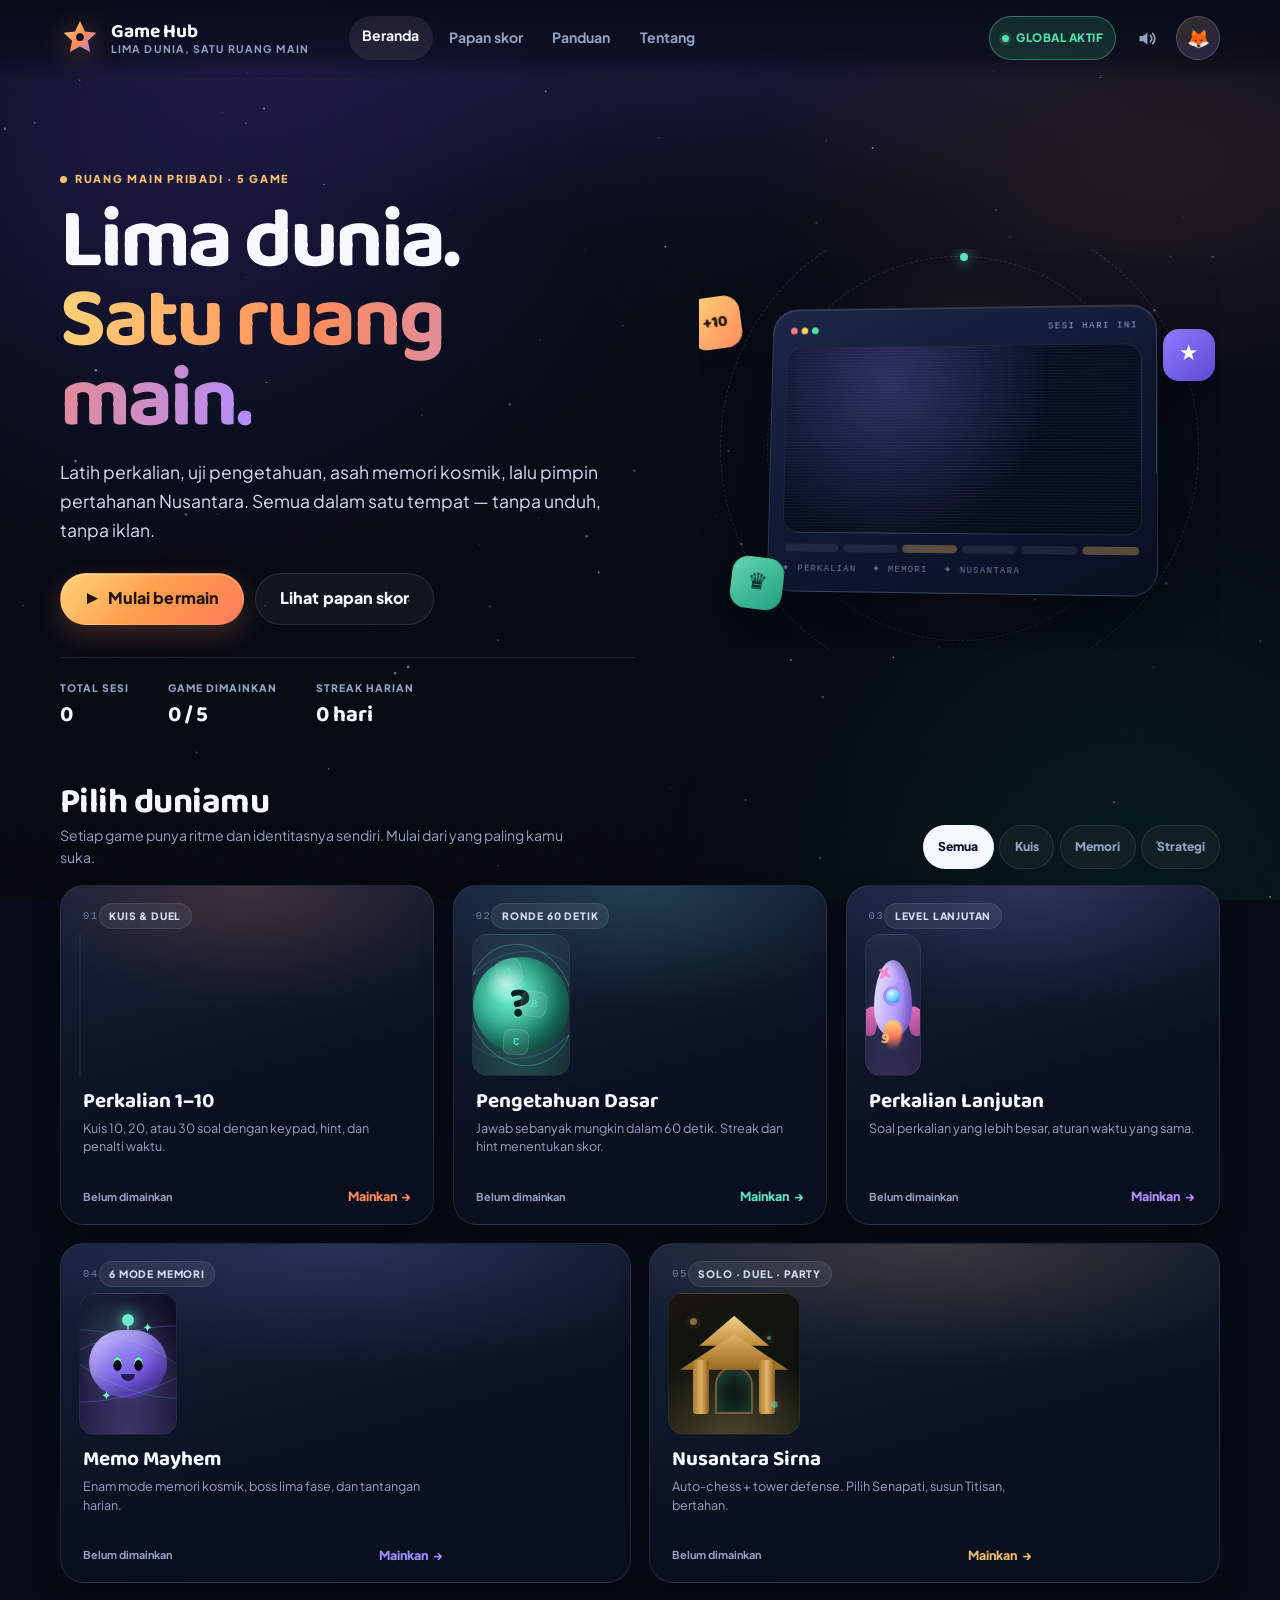
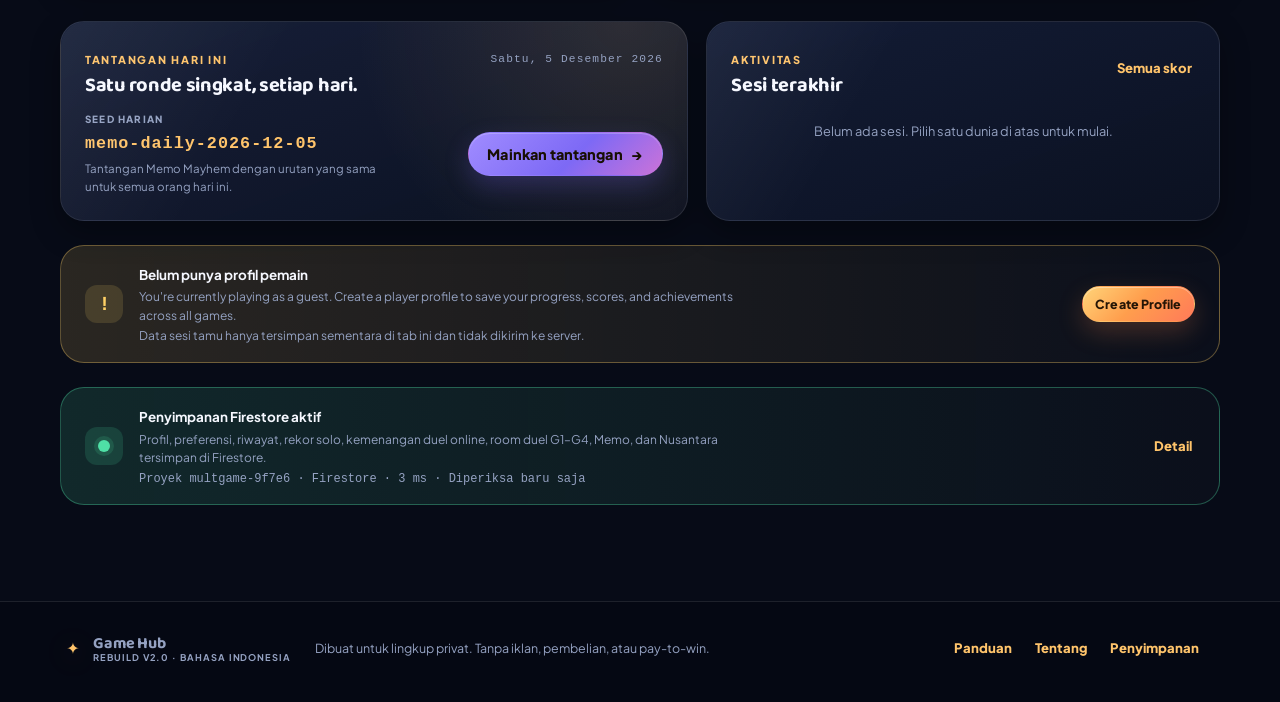
<file: harness-g1g3.html>
<!DOCTYPE html>
<html lang="id">
<head>
  <meta charset="utf-8">
  <meta name="viewport" content="width=device-width, initial-scale=1, viewport-fit=cover">
  <meta name="theme-color" content="#070b17">
  <meta name="description" content="Game Hub — lima game edukasi dan hiburan dalam satu ruang main. Perkalian, pengetahuan dasar, memori kosmik, dan strategi Nusantara.">
  <title>Game Hub — Lima Dunia, Satu Ruang Main</title>
  <link rel="preconnect" href="https://fonts.googleapis.com">
  <link rel="preconnect" href="https://fonts.gstatic.com" crossorigin>
  <link href="https://fonts.googleapis.com/css2?family=Baloo+2:wght@500;600;700;800&family=Plus+Jakarta+Sans:ital,wght@0,400;0,500;0,600;0,700;0,800;1,500&display=swap" rel="stylesheet">
  <link rel="stylesheet" href="css/tokens.css?v=stub-1795632000002">
  <link rel="stylesheet" href="css/base.css?v=stub-1795632000002">
  <link rel="stylesheet" href="css/components.css?v=stub-1795632000002">
  <link rel="stylesheet" href="css/hub.css?v=stub-1795632000002">
  <link rel="stylesheet" href="css/quiz.css?v=stub-1795632000002">
  <link rel="stylesheet" href="css/memo.css?v=stub-1795632000002">
  <link rel="stylesheet" href="css/nusantara.css?v=stub-1795632000002">
</head>
<body>
  <a class="skip-link" href="#main">Lewati ke konten utama</a>

  <div class="ambient" aria-hidden="true">
    <canvas id="starfield" class="ambient__canvas"></canvas>
    <div class="ambient__aurora ambient__aurora--one"></div>
    <div class="ambient__aurora ambient__aurora--two"></div>
    <div class="ambient__grain"></div>
  </div>

  <header class="site-head" id="siteHead">
    <div class="site-head__inner">
      <a class="brand" href="#/" data-nav="hub" aria-label="Game Hub Lima dunia, satu ruang main, kembali ke beranda">
        <span class="brand__mark" aria-hidden="true">
          <svg viewBox="0 0 48 48" role="img" aria-hidden="true">
            <defs>
              <linearGradient id="brandGrad" x1="0" y1="0" x2="1" y2="1">
                <stop offset="0" stop-color="#ffd479"/>
                <stop offset=".55" stop-color="#ff8c5b"/>
                <stop offset="1" stop-color="#9b7bff"/>
              </linearGradient>
            </defs>
            <path d="M24 3.5l5.9 12.6 13.8 1.7-10.2 9.5 2.7 13.6L24 34.3l-12.2 6.6 2.7-13.6L4.3 17.8l13.8-1.7L24 3.5z" fill="url(#brandGrad)"/>
            <circle cx="24" cy="23" r="4.6" fill="#0a0f20"/>
          </svg>
        </span>
        <span class="brand__type">
          <strong>Game Hub</strong>
          <small>Lima dunia, satu ruang main</small>
        </span>
      </a>
      <nav class="site-nav" aria-label="Navigasi utama">
        <a href="#/" data-nav="hub" class="site-nav__link is-active">Beranda</a>
        <button class="site-nav__link" type="button" data-open="leaderboards">Papan skor</button>
        <button class="site-nav__link" type="button" data-open="lontar">Panduan</button>
        <button class="site-nav__link" type="button" data-open="about">Tentang</button>
      </nav>
      <div class="site-head__actions">
        <button class="mode-chip" type="button" id="cloudChip" data-open="cloud-status" data-state="connecting" title="Status penyimpanan global" aria-label="Status penyimpanan: menghubungkan">
          <span class="mode-chip__dot" aria-hidden="true"></span>
          <span class="mode-chip__label" data-cloud-label>Menghubungkan…</span>
        </button>
        <span class="sr-only" role="status" aria-live="polite" data-cloud-live></span>
        <button class="icon-btn" type="button" id="soundToggle" aria-label="Matikan suara" aria-pressed="true" title="Suara">
          <svg class="icon icon--sound-on" viewBox="0 0 24 24" aria-hidden="true"><path d="M4 9v6h4l5 4V5L8 9H4z" fill="currentColor"/><path d="M16.5 8.5a5 5 0 010 7M19 6a8.5 8.5 0 010 12" fill="none" stroke="currentColor" stroke-width="2" stroke-linecap="round"/></svg>
          <svg class="icon icon--sound-off" viewBox="0 0 24 24" aria-hidden="true"><path d="M4 9v6h4l5 4V5L8 9H4z" fill="currentColor"/><path d="M16 9l5 6m0-6l-5 6" fill="none" stroke="currentColor" stroke-width="2" stroke-linecap="round"/></svg>
        </button>
        <button class="avatar-btn" type="button" id="profileButton" aria-label="Profil pemain" title="Profil">
          <span id="profileAvatar">🦊</span>
        </button>
      </div>
    </div>
  </header>

  <main id="main" tabindex="-1">
    <!-- ===== HUB ===== -->
    <section class="view view--hub" id="view-hub" data-view="hub" aria-labelledby="hubTitle">
      <div class="hub-hero">
        <div class="hub-hero__copy">
          <div class="eyebrow"><span class="eyebrow__pulse"></span> Ruang main pribadi · 5 game</div>
          <h1 id="hubTitle">Lima dunia.<br><span class="text-gradient">Satu ruang main.</span></h1>
          <p class="hub-hero__lead">Latih perkalian, uji pengetahuan, asah memori kosmik, lalu pimpin pertahanan Nusantara. Semua dalam satu tempat — tanpa unduh, tanpa iklan.</p>
          <div class="hub-hero__actions">
            <button class="btn btn--primary btn--lg" type="button" data-resume>
              <span class="btn__icon" aria-hidden="true">▶</span>
              <span data-resume-label>Mulai bermain</span>
            </button>
            <button class="btn btn--ghost btn--lg" type="button" data-open="leaderboards">Lihat papan skor</button>
          </div>
          <dl class="hero-stats" id="heroStats">
            <div><dt>Total sesi</dt><dd>0</dd></div>
            <div><dt>Game dimainkan</dt><dd>0 / 5</dd></div>
            <div><dt>Streak harian</dt><dd>0 hari</dd></div>
          </dl>
        </div>
        <div class="hub-hero__stage" aria-hidden="true">
          <div class="orbit orbit--a"><span class="orbit__dot"></span></div>
          <div class="orbit orbit--b"><span class="orbit__dot"></span></div>
          <div class="hero-console">
            <div class="hero-console__top">
              <span class="hero-console__lights"><i></i><i></i><i></i></span>
              <span class="hero-console__tag">SESI HARI INI</span>
            </div>
            <div class="hero-console__screen">
              <div class="hero-console__step" data-stage="1">
                <span class="hero-console__num">7 × 8</span>
                <span class="hero-console__hint">= ?</span>
              </div>
              <div class="hero-console__step" data-stage="2">
                <div class="mini-memory">
                  <i class="mini-memory__cell" style="--c:#ff8a5b">◆</i>
                  <i class="mini-memory__cell" style="--c:#7ee0c2">●</i>
                  <i class="mini-memory__cell" style="--c:#9b7bff">▲</i>
                  <i class="mini-memory__cell" style="--c:#ffd166">★</i>
                </div>
              </div>
              <div class="hero-console__step" data-stage="3">
                <div class="mini-board">
                  <i></i><i class="mini-board__path"></i><i></i>
                  <i class="mini-board__path"></i><i class="mini-board__unit">S</i><i class="mini-board__path"></i>
                  <i></i><i class="mini-board__path"></i><i class="mini-board__core">♜</i>
                </div>
              </div>
            </div>
            <div class="hero-console__pad">
              <span></span><span></span><span></span><span></span><span></span><span></span>
            </div>
            <div class="hero-console__marquee">
              <span>✦ PERKALIAN</span><span>✦ MEMORI</span><span>✦ NUSANTARA</span>
            </div>
          </div>
          <div class="floating-token floating-token--one">+10</div>
          <div class="floating-token floating-token--two">★</div>
          <div class="floating-token floating-token--three">♛</div>
        </div>
      </div>

      <div class="hub-section-head">
        <div>
          <h2>Pilih duniamu</h2>
          <p>Setiap game punya ritme dan identitasnya sendiri. Mulai dari yang paling kamu suka.</p>
        </div>
        <div class="filter-tabs" role="group" aria-label="Filter game">
          <button class="chip is-active" type="button" data-filter="all" aria-pressed="true">Semua</button>
          <button class="chip" type="button" data-filter="kuis" aria-pressed="false">Kuis</button>
          <button class="chip" type="button" data-filter="memori" aria-pressed="false">Memori</button>
          <button class="chip" type="button" data-filter="strategi" aria-pressed="false">Strategi</button>
        </div>
      </div>

      <div class="game-grid" id="gameGrid">
        <button class="game-card game-card--multiply" type="button" data-game="multiply" data-category="kuis">
          <span class="game-card__glow" aria-hidden="true"></span>
          <span class="game-card__top">
            <span class="game-card__index">01</span>
            <span class="badge">Kuis &amp; Duel</span>
          </span>
          <span class="game-card__art game-card__art--multiply" aria-hidden="true">
            <span class="num-tile num-tile--a">7</span>
            <span class="num-tile num-tile--b">×</span>
            <span class="num-tile num-tile--c">8</span>
            <span class="num-tile num-tile--d">?</span>
          </span>
          <span class="game-card__body">
            <span class="game-card__title">Perkalian 1–10</span>
            <span class="game-card__desc">Kuis 10, 20, atau 30 soal dengan keypad, hint, dan penalti waktu.</span>
            <span class="game-card__meta">
              <span class="game-card__stat" data-stat="multiply">Belum dimainkan</span>
              <span class="game-card__cta">Mainkan <span aria-hidden="true">→</span></span>
            </span>
          </span>
        </button>

        <button class="game-card game-card--knowledge" type="button" data-game="knowledge" data-category="kuis">
          <span class="game-card__glow" aria-hidden="true"></span>
          <span class="game-card__top">
            <span class="game-card__index">02</span>
            <span class="badge">Ronde 60 detik</span>
          </span>
          <span class="game-card__art game-card__art--knowledge" aria-hidden="true">
            <span class="globe"><span class="globe__ring"></span><span class="globe__mark">?</span></span>
            <span class="orbit-chip orbit-chip--one">A</span>
            <span class="orbit-chip orbit-chip--two">B</span>
            <span class="orbit-chip orbit-chip--three">C</span>
          </span>
          <span class="game-card__body">
            <span class="game-card__title">Pengetahuan Dasar</span>
            <span class="game-card__desc">Jawab sebanyak mungkin dalam 60 detik. Streak dan hint menentukan skor.</span>
            <span class="game-card__meta">
              <span class="game-card__stat" data-stat="knowledge">Belum dimainkan</span>
              <span class="game-card__cta">Mainkan <span aria-hidden="true">→</span></span>
            </span>
          </span>
        </button>

        <button class="game-card game-card--advmath" type="button" data-game="advmath" data-category="kuis">
          <span class="game-card__glow" aria-hidden="true"></span>
          <span class="game-card__top">
            <span class="game-card__index">03</span>
            <span class="badge">Level lanjutan</span>
          </span>
          <span class="game-card__art game-card__art--advmath" aria-hidden="true">
            <span class="rocket">
              <span class="rocket__body"></span>
              <span class="rocket__window"></span>
              <span class="rocket__fin rocket__fin--l"></span>
              <span class="rocket__fin rocket__fin--r"></span>
              <span class="rocket__flame"></span>
            </span>
            <span class="spark spark--1">×</span>
            <span class="spark spark--2">9</span>
            <span class="spark spark--3">4</span>
          </span>
          <span class="game-card__body">
            <span class="game-card__title">Perkalian Lanjutan</span>
            <span class="game-card__desc">Soal perkalian yang lebih besar, aturan waktu yang sama.</span>
            <span class="game-card__meta">
              <span class="game-card__stat" data-stat="advmath">Belum dimainkan</span>
              <span class="game-card__cta">Mainkan <span aria-hidden="true">→</span></span>
            </span>
          </span>
        </button>

        <button class="game-card game-card--memo" type="button" data-game="memo" data-category="memori">
          <span class="game-card__glow" aria-hidden="true"></span>
          <span class="game-card__top">
            <span class="game-card__index">04</span>
            <span class="badge">6 mode memori</span>
          </span>
          <span class="game-card__art game-card__art--memo" aria-hidden="true">
            <span class="mimo mimo--card">
              <span class="mimo__antenna"></span>
              <span class="mimo__body"><i class="mimo__eye"></i><i class="mimo__eye"></i><i class="mimo__mouth"></i></span>
            </span>
            <span class="memo-orbit memo-orbit--a"></span>
            <span class="memo-orbit memo-orbit--b"></span>
            <span class="memo-star memo-star--a">✦</span>
            <span class="memo-star memo-star--b">✦</span>
          </span>
          <span class="game-card__body">
            <span class="game-card__title">Memo Mayhem</span>
            <span class="game-card__desc">Enam mode memori kosmik, boss lima fase, dan tantangan harian.</span>
            <span class="game-card__meta">
              <span class="game-card__stat" data-stat="memo">Belum dimainkan</span>
              <span class="game-card__cta">Mainkan <span aria-hidden="true">→</span></span>
            </span>
          </span>
        </button>

        <button class="game-card game-card--nusantara" type="button" data-game="nusantara" data-category="strategi">
          <span class="game-card__glow" aria-hidden="true"></span>
          <span class="game-card__top">
            <span class="game-card__index">05</span>
            <span class="badge">Solo · Duel · Party</span>
          </span>
          <span class="game-card__art game-card__art--nusantara" aria-hidden="true">
            <span class="gate">
              <span class="gate__roof gate__roof--top"></span>
              <span class="gate__roof gate__roof--mid"></span>
              <span class="gate__pillar gate__pillar--l"></span>
              <span class="gate__pillar gate__pillar--r"></span>
              <span class="gate__door"></span>
            </span>
            <span class="batik-dot batik-dot--a"></span>
            <span class="batik-dot batik-dot--b"></span>
            <span class="batik-dot batik-dot--c"></span>
          </span>
          <span class="game-card__body">
            <span class="game-card__title">Nusantara Sirna</span>
            <span class="game-card__desc">Auto-chess + tower defense. Pilih Senapati, susun Titisan, bertahan.</span>
            <span class="game-card__meta">
              <span class="game-card__stat" data-stat="nusantara">Belum dimainkan</span>
              <span class="game-card__cta">Mainkan <span aria-hidden="true">→</span></span>
            </span>
          </span>
        </button>
      </div>

      <div class="hub-lower">
        <section class="panel panel--daily" aria-labelledby="dailyTitle">
          <div class="panel__head">
            <div>
              <span class="eyebrow">Tantangan hari ini</span>
              <h3 id="dailyTitle">Satu ronde singkat, setiap hari.</h3>
            </div>
            <span class="daily-date" id="dailyDate">—</span>
          </div>
          <div class="daily-body">
            <div class="daily-seed">
              <span class="daily-seed__label">Seed harian</span>
              <strong id="dailySeed">—</strong>
              <span class="daily-seed__note">Tantangan Memo Mayhem dengan urutan yang sama untuk semua orang hari ini.</span>
            </div>
            <button class="btn btn--accent" type="button" data-daily-memo>Mainkan tantangan <span aria-hidden="true">→</span></button>
          </div>
        </section>

        <section class="panel panel--recent" aria-labelledby="recentTitle">
          <div class="panel__head">
            <div>
              <span class="eyebrow">Aktivitas</span>
              <h3 id="recentTitle">Sesi terakhir</h3>
            </div>
            <button class="text-btn" type="button" data-open="leaderboards">Semua skor</button>
          </div>
          <ul class="recent-list" id="recentList">
            <li class="empty-inline">Belum ada sesi. Pilih satu dunia di atas untuk mulai.</li>
          </ul>
        </section>
      </div>

      <section class="hub-note guest-banner" aria-label="Profil pemain" data-guest-banner hidden>
        <div class="hub-note__icon guest-banner__icon" aria-hidden="true">!</div>
        <div>
          <strong>Belum punya profil pemain</strong>
          <p>You're currently playing as a guest. Create a player profile to save your progress, scores, and achievements across all games.</p>
          <p class="tiny muted">Data sesi tamu hanya tersimpan sementara di tab ini dan tidak dikirim ke server.</p>
        </div>
        <button class="btn btn--primary btn--sm" type="button" data-open="create-profile" data-gh-create-profile>Create Profile</button>
      </section>

      <section class="hub-note identity-banner" aria-label="Profil aktif" data-registered-banner hidden>
        <div class="hub-note__icon identity-banner__avatar" aria-hidden="true" data-gh-identity-avatar>🦊</div>
        <div>
          <strong>Profil aktif · <span data-gh-identity-name>Pemain</span></strong>
          <p class="tiny muted">Identitas ini dipakai otomatis di semua game, papan skor, dan statistik.</p>
        </div>
        <button class="text-btn" type="button" data-open="profile">Kelola profil</button>
      </section>

      <section class="hub-note cloud-banner" aria-label="Status penyimpanan global" data-cloud-banner data-state="connecting">
        <div class="hub-note__icon" aria-hidden="true"><span class="cloud-banner__dot"></span></div>
        <div>
          <strong data-cloud-title>Penyimpanan global: menghubungkan…</strong>
          <p data-cloud-desc>Skor tamu hanya tersimpan sementara di memori tab ini. Koneksi ke Firestore sedang diperiksa.</p>
          <p class="tiny muted cloud-banner__meta" data-cloud-meta>Proyek multgame-9f7e6 · Firebase Firestore</p>
        </div>
        <button class="text-btn" type="button" data-open="cloud-status">Detail</button>
      </section>
    </section>

    <!-- ===== GAME VIEWS (diisi oleh modul game) ===== -->
    <section class="view view--game" id="view-multiply" data-view="multiply" aria-label="Perkalian 1–10" hidden></section>
    <section class="view view--game" id="view-knowledge" data-view="knowledge" aria-label="Pengetahuan Dasar" hidden></section>
    <section class="view view--game" id="view-advmath" data-view="advmath" aria-label="Perkalian 1–10 Lanjutan" hidden></section>
    <section class="view view--game" id="view-memo" data-view="memo" aria-label="Memo Mayhem: Cosmic Recall" hidden></section>
    <section class="view view--game view--nusantara" id="view-nusantara" data-view="nusantara" aria-label="Nusantara Sirna" hidden></section>
  </main>

  <footer class="site-foot">
    <div class="site-foot__inner">
      <span class="brand brand--small">
        <span class="brand__mark" aria-hidden="true">✦</span>
        <span class="brand__type"><strong>Game Hub</strong><small>Rebuild v2.0 · Bahasa Indonesia</small></span>
      </span>
      <p>Dibuat untuk lingkup privat. Tanpa iklan, pembelian, atau pay-to-win.</p>
      <div class="site-foot__links">
        <button class="text-btn" type="button" data-open="lontar">Panduan</button>
        <button class="text-btn" type="button" data-open="about">Tentang</button>
        <button class="text-btn" type="button" data-open="cloud-status">Penyimpanan</button>
      </div>
    </div>
  </footer>

  <div class="toast-stack" id="toastStack" role="status" aria-live="polite"></div>
  <div id="modalRoot"></div>

  <script src="js/core/util.js?v=stub-1795632000002"></script>
  <script src="js/core/audio.js?v=stub-1795632000002"></script>
  <script src="js/core/firebase-config.js?v=stub-1795632000002"></script>
  <!-- Stub harus dipasang sebelum cloud agar adapter memakai window.firebase buatan uji. -->
  <script src="tools/stub-cloud.js"></script>
  <script>
  (function () {
    var params = new URLSearchParams(location.search);
    if (params.get('registered') !== '1') return;
    var uid = params.get('uid') || 'stub-' + Math.random().toString(36).slice(2, 8);
    if (!window.__stubAuthUser) window.__stubAuthUser = { uid: uid };
    window.__stubDocs['players/' + uid] = {
      uid: uid,
      displayName: 'Uji Pemain',
      name: 'Uji Pemain',
      avatar: '🦊',
      registered: true,
      createdAt: new Date().toISOString()
    };
  })();
  </script>
  <script src="js/core/cloud.js?v=stub-1795632000002"></script>
  <script src="js/core/store.js?v=stub-1795632000002"></script>
  <script src="js/core/identity.js?v=stub-1795632000002"></script>
  <script src="js/core/ui.js?v=stub-1795632000002"></script>
  <script>window.GH.ui.countdown=function(){return Promise.resolve();};window.GH.ui.confetti=function(){};</script>
  <script src="js/core/profile-ui.js?v=stub-1795632000002"></script>
  <script src="js/core/room.js?v=stub-1795632000002"></script>
  <script src="js/core/router.js?v=stub-1795632000002"></script>
  <script src="js/data/knowledge.js?v=stub-1795632000002"></script>
  <script src="js/data/advmath.js?v=stub-1795632000002"></script>
  <script src="js/data/nusantara-data.js?v=stub-1795632000002"></script>
  <script src="js/data/ns-schema.js?v=stub-1795632000002"></script>
  <script src="js/data/ns-data.js?v=stub-1795632000002"></script>
  <script src="js/data/ns-rng.js?v=stub-1795632000002"></script>
  <script src="js/data/ns-core.js?v=stub-1795632000002"></script>
  <script src="js/data/ns-battle.js?v=stub-1795632000002"></script>
  <script src="js/data/ns-synergy.js?v=stub-1795632000002"></script>
  <script src="js/data/ns-match.js?v=stub-1795632000002"></script>
  <script src="js/data/ns-id.js?v=stub-1795632000002"></script>
  <script src="js/data/ns-view.js?v=stub-1795632000002"></script>
  <script src="js/game-quiz.js?v=stub-1795632000002"></script>
  <script src="js/data/memo-core.js?v=stub-1795632000002"></script>
  <script src="js/data/memo-data.js?v=stub-1795632000002"></script>
  <script src="js/game-memo.js?v=stub-1795632000002"></script>
  <script src="js/game-nusantara.js?v=stub-1795632000002"></script>
  <script src="js/app.js?v=stub-1795632000002"></script>
</body>
</html>
</file>
<file: css/tokens.css>
/* =========================================================
   Game Hub v2 · Design tokens
   ========================================================= */
:root {
  /* Type */
  --font-display: "Baloo 2", "Trebuchet MS", system-ui, sans-serif;
  --font-body: "Plus Jakarta Sans", "Segoe UI", system-ui, -apple-system, sans-serif;
  --font-mono: "Cascadia Code", "SFMono-Regular", ui-monospace, monospace;

  /* Core palette */
  --bg: #070b17;
  --bg-deep: #040711;
  --bg-soft: #0b1122;
  --surface: #111a31;
  --surface-2: #182342;
  --surface-3: #202d52;
  --surface-glass: rgba(18, 27, 51, 0.72);
  --surface-glass-strong: rgba(20, 30, 57, 0.92);
  --text: #f6f8ff;
  --text-soft: #d7def3;
  --muted: #95a2c2;
  --muted-2: #6f7c9e;
  --line: rgba(255, 255, 255, 0.10);
  --line-strong: rgba(255, 255, 255, 0.18);

  /* Brand */
  --brand: #ffc46b;
  --brand-strong: #ffab3d;
  --brand-soft: rgba(255, 196, 107, 0.14);
  --accent: #8d7bff;
  --accent-2: #ff79c6;
  --accent-soft: rgba(141, 123, 255, 0.16);

  /* Semantic */
  --success: #4fe0a6;
  --success-soft: rgba(79, 224, 166, 0.14);
  --danger: #ff7188;
  --danger-soft: rgba(255, 113, 136, 0.14);
  --warning: #ffd166;
  --warning-soft: rgba(255, 209, 102, 0.14);
  --info: #62c9ff;
  --info-soft: rgba(98, 201, 255, 0.14);

  /* Game identities */
  --g1: #ff8a5b;
  --g1-2: #ffc46b;
  --g1-soft: rgba(255, 138, 91, 0.14);
  --g2: #5de0c2;
  --g2-2: #62c9ff;
  --g2-soft: rgba(93, 224, 194, 0.14);
  --g3: #b18cff;
  --g3-2: #ff79c6;
  --g3-soft: rgba(177, 140, 255, 0.14);
  --g4: #9d8cff;
  --g4-2: #6cf5c8;
  --g4-soft: rgba(157, 140, 255, 0.14);
  --g5: #e6b86a;
  --g5-2: #63d6b0;
  --g5-soft: rgba(230, 184, 106, 0.14);

  /* Spacing */
  --sp-1: 0.25rem;
  --sp-2: 0.5rem;
  --sp-3: 0.75rem;
  --sp-4: 1rem;
  --sp-5: 1.5rem;
  --sp-6: 2rem;
  --sp-7: 3rem;
  --sp-8: 4rem;

  /* Radius */
  --r-xs: 8px;
  --r-sm: 12px;
  --r-md: 16px;
  --r-lg: 24px;
  --r-xl: 32px;
  --r-pill: 999px;

  /* Elevation */
  --shadow-sm: 0 2px 8px rgba(0, 0, 0, 0.22);
  --shadow-md: 0 12px 30px rgba(0, 0, 0, 0.32);
  --shadow-lg: 0 28px 70px rgba(2, 6, 18, 0.55);
  --shadow-glow: 0 0 0 1px rgba(255, 255, 255, 0.06), 0 18px 50px rgba(0, 0, 0, 0.36);

  /* Motion */
  --dur-1: 100ms;
  --dur-2: 160ms;
  --dur-3: 250ms;
  --dur-4: 350ms;
  --ease-out: cubic-bezier(0.22, 1, 0.36, 1);
  --ease-in-out: cubic-bezier(0.65, 0, 0.35, 1);
  --ease-spring: cubic-bezier(0.34, 1.56, 0.64, 1);

  /* Layout */
  --container: 1240px;
  --head-h: 76px;
  --safe-top: env(safe-area-inset-top, 0px);
  --safe-bottom: env(safe-area-inset-bottom, 0px);
  --safe-left: env(safe-area-inset-left, 0px);
  --safe-right: env(safe-area-inset-right, 0px);

  /* Layers */
  --z-ambient: 0;
  --z-content: 10;
  --z-head: 50;
  --z-toast: 90;
  --z-modal: 100;

  color-scheme: dark;
}

/* Theme scope helper */
[data-theme="multiply"] { --theme: var(--g1); --theme-2: var(--g1-2); --theme-soft: var(--g1-soft); }
[data-theme="knowledge"] { --theme: var(--g2); --theme-2: var(--g2-2); --theme-soft: var(--g2-soft); }
[data-theme="advmath"] { --theme: var(--g3); --theme-2: var(--g3-2); --theme-soft: var(--g3-soft); }
[data-theme="memo"] { --theme: var(--g4); --theme-2: var(--g4-2); --theme-soft: var(--g4-soft); }
[data-theme="nusantara"] { --theme: var(--g5); --theme-2: var(--g5-2); --theme-soft: var(--g5-soft); }
[data-theme="hub"] { --theme: var(--brand); --theme-2: var(--accent); --theme-soft: var(--brand-soft); }

/* Reduced motion */
@media (prefers-reduced-motion: reduce) {
  :root {
    --dur-1: 0ms;
    --dur-2: 0ms;
    --dur-3: 0ms;
    --dur-4: 0ms;
  }
}

html[data-reduced-motion="true"] {
  --dur-1: 0ms;
  --dur-2: 0ms;
  --dur-3: 0ms;
  --dur-4: 0ms;
}
html[data-reduced-motion="true"] *,
html[data-reduced-motion="true"] *::before,
html[data-reduced-motion="true"] *::after {
  animation-duration: 0.001ms !important;
  animation-iteration-count: 1 !important;
  transition-duration: 0.001ms !important;
  scroll-behavior: auto !important;
}
</file>
<file: css/base.css>
/* =========================================================
   Game Hub v2 · Base & shell
   ========================================================= */
*, *::before, *::after { box-sizing: border-box; }
* { margin: 0; }
html { -webkit-text-size-adjust: 100%; scroll-behavior: smooth; }
body {
  min-height: 100vh;
  min-height: 100dvh;
  background: var(--bg);
  color: var(--text);
  font-family: var(--font-body);
  font-size: 16px;
  line-height: 1.55;
  overflow-x: hidden;
  -webkit-font-smoothing: antialiased;
  text-rendering: optimizeLegibility;
}
img, svg, canvas { display: block; max-width: 100%; }
button, input, select, textarea { font: inherit; color: inherit; }
button { cursor: pointer; background: none; border: 0; }
a { color: inherit; text-decoration: none; }
ul, ol { list-style: none; padding: 0; }
h1, h2, h3, h4, .font-display {
  font-family: var(--font-display);
  line-height: 1.04;
  letter-spacing: -0.015em;
  font-weight: 700;
}
p { max-width: 68ch; }
::selection { background: rgba(255, 196, 107, 0.3); }

:focus-visible {
  outline: 3px solid var(--brand);
  outline-offset: 3px;
  border-radius: 6px;
}
:focus:not(:focus-visible) { outline: none; }

.skip-link {
  position: fixed;
  top: -60px;
  left: 16px;
  z-index: 999;
  padding: 10px 16px;
  border-radius: var(--r-sm);
  background: var(--brand);
  color: #20160a;
  font-weight: 800;
  transition: top var(--dur-2) var(--ease-out);
}
.skip-link:focus { top: 12px; }

/* ---------- Ambient background ---------- */
.ambient {
  position: fixed;
  inset: 0;
  z-index: var(--z-ambient);
  overflow: hidden;
  pointer-events: none;
  background:
    radial-gradient(ellipse 80% 55% at 50% -10%, rgba(93, 70, 190, 0.30), transparent 65%),
    radial-gradient(ellipse 45% 35% at 90% 18%, rgba(255, 138, 91, 0.10), transparent 70%),
    linear-gradient(180deg, #080d1b 0%, #060a14 60%, #050810 100%);
}
.ambient__canvas { position: absolute; inset: 0; width: 100%; height: 100%; opacity: 0.9; }
.ambient__aurora {
  position: absolute;
  width: 60vw;
  height: 60vw;
  border-radius: 50%;
  filter: blur(100px);
  opacity: 0.30;
}
.ambient__aurora--one {
  top: -20vw;
  left: -15vw;
  background: radial-gradient(circle, #5b3ec9 0%, transparent 70%);
}
.ambient__aurora--two {
  bottom: -30vw;
  right: -18vw;
  background: radial-gradient(circle, #0f7e7a 0%, transparent 70%);
  opacity: 0.18;
}
.ambient__grain {
  position: absolute;
  inset: 0;
  opacity: 0.025;
  background-image: url("data:image/svg+xml,%3Csvg xmlns='http://www.w3.org/2000/svg' width='120' height='120'%3E%3Cfilter id='n'%3E%3CfeTurbulence type='fractalNoise' baseFrequency='.9' numOctaves='3'/%3E%3C/filter%3E%3Crect width='120' height='120' filter='url(%23n)' opacity='.8'/%3E%3C/svg%3E");
}

/* ---------- Shell ---------- */
#app { position: relative; z-index: var(--z-content); min-height: 100dvh; display: flex; flex-direction: column; }
main { flex: 1; outline: none; }
.view { animation: viewIn var(--dur-3) var(--ease-out) both; }
.view[hidden] { display: none !important; }
@keyframes viewIn {
  from { opacity: 0; transform: translateY(10px); }
  to { opacity: 1; transform: none; }
}

.wrap {
  width: 100%;
  max-width: var(--container);
  margin-inline: auto;
  padding-left: calc(clamp(1rem, 3.5vw, 2.5rem) + var(--safe-left));
  padding-right: calc(clamp(1rem, 3.5vw, 2.5rem) + var(--safe-right));
}

/* ---------- Header ---------- */
.site-head {
  position: sticky;
  top: 0;
  z-index: var(--z-head);
  padding-top: var(--safe-top);
  background: linear-gradient(180deg, rgba(7, 11, 23, 0.92), rgba(7, 11, 23, 0.60) 70%, transparent);
  backdrop-filter: blur(18px);
  -webkit-backdrop-filter: blur(18px);
  border-bottom: 1px solid rgba(255, 255, 255, 0.055);
}
.site-head__inner {
  max-width: var(--container);
  margin-inline: auto;
  min-height: var(--head-h);
  padding-left: calc(clamp(1rem, 3.5vw, 2.5rem) + var(--safe-left));
  padding-right: calc(clamp(1rem, 3.5vw, 2.5rem) + var(--safe-right));
  display: flex;
  align-items: center;
  gap: clamp(0.75rem, 2.5vw, 2rem);
}
.brand { display: inline-flex; align-items: center; gap: 0.7rem; flex: none; min-height: 44px; }
.brand__mark { width: 40px; height: 40px; display: grid; place-items: center; filter: drop-shadow(0 4px 14px rgba(255, 170, 70, 0.35)); }
.brand__mark svg { width: 100%; height: 100%; }
.brand__type { display: flex; flex-direction: column; line-height: 1.08; }
.brand__type strong { font-family: var(--font-display); font-size: 1.2rem; letter-spacing: -0.01em; }
.brand__type small { font-size: 0.66rem; letter-spacing: 0.10em; text-transform: uppercase; color: var(--muted); font-weight: 700; }
.brand--small { gap: 0.45rem; }
.brand--small .brand__mark { width: 26px; height: 26px; font-size: 1rem; color: var(--brand); }
.brand--small .brand__type strong { font-size: 1rem; }
.brand--small .brand__type small { font-size: 0.58rem; }

.site-nav { display: flex; align-items: center; gap: 0.15rem; margin-left: 0.5rem; }
.site-nav__link {
  min-height: 44px;
  padding: 0.55rem 0.85rem;
  border-radius: var(--r-pill);
  color: var(--muted);
  font-size: 0.88rem;
  font-weight: 700;
  transition: color var(--dur-2), background var(--dur-2);
}
.site-nav__link:hover { color: var(--text); background: rgba(255, 255, 255, 0.06); }
.site-nav__link.is-active { color: var(--text); background: rgba(255, 255, 255, 0.08); }

.site-head__actions { display: flex; align-items: center; gap: 0.5rem; margin-left: auto; }
.mode-chip {
  display: inline-flex;
  align-items: center;
  gap: 0.45rem;
  min-height: 44px;
  padding: 0.4rem 0.75rem;
  border: 1px solid var(--line);
  border-radius: var(--r-pill);
  background: rgba(255, 255, 255, 0.035);
  color: var(--muted);
  font-size: 0.72rem;
  font-weight: 800;
  letter-spacing: 0.04em;
  text-transform: uppercase;
}
.mode-chip:hover { border-color: var(--line-strong); color: var(--text); }
.mode-chip__dot { width: 7px; height: 7px; flex: none; border-radius: 50%; background: var(--muted); box-shadow: 0 0 0 3px rgba(149, 162, 194, 0.12); }
.mode-chip[data-state="online"] { border-color: rgba(79, 224, 166, 0.42); background: var(--success-soft); color: var(--success); }
.mode-chip[data-state="online"] .mode-chip__dot { background: var(--success); box-shadow: 0 0 0 3px rgba(79, 224, 166, 0.16); }
.mode-chip[data-state="connecting"] { border-color: rgba(98, 201, 255, 0.38); background: var(--info-soft); color: var(--info); }
.mode-chip[data-state="connecting"] .mode-chip__dot { background: var(--info); box-shadow: 0 0 0 3px rgba(98, 201, 255, 0.16); animation: cloudPulse 1.4s ease-in-out infinite; }
.mode-chip[data-state="degraded"],
.mode-chip[data-state="offline"] { border-color: rgba(255, 209, 102, 0.38); background: var(--warning-soft); color: var(--warning); }
.mode-chip[data-state="degraded"] .mode-chip__dot,
.mode-chip[data-state="offline"] .mode-chip__dot { background: var(--warning); box-shadow: 0 0 0 3px rgba(255, 209, 102, 0.14); }
.mode-chip[data-state="error"] { border-color: rgba(255, 113, 136, 0.42); background: var(--danger-soft); color: var(--danger); }
.mode-chip[data-state="error"] .mode-chip__dot { background: var(--danger); box-shadow: 0 0 0 3px rgba(255, 113, 136, 0.15); }
.mode-chip[data-state="idle"],
.mode-chip[data-state="disabled"] { color: var(--muted); }
@keyframes cloudPulse {
  0%, 100% { opacity: 1; transform: scale(1); }
  50% { opacity: 0.5; transform: scale(0.7); }
}
.icon-btn {
  width: 44px; height: 44px;
  display: grid; place-items: center;
  border-radius: 50%;
  color: var(--muted);
  transition: color var(--dur-2), background var(--dur-2), transform var(--dur-1);
}
.icon-btn:hover { color: var(--text); background: rgba(255, 255, 255, 0.07); }
.icon-btn:active { transform: scale(0.93); }
.icon { width: 21px; height: 21px; }
.icon--sound-off { display: none; }
[data-sound="off"] .icon--sound-on { display: none; }
[data-sound="off"] .icon--sound-off { display: block; }
.avatar-btn {
  width: 44px; height: 44px;
  display: grid; place-items: center;
  border-radius: 50%;
  border: 1px solid var(--line-strong);
  background: linear-gradient(145deg, rgba(255, 196, 107, 0.18), rgba(141, 123, 255, 0.20));
  font-size: 1.15rem;
  line-height: 1;
  transition: transform var(--dur-2) var(--ease-spring), border-color var(--dur-2);
}
.avatar-btn:hover { transform: translateY(-2px); border-color: var(--brand); }

/* ---------- Footer ---------- */
.site-foot { border-top: 1px solid var(--line); margin-top: var(--sp-8); background: rgba(4, 7, 16, 0.5); }
.site-foot__inner {
  max-width: var(--container);
  margin-inline: auto;
  padding: var(--sp-5) clamp(1rem, 3.5vw, 2.5rem) calc(var(--sp-6) + var(--safe-bottom));
  display: flex;
  align-items: center;
  gap: var(--sp-5);
  flex-wrap: wrap;
  font-size: 0.78rem;
  color: var(--muted);
}
.site-foot__inner p { flex: 1 1 260px; }
.site-foot__links { display: flex; gap: 1rem; flex-wrap: wrap; }

/* ---------- Utilities ---------- */
.text-gradient {
  background: linear-gradient(100deg, #ffd479 0%, #ff8c5b 45%, #b18cff 100%);
  -webkit-background-clip: text;
  background-clip: text;
  color: transparent;
}
.eyebrow {
  display: inline-flex;
  align-items: center;
  gap: 0.5rem;
  font-size: 0.68rem;
  font-weight: 800;
  letter-spacing: 0.16em;
  text-transform: uppercase;
  color: var(--brand);
}
.eyebrow__pulse {
  width: 7px; height: 7px; border-radius: 50%;
  background: var(--brand);
  box-shadow: 0 0 0 0 rgba(255, 196, 107, 0.5);
  animation: pulse 2.2s infinite;
}
@keyframes pulse {
  0% { box-shadow: 0 0 0 0 rgba(255, 196, 107, 0.45); }
  70% { box-shadow: 0 0 0 8px rgba(255, 196, 107, 0); }
  100% { box-shadow: 0 0 0 0 rgba(255, 196, 107, 0); }
}
.muted { color: var(--muted); }
.small { font-size: 0.82rem; }
.tiny { font-size: 0.72rem; }
.mono { font-family: var(--font-mono); font-variant-numeric: tabular-nums; }
.nowrap { white-space: nowrap; }
.sr-only {
  position: absolute; width: 1px; height: 1px; padding: 0; margin: -1px;
  overflow: hidden; clip: rect(0, 0, 0, 0); white-space: nowrap; border: 0;
}
.scroll-x { overflow-x: auto; scrollbar-width: thin; }
.stack { display: flex; flex-direction: column; gap: var(--sp-4); }
.row { display: flex; align-items: center; gap: var(--sp-3); flex-wrap: wrap; }
.spread { display: flex; align-items: center; justify-content: space-between; gap: var(--sp-4); }
.grow { flex: 1; }

@media (max-width: 900px) {
  .site-nav { display: none; }
  .mode-chip__label { display: none; }
  .mode-chip { min-width: 44px; padding: 0.4rem 0.5rem; justify-content: center; }
}
@media (max-width: 520px) {
  .brand__type small { display: none; }
  .brand { gap: 0.4rem; }
  .brand__mark { width: 32px; height: 32px; }
  .site-head__inner {
    gap: 0.35rem;
    padding-left: calc(0.75rem + var(--safe-left));
    padding-right: calc(0.75rem + var(--safe-right));
  }
  .site-head__actions { gap: 0.35rem; }
  .site-foot__inner { gap: 0.75rem; }
}

/* Gerak dikurangi: berlaku untuk semua halaman, termasuk mode "Kurangi animasi". */
@media (prefers-reduced-motion: reduce) {
  html { scroll-behavior: auto; }
  *, *::before, *::after {
    animation-duration: 0.01ms !important;
    animation-iteration-count: 1 !important;
    transition-duration: 0.01ms !important;
    scroll-behavior: auto !important;
  }
}
html[data-reduced-motion="true"] { scroll-behavior: auto; }
html[data-reduced-motion="true"] *,
html[data-reduced-motion="true"] *::before,
html[data-reduced-motion="true"] *::after {
  animation-duration: 0.01ms !important;
  animation-iteration-count: 1 !important;
  transition-duration: 0.01ms !important;
  scroll-behavior: auto !important;
}
</file>
<file: css/components.css>
/* =========================================================
   Game Hub v2 · Shared components
   ========================================================= */

/* ---------- Buttons ---------- */
.btn {
  --btn-bg: var(--surface-2);
  --btn-fg: var(--text);
  --btn-border: transparent;
  position: relative;
  display: inline-flex;
  align-items: center;
  justify-content: center;
  gap: 0.55rem;
  min-height: 44px;
  padding: 0.65rem 1.15rem;
  border: 1px solid var(--btn-border);
  border-radius: var(--r-pill);
  background: var(--btn-bg);
  color: var(--btn-fg);
  font-weight: 800;
  font-size: 0.9rem;
  line-height: 1.15;
  letter-spacing: 0.005em;
  text-align: center;
  transition: transform var(--dur-1) var(--ease-out), filter var(--dur-2), background var(--dur-2), border-color var(--dur-2), box-shadow var(--dur-2);
  user-select: none;
  -webkit-tap-highlight-color: transparent;
}
.btn:hover { filter: brightness(1.07); }
.btn:active { transform: scale(0.965); }
.btn:disabled, .btn[aria-disabled="true"] {
  opacity: 0.42;
  cursor: not-allowed;
  filter: none;
  transform: none;
}
.btn--primary {
  background: linear-gradient(135deg, #ffd479 0%, #ff9e4d 48%, #ff7a59 100%);
  color: #251506;
  box-shadow: 0 10px 26px rgba(255, 142, 77, 0.22), inset 0 1px 0 rgba(255,255,255,0.35);
}
.btn--accent {
  background: linear-gradient(135deg, #a08cff 0%, #7d69f5 55%, #ff79c6 130%);
  color: #180f04;
  box-shadow: 0 10px 26px rgba(125, 105, 245, 0.24), inset 0 1px 0 rgba(255,255,255,0.22);
}
.btn--success { background: linear-gradient(135deg, #6ff0bd, #2fc38b); color: #06231a; }
.btn--danger { background: linear-gradient(135deg, #ff8a9e, #e84a68); color: #2a0710; }
.btn--ghost {
  background: rgba(255, 255, 255, 0.045);
  color: var(--text);
  border-color: var(--line);
  backdrop-filter: blur(8px);
}
.btn--ghost:hover { border-color: var(--line-strong); background: rgba(255, 255, 255, 0.075); }
.btn--quiet { background: transparent; color: var(--muted); border-color: transparent; }
.btn--quiet:hover { color: var(--text); background: rgba(255,255,255,0.055); }
.btn--outline { background: transparent; color: var(--text); border-color: var(--line-strong); }
.btn--lg { min-height: 52px; padding: 0.85rem 1.5rem; font-size: 1rem; }
.btn--sm { min-height: 36px; padding: 0.4rem 0.8rem; font-size: 0.78rem; }
.btn--icon { width: 44px; padding: 0; border-radius: 50%; flex: none; }
.btn--block { width: 100%; }
.btn__icon { font-size: 0.9em; line-height: 1; }
.btn--theme {
  background: linear-gradient(135deg, var(--theme, var(--brand)) 0%, var(--theme-2, var(--accent)) 100%);
  color: #180f04;
  box-shadow: 0 10px 28px color-mix(in srgb, var(--theme, var(--brand)) 25%, transparent);
}
.text-btn {
  min-height: 44px;
  display: inline-flex;
  align-items: center;
  padding: 0.25rem 0.2rem;
  color: var(--brand);
  font-weight: 800;
  font-size: 0.82rem;
  border-radius: 4px;
}
.text-btn:hover { text-decoration: underline; text-underline-offset: 3px; }

/* ---------- Chips, badges, keys ---------- */
.chip {
  display: inline-flex;
  align-items: center;
  gap: 0.4rem;
  min-height: 44px;
  padding: 0.45rem 0.9rem;
  border: 1px solid var(--line);
  border-radius: var(--r-pill);
  background: rgba(255, 255, 255, 0.035);
  color: var(--muted);
  font-size: 0.76rem;
  font-weight: 800;
  transition: all var(--dur-2);
}
.chip:hover { color: var(--text); border-color: var(--line-strong); }
.chip.is-active { background: var(--text); color: #0a0f1f; border-color: transparent; }
.chip--theme.is-active { background: var(--theme); color: #170f03; }
.chip--toggle[aria-pressed="true"] {
  color: var(--text);
  border-color: rgba(255, 196, 107, 0.55);
  background: rgba(255, 196, 107, 0.10);
}
.badge {
  display: inline-flex;
  align-items: center;
  gap: 0.35rem;
  padding: 0.26rem 0.6rem;
  border-radius: var(--r-pill);
  background: rgba(255, 255, 255, 0.07);
  border: 1px solid rgba(255, 255, 255, 0.09);
  color: var(--text-soft);
  font-size: 0.64rem;
  font-weight: 800;
  letter-spacing: 0.08em;
  text-transform: uppercase;
  white-space: nowrap;
}
.badge--theme { background: var(--theme-soft, var(--brand-soft)); border-color: color-mix(in srgb, var(--theme, var(--brand)) 35%, transparent); color: var(--theme, var(--brand)); }
.badge--success { background: var(--success-soft); border-color: rgba(79,224,166,.3); color: var(--success); }
.badge--danger { background: var(--danger-soft); border-color: rgba(255,113,136,.3); color: var(--danger); }
.badge--warning { background: var(--warning-soft); border-color: rgba(255,209,102,.3); color: var(--warning); }
.badge--info { background: var(--info-soft); border-color: rgba(98,201,255,.3); color: var(--info); }
.kbd {
  display: inline-grid;
  place-items: center;
  min-width: 24px;
  min-height: 24px;
  padding: 0 0.35rem;
  border: 1px solid var(--line-strong);
  border-bottom-width: 2px;
  border-radius: 6px;
  background: rgba(255, 255, 255, 0.06);
  font-family: var(--font-mono);
  font-size: 0.72rem;
  color: var(--text-soft);
}

/* ---------- Panels & cards ---------- */
.panel {
  position: relative;
  border: 1px solid var(--line);
  border-radius: var(--r-lg);
  background: linear-gradient(160deg, rgba(25, 36, 66, 0.72), rgba(12, 18, 35, 0.82));
  box-shadow: var(--shadow-md);
  overflow: hidden;
}
.panel::before {
  content: "";
  position: absolute;
  inset: 0;
  border-radius: inherit;
  pointer-events: none;
  background: linear-gradient(120deg, rgba(255,255,255,0.055), transparent 32%);
}
.panel__head {
  display: flex;
  align-items: flex-start;
  justify-content: space-between;
  gap: var(--sp-4);
  padding: var(--sp-5) var(--sp-5) 0;
}
.panel__head h3 { font-size: 1.25rem; margin-top: 0.25rem; }
.panel__body { padding: var(--sp-5); }
.panel__foot { padding: 0 var(--sp-5) var(--sp-5); }

.card {
  border: 1px solid var(--line);
  border-radius: var(--r-md);
  background: rgba(255, 255, 255, 0.035);
  padding: var(--sp-4);
}
.card__title { font-weight: 800; font-size: 0.95rem; }
.card__desc { font-size: 0.82rem; color: var(--muted); margin-top: 0.25rem; }

.divider { height: 1px; background: var(--line); margin: var(--sp-4) 0; border: 0; }

/* ---------- Inputs ---------- */
.field { display: flex; flex-direction: column; gap: 0.38rem; }
.field > label, .label {
  font-size: 0.72rem;
  font-weight: 800;
  letter-spacing: 0.07em;
  text-transform: uppercase;
  color: var(--muted);
}
.input, .select, .textarea {
  width: 100%;
  min-height: 46px;
  padding: 0.65rem 0.9rem;
  border: 1px solid var(--line-strong);
  border-radius: var(--r-sm);
  background: rgba(4, 8, 18, 0.55);
  color: var(--text);
  font-weight: 600;
  transition: border-color var(--dur-2), box-shadow var(--dur-2), background var(--dur-2);
}
.input::placeholder, .textarea::placeholder { color: var(--muted-2); font-weight: 500; }
.input:focus, .select:focus, .textarea:focus {
  outline: none;
  border-color: var(--brand);
  box-shadow: 0 0 0 3px rgba(255, 196, 107, 0.14);
}
.input--code {
  font-family: var(--font-mono);
  font-size: 1.35rem;
  letter-spacing: 0.32em;
  text-align: center;
  text-transform: uppercase;
}
.input-row { display: flex; gap: 0.5rem; }
.input-row .input { flex: 1; }
.input-error { color: var(--danger); font-size: 0.78rem; font-weight: 700; min-height: 1.1em; }
.input-error:empty { min-height: 0; }
.profile-form .notice { margin-bottom: 0.15rem; }
.profile-form .btn:disabled { opacity: 0.6; cursor: progress; }
.profile-form--edit .identity-card__name { color: var(--success); }
.input-hint { color: var(--muted); font-size: 0.74rem; }

/* ---------- Segmented control ---------- */
.segmented {
  display: inline-flex;
  padding: 4px;
  gap: 3px;
  border: 1px solid var(--line);
  border-radius: var(--r-pill);
  background: rgba(4, 8, 18, 0.48);
}
.segmented__btn {
  min-height: 38px;
  padding: 0.4rem 0.9rem;
  border-radius: var(--r-pill);
  color: var(--muted);
  font-size: 0.8rem;
  font-weight: 800;
  transition: all var(--dur-2);
}
.segmented__btn:hover { color: var(--text); }
.segmented__btn[aria-pressed="true"] {
  background: var(--theme, var(--brand));
  color: #140e03;
  box-shadow: 0 4px 14px rgba(0,0,0,0.24);
}
.segmented--wide { display: flex; width: 100%; }
.segmented--wide .segmented__btn { flex: 1; }

/* ---------- Progress ---------- */
.progress {
  position: relative;
  height: 8px;
  border-radius: var(--r-pill);
  background: rgba(255, 255, 255, 0.09);
  overflow: hidden;
}
.progress__bar {
  height: 100%;
  width: 0%;
  border-radius: inherit;
  background: linear-gradient(90deg, var(--theme, var(--brand)), var(--theme-2, var(--accent)));
  transition: width var(--dur-3) var(--ease-out), background var(--dur-3);
}
.progress--thin { height: 5px; }
.progress--lg { height: 12px; }
.progress.is-danger .progress__bar { background: linear-gradient(90deg, #ffb36b, #ff5c7a); }

/* ---------- Avatar picker ---------- */
.avatar-picker { display: flex; flex-wrap: wrap; gap: 0.4rem; }
.avatar-option {
  width: 44px; height: 44px;
  display: grid; place-items: center;
  border: 1px solid var(--line);
  border-radius: 50%;
  background: rgba(255,255,255,0.04);
  font-size: 1.25rem;
  transition: all var(--dur-2) var(--ease-spring);
}
.avatar-option:hover { transform: translateY(-2px); border-color: var(--line-strong); }
.avatar-option[aria-pressed="true"] {
  border-color: var(--theme, var(--brand));
  background: var(--theme-soft, var(--brand-soft));
  box-shadow: 0 0 0 3px color-mix(in srgb, var(--theme, var(--brand)) 18%, transparent);
  transform: translateY(-2px) scale(1.04);
}

/* ---------- Player identity ---------- */
.player-pill {
  display: inline-flex;
  align-items: center;
  gap: 0.5rem;
  padding: 0.28rem 0.7rem 0.28rem 0.32rem;
  border: 1px solid var(--line);
  border-radius: var(--r-pill);
  background: rgba(255,255,255,0.045);
  font-size: 0.8rem;
  font-weight: 700;
}
.player-pill__avatar {
  width: 26px; height: 26px; border-radius: 50%;
  display: grid; place-items: center;
  background: var(--theme-soft, var(--brand-soft));
  font-size: 0.9rem;
}
.player-pill__name { max-width: 15ch; overflow: hidden; text-overflow: ellipsis; white-space: nowrap; }

/* ---------- Leaderboard ---------- */
.lb { display: flex; flex-direction: column; gap: 2px; }
.lb__row {
  display: grid;
  grid-template-columns: 2.1rem minmax(0, 1fr) auto;
  align-items: center;
  gap: 0.65rem;
  min-height: 48px;
  padding: 0.4rem 0.65rem;
  border-radius: 10px;
  transition: background var(--dur-2);
}
.lb__row:hover { background: rgba(255,255,255,0.04); }
.lb__row + .lb__row { border-top: 1px solid rgba(255,255,255,0.045); }
.lb__rank {
  width: 26px; height: 26px;
  display: grid; place-items: center;
  border-radius: 50%;
  background: rgba(255,255,255,0.06);
  color: var(--muted);
  font-family: var(--font-mono);
  font-size: 0.72rem;
  font-weight: 700;
}
.lb__row:nth-child(1) .lb__rank { background: linear-gradient(135deg, #ffe7a6, #ffb23d); color: #2a1a02; }
.lb__row:nth-child(2) .lb__rank { background: linear-gradient(135deg, #e8eef9, #a9b7cd); color: #1a2233; }
.lb__row:nth-child(3) .lb__rank { background: linear-gradient(135deg, #f0b98d, #c57b45); color: #291507; }
.lb__who { min-width: 0; display: flex; align-items: center; gap: 0.5rem; }
.lb__avatar { flex: none; width: 26px; height: 26px; border-radius: 50%; display: grid; place-items: center; background: rgba(255,255,255,0.07); font-size: 0.85rem; }
.lb__name { font-weight: 700; font-size: 0.84rem; overflow: hidden; text-overflow: ellipsis; white-space: nowrap; }
.lb__sub { color: var(--muted); font-size: 0.66rem; font-weight: 600; }
.lb__value { text-align: right; font-weight: 800; font-size: 0.9rem; font-variant-numeric: tabular-nums; }
.lb__value small { display: block; color: var(--muted); font-size: 0.62rem; font-weight: 700; }
.lb__empty { padding: var(--sp-5); text-align: center; color: var(--muted); font-size: 0.82rem; }
.lb--compact .lb__row { min-height: 42px; }

/* ---------- Empty / loading / error ---------- */
.empty-state {
  display: flex;
  flex-direction: column;
  align-items: center;
  gap: 0.5rem;
  padding: var(--sp-6) var(--sp-4);
  text-align: center;
  color: var(--muted);
}
.empty-state__art { font-size: 2rem; opacity: 0.7; }
.empty-state strong { color: var(--text-soft); font-size: 0.95rem; }
.empty-state p { font-size: 0.8rem; max-width: 34ch; }
.empty-inline { padding: 0.9rem; color: var(--muted); font-size: 0.8rem; text-align: center; }

.skeleton {
  position: relative;
  overflow: hidden;
  border-radius: 10px;
  background: rgba(255,255,255,0.06);
}
.skeleton::after {
  content: "";
  position: absolute;
  inset: 0;
  transform: translateX(-100%);
  background: linear-gradient(90deg, transparent, rgba(255,255,255,0.08), transparent);
  animation: shimmer 1.6s infinite;
}
@keyframes shimmer { to { transform: translateX(100%); } }

/* ---------- Toast ---------- */
.toast-stack {
  position: fixed;
  z-index: var(--z-toast);
  left: 50%;
  bottom: calc(1.25rem + var(--safe-bottom));
  transform: translateX(-50%);
  display: flex;
  flex-direction: column-reverse;
  gap: 0.5rem;
  width: min(92vw, 430px);
  pointer-events: none;
}
.toast {
  display: flex;
  align-items: flex-start;
  gap: 0.65rem;
  padding: 0.75rem 0.9rem;
  border: 1px solid var(--line-strong);
  border-radius: var(--r-md);
  background: rgba(13, 20, 39, 0.96);
  box-shadow: var(--shadow-lg);
  backdrop-filter: blur(14px);
  animation: toastIn var(--dur-3) var(--ease-spring) both;
  pointer-events: auto;
}
.toast.is-leaving { animation: toastOut var(--dur-2) var(--ease-in-out) both; }
.toast__icon {
  width: 26px; height: 26px; flex: none;
  display: grid; place-items: center;
  border-radius: 8px;
  background: var(--info-soft);
  color: var(--info);
  font-size: 0.82rem;
  font-weight: 900;
}
.toast--success .toast__icon { background: var(--success-soft); color: var(--success); }
.toast--danger .toast__icon { background: var(--danger-soft); color: var(--danger); }
.toast--warning .toast__icon { background: var(--warning-soft); color: var(--warning); }
.toast__body { min-width: 0; flex: 1; }
.toast__title { font-size: 0.82rem; font-weight: 800; }
.toast__msg { font-size: 0.76rem; color: var(--muted); margin-top: 0.1rem; }
.toast__close { color: var(--muted); padding: 0.2rem; font-size: 1rem; }
@keyframes toastIn { from { opacity: 0; transform: translateY(14px) scale(0.97); } }
@keyframes toastOut { to { opacity: 0; transform: translateY(8px) scale(0.98); } }

/* ---------- Modal ---------- */
.modal-backdrop {
  position: fixed;
  inset: 0;
  z-index: var(--z-modal);
  display: flex;
  align-items: center;
  justify-content: center;
  padding: max(1rem, var(--safe-top)) 1rem max(1rem, var(--safe-bottom));
  background: rgba(3, 6, 14, 0.72);
  backdrop-filter: blur(8px);
  -webkit-backdrop-filter: blur(8px);
  animation: fadeIn var(--dur-2) var(--ease-out) both;
  overflow-y: auto;
  overscroll-behavior: contain;
}
.modal {
  position: relative;
  width: min(92vw, 560px);
  max-height: min(88dvh, 900px);
  display: flex;
  flex-direction: column;
  border: 1px solid var(--line-strong);
  border-radius: var(--r-lg);
  background: linear-gradient(165deg, #17213d, #0c1326 72%);
  box-shadow: var(--shadow-lg);
  animation: modalIn var(--dur-3) var(--ease-spring) both;
  overflow: hidden;
}
.modal--wide { width: min(94vw, 880px); }
.modal--narrow { width: min(92vw, 420px); }
.modal__head {
  display: flex;
  align-items: flex-start;
  gap: var(--sp-4);
  padding: var(--sp-5) var(--sp-5) 0;
}
.modal__head h2 { font-size: 1.45rem; line-height: 1.1; }
.modal__head p { color: var(--muted); font-size: 0.84rem; margin-top: 0.35rem; }
.modal__close {
  margin-left: auto;
  flex: none;
  width: 38px; height: 38px;
  display: grid; place-items: center;
  border-radius: 50%;
  color: var(--muted);
  font-size: 1.2rem;
}
.modal__close:hover { background: rgba(255,255,255,0.07); color: var(--text); }
.modal__body { padding: var(--sp-5); overflow-y: auto; overscroll-behavior: contain; }
.modal__foot {
  display: flex;
  justify-content: flex-end;
  gap: 0.6rem;
  flex-wrap: wrap;
  padding: var(--sp-4) var(--sp-5) var(--sp-5);
  border-top: 1px solid var(--line);
  background: rgba(4,8,18,0.24);
}
@keyframes fadeIn { from { opacity: 0; } }
@keyframes modalIn { from { opacity: 0; transform: translateY(18px) scale(0.975); } }

/* ---------- Tooltip ---------- */
.tip { position: relative; display: inline-flex; }
.tip__bubble {
  position: absolute;
  bottom: calc(100% + 8px);
  left: 50%;
  transform: translateX(-50%) translateY(4px);
  z-index: 20;
  width: max-content;
  max-width: 220px;
  padding: 0.45rem 0.6rem;
  border: 1px solid var(--line-strong);
  border-radius: 8px;
  background: #0b1224;
  color: var(--text-soft);
  font-size: 0.7rem;
  font-weight: 600;
  line-height: 1.35;
  box-shadow: var(--shadow-md);
  opacity: 0;
  visibility: hidden;
  transition: all var(--dur-2);
  pointer-events: none;
}
.tip:hover .tip__bubble, .tip:focus-within .tip__bubble { opacity: 1; visibility: visible; transform: translateX(-50%) translateY(0); }

/* ---------- Misc ---------- */
.stat-grid { display: grid; grid-template-columns: repeat(auto-fit, minmax(120px, 1fr)); gap: 0.75rem; }
.stat {
  padding: 0.8rem 0.9rem;
  border: 1px solid var(--line);
  border-radius: var(--r-sm);
  background: rgba(255,255,255,0.035);
}
.stat__label { font-size: 0.64rem; letter-spacing: 0.09em; text-transform: uppercase; color: var(--muted); font-weight: 800; }
.stat__value { font-family: var(--font-display); font-size: 1.5rem; line-height: 1.15; margin-top: 0.15rem; font-variant-numeric: tabular-nums; }
.stat__value small { font-family: var(--font-body); font-size: 0.68rem; color: var(--muted); font-weight: 700; }

.notice {
  display: flex;
  align-items: flex-start;
  gap: 0.7rem;
  padding: 0.8rem 0.95rem;
  border: 1px solid var(--line);
  border-left: 3px solid var(--info);
  border-radius: var(--r-sm);
  background: rgba(98, 201, 255, 0.06);
  font-size: 0.78rem;
  color: var(--text-soft);
}
.notice strong { color: var(--info); }
.notice--warning { border-left-color: var(--warning); background: rgba(255, 209, 102, 0.06); }
.notice--warning strong { color: var(--warning); }
.notice--danger { border-left-color: var(--danger); background: rgba(255, 113, 136, 0.06); }
.notice--danger strong { color: var(--danger); }
.notice--success { border-left-color: var(--success); background: rgba(79, 224, 166, 0.06); }
.notice--success strong { color: var(--success); }

.confetti-canvas { position: fixed; inset: 0; z-index: 95; pointer-events: none; }

/* ---------- Cloud status & global boards ---------- */
.stat__value--sm { font-size: 1rem; line-height: 1.25; }
.cloud-status { display: grid; gap: 0.9rem; }
.cloud-hero {
  display: flex; align-items: flex-start; gap: 0.75rem;
  padding: 0.85rem 1rem;
  border: 1px solid var(--line);
  border-radius: var(--r-sm);
  background: rgba(255, 255, 255, 0.035);
}
.cloud-hero__dot {
  flex: none; width: 12px; height: 12px; margin-top: 0.3rem;
  border-radius: 50%; background: var(--muted);
  box-shadow: 0 0 0 4px rgba(149, 162, 194, 0.12);
}
.cloud-hero__body { min-width: 0; }
.cloud-hero__body strong { font-family: var(--font-display); font-size: 1.05rem; }
.cloud-hero__body p { font-size: 0.78rem; color: var(--muted); margin-top: 0.15rem; line-height: 1.5; }
.cloud-hero[data-state="online"] { border-color: rgba(79, 224, 166, 0.4); background: var(--success-soft); }
.cloud-hero[data-state="online"] .cloud-hero__dot { background: var(--success); box-shadow: 0 0 0 4px rgba(79, 224, 166, 0.14); }
.cloud-hero[data-state="connecting"] { border-color: rgba(98, 201, 255, 0.36); background: var(--info-soft); }
.cloud-hero[data-state="connecting"] .cloud-hero__dot { background: var(--info); box-shadow: 0 0 0 4px rgba(98, 201, 255, 0.14); animation: cloudPulse 1.4s ease-in-out infinite; }
.cloud-hero[data-state="degraded"],
.cloud-hero[data-state="offline"] { border-color: rgba(255, 209, 102, 0.36); background: var(--warning-soft); }
.cloud-hero[data-state="degraded"] .cloud-hero__dot,
.cloud-hero[data-state="offline"] .cloud-hero__dot { background: var(--warning); box-shadow: 0 0 0 4px rgba(255, 209, 102, 0.13); }
.cloud-hero[data-state="error"] { border-color: rgba(255, 113, 136, 0.38); background: var(--danger-soft); }
.cloud-hero[data-state="error"] .cloud-hero__dot { background: var(--danger); box-shadow: 0 0 0 4px rgba(255, 113, 136, 0.13); }
.cloud-status .stat p.tiny { margin-top: 0.3rem; line-height: 1.4; }
.cloud-cols { display: grid; grid-template-columns: repeat(2, minmax(0, 1fr)); gap: 0.75rem; }
.cloud-col {
  padding: 0.85rem 1rem;
  border: 1px solid var(--line);
  border-radius: var(--r-sm);
  background: rgba(255, 255, 255, 0.025);
}
.cloud-col h3 { font-family: var(--font-display); font-size: 0.95rem; margin-bottom: 0.5rem; }
.cloud-list { list-style: none; padding: 0; margin: 0; display: grid; gap: 0.4rem; }
.cloud-list li { position: relative; padding-left: 1rem; font-size: 0.76rem; color: var(--text-soft); line-height: 1.45; }
.cloud-list li::before { content: ""; position: absolute; left: 0.1rem; top: 0.55em; width: 5px; height: 5px; border-radius: 50%; background: var(--accent); }
.cloud-col:nth-child(2) .cloud-list li::before { background: var(--muted); }
.cloud-foot { display: flex; align-items: center; gap: 0.75rem; flex-wrap: wrap; }
.cloud-foot p { flex: 1 1 240px; line-height: 1.5; }

.lb-global { margin-top: 0.55rem; padding-top: 0.55rem; border-top: 1px dashed var(--line); }
.lb-global__head { display: flex; align-items: center; justify-content: space-between; gap: 0.5rem; margin-bottom: 0.35rem; }
.lb-global__tag {
  display: inline-flex; align-items: center;
  padding: 0.16rem 0.5rem;
  border: 1px solid rgba(141, 123, 255, 0.32);
  border-radius: var(--r-pill);
  background: var(--accent-soft);
  color: var(--accent);
  font-size: 0.62rem; font-weight: 800; letter-spacing: 0.06em; text-transform: uppercase;
}
.lb-global__state {
  padding: 0.6rem 0.75rem;
  border: 1px dashed var(--line);
  border-radius: var(--r-sm);
  background: rgba(255, 255, 255, 0.02);
  font-size: 0.74rem; color: var(--muted); line-height: 1.5;
}
.lb-global__state--warn { color: var(--warning); border-color: rgba(255, 209, 102, 0.3); background: var(--warning-soft); }
.lb-global__state .text-btn { margin-left: 0.25rem; }
.lb-global__note { margin-top: 0.2rem; line-height: 1.45; }
.lb-global .lb__row { min-height: 42px; }

@media (max-width: 640px) {
  .cloud-cols { grid-template-columns: 1fr; }
}

@media (max-width: 640px) {
  .modal__foot { flex-direction: column-reverse; }
  .modal__foot .btn { width: 100%; }
  .segmented__btn { padding: 0.4rem 0.65rem; font-size: 0.74rem; }
}

/* Layar landscape pendek: modal tetap bisa digulir tanpa memotong aksi. */
@media (max-height: 480px) {
  .modal-backdrop { padding: 6px; align-items: flex-start; }
  .modal { max-height: calc(100dvh - 12px); }
  .modal__head { padding: 12px 14px 0; }
  .modal__body { padding: 12px 14px; }
  .modal__foot { padding: 10px 14px 12px; }
}

/* High-contrast / forced-colors: jangan andalkan gradien atau warna saja. */
@media (forced-colors: active) {
  .btn, .chip, .segmented__btn, .panel, .card, .game-card, .hub-note, .modal {
    border: 1px solid CanvasText;
  }
  .btn--primary, .btn--accent, .btn--success, .btn--danger {
    background: ButtonFace;
    color: ButtonText;
    box-shadow: none;
  }
  .mode-chip__dot, .stat__value, .badge { border: 1px solid CanvasText; }
  .ns-glass-exp { background: ButtonFace; color: ButtonText; border: 2px solid ButtonText; }
  .ns-glass-exp::before { display: none; }
  .ns-glass-hpbar i, .ns-glass-dmgbar i { forced-color-adjust: none; }
}
</file>
<file: css/hub.css>
/* =========================================================
   Game Hub v2 · Hub landing
   ========================================================= */

.view--hub { padding-bottom: var(--sp-6); }
.hub-hero {
  max-width: var(--container);
  margin-inline: auto;
  padding: clamp(2.75rem, 7vw, 5.5rem) clamp(1rem, 3.5vw, 2.5rem) clamp(2rem, 4vw, 3.5rem);
  display: grid;
  grid-template-columns: minmax(0, 1.05fr) minmax(0, 0.95fr);
  align-items: center;
  gap: clamp(2rem, 5vw, 4.5rem);
}
.hub-hero__copy { position: relative; z-index: 2; }
.hub-hero h1 {
  font-size: clamp(2.9rem, 6.6vw, 5.6rem);
  letter-spacing: -0.035em;
  line-height: 0.94;
  margin: 0.75rem 0 1.15rem;
}
.hub-hero__lead { font-size: clamp(0.95rem, 1.5vw, 1.1rem); color: var(--text-soft); max-width: 54ch; line-height: 1.65; }
.hub-hero__actions { display: flex; flex-wrap: wrap; gap: 0.7rem; margin-top: 1.7rem; }
.hero-stats {
  display: flex;
  flex-wrap: wrap;
  gap: clamp(1.2rem, 3vw, 2.6rem);
  margin-top: 2rem;
  padding-top: 1.4rem;
  border-top: 1px solid var(--line);
}
.hero-stats dt { font-size: 0.65rem; letter-spacing: 0.1em; text-transform: uppercase; color: var(--muted); font-weight: 800; }
.hero-stats dd { font-family: var(--font-display); font-size: 1.4rem; font-weight: 700; margin-top: 0.1rem; }
.hero-stats dd small { font-family: var(--font-body); font-size: 0.7rem; color: var(--muted); }

/* Hero stage */
.hub-hero__stage {
  position: relative;
  min-height: 400px;
  display: grid;
  place-items: center;
  perspective: 1200px;
  overflow: hidden;
}
.hub-hero__stage::before {
  content: "";
  position: absolute;
  width: 72%;
  aspect-ratio: 1;
  border-radius: 50%;
  background: radial-gradient(circle, rgba(141, 123, 255, 0.30), rgba(255, 138, 91, 0.08) 45%, transparent 68%);
  filter: blur(24px);
}
.orbit {
  position: absolute;
  border: 1px dashed rgba(255, 255, 255, 0.12);
  border-radius: 50%;
  animation: spin 28s linear infinite;
}
.orbit--a { width: 92%; aspect-ratio: 1; }
.orbit--b { width: 74%; aspect-ratio: 1; animation-direction: reverse; animation-duration: 20s; }
.orbit__dot {
  position: absolute;
  top: -4px; left: 50%;
  width: 8px; height: 8px;
  border-radius: 50%;
  background: var(--brand);
  box-shadow: 0 0 14px var(--brand);
}
.orbit--b .orbit__dot { background: var(--g2); box-shadow: 0 0 14px var(--g2); }
@keyframes spin { to { transform: rotate(360deg); } }

.hero-console {
  position: relative;
  width: min(100%, 390px);
  border: 1px solid rgba(255, 255, 255, 0.14);
  border-radius: 26px;
  background: linear-gradient(155deg, #1c2747 0%, #0e1630 60%, #0a1022 100%);
  box-shadow: 0 40px 80px rgba(1, 4, 12, 0.65), inset 0 1px 0 rgba(255, 255, 255, 0.12);
  padding: 0.9rem;
  transform: rotateY(-7deg) rotateX(5deg);
  animation: float 7s ease-in-out infinite;
}
@keyframes float {
  0%, 100% { transform: rotateY(-7deg) rotateX(5deg) translateY(0); }
  50% { transform: rotateY(-4deg) rotateX(3deg) translateY(-12px); }
}
.hero-console__top { display: flex; align-items: center; justify-content: space-between; padding: 0 0.2rem 0.65rem; }
.hero-console__lights { display: flex; gap: 4px; }
.hero-console__lights i { width: 7px; height: 7px; border-radius: 50%; background: #ff7a7a; }
.hero-console__lights i:nth-child(2) { background: #ffd166; }
.hero-console__lights i:nth-child(3) { background: #4fe0a6; }
.hero-console__tag { font-family: var(--font-mono); font-size: 0.55rem; letter-spacing: 0.18em; color: var(--muted); }
.hero-console__screen {
  position: relative;
  height: 190px;
  border-radius: 16px;
  border: 1px solid rgba(255, 255, 255, 0.10);
  background:
    radial-gradient(circle at 30% 20%, rgba(141, 123, 255, 0.28), transparent 55%),
    linear-gradient(160deg, #0b1228, #070c1b);
  overflow: hidden;
  display: grid;
  place-items: center;
}
.hero-console__screen::after {
  content: "";
  position: absolute;
  inset: 0;
  background: repeating-linear-gradient(0deg, rgba(255,255,255,0.03) 0 1px, transparent 1px 3px);
  pointer-events: none;
}
.hero-console__step {
  grid-area: 1 / 1;
  display: flex;
  align-items: center;
  gap: 0.75rem;
  opacity: 0;
  transform: scale(0.92);
  animation: stageCycle 12s infinite;
}
.hero-console__step[data-stage="2"] { animation-delay: 4s; }
.hero-console__step[data-stage="3"] { animation-delay: 8s; }
@keyframes stageCycle {
  0%, 2% { opacity: 0; transform: scale(0.92); }
  6%, 27% { opacity: 1; transform: scale(1); }
  33%, 100% { opacity: 0; transform: scale(1.05); }
}
.hero-console__num { font-family: var(--font-display); font-size: 3.3rem; font-weight: 800; color: #ffd479; letter-spacing: -0.02em; text-shadow: 0 0 30px rgba(255, 180, 80, 0.35); }
.hero-console__hint { font-family: var(--font-display); font-size: 2.2rem; color: var(--g2); }
.mini-memory { display: grid; grid-template-columns: repeat(2, 48px); gap: 8px; }
.mini-memory__cell {
  display: grid; place-items: center;
  width: 48px; height: 48px;
  border-radius: 12px;
  background: color-mix(in srgb, var(--c) 18%, #0c1428);
  border: 1px solid color-mix(in srgb, var(--c) 45%, transparent);
  color: var(--c);
  font-size: 1.2rem;
  box-shadow: 0 0 18px color-mix(in srgb, var(--c) 18%, transparent);
}
.mini-board { display: grid; grid-template-columns: repeat(3, 38px); grid-template-rows: repeat(3, 38px); gap: 4px; transform: rotateX(18deg); }
.mini-board i { border-radius: 6px; background: rgba(255,255,255,0.035); border: 1px solid rgba(255,255,255,0.05); }
.mini-board__path { background: rgba(230, 184, 106, 0.16) !important; border-color: rgba(230, 184, 106, 0.3) !important; }
.mini-board__unit, .mini-board__core { display: grid; place-items: center; font-style: normal; font-size: 0.8rem; font-weight: 800; }
.mini-board__unit { color: #0c1a16; background: linear-gradient(135deg, #7df0c8, #3bc79a) !important; border-color: transparent !important; }
.mini-board__core { color: #2a1a02; background: linear-gradient(135deg, #ffe6a8, #e6b86a) !important; border-color: transparent !important; }
.hero-console__pad { display: grid; grid-template-columns: repeat(6, 1fr); gap: 5px; padding: 0.65rem 0.15rem 0.15rem; }
.hero-console__pad span { height: 8px; border-radius: 4px; background: rgba(255,255,255,0.08); }
.hero-console__pad span:nth-child(3n) { background: rgba(255, 196, 107, 0.32); }
.hero-console__marquee {
  display: flex;
  gap: 1rem;
  overflow: hidden;
  padding-top: 0.55rem;
  font-family: var(--font-mono);
  font-size: 0.55rem;
  letter-spacing: 0.16em;
  color: var(--muted-2);
  white-space: nowrap;
}
.hero-console__marquee span { animation: marquee 12s linear infinite; }
@keyframes marquee { from { transform: translateX(0); } to { transform: translateX(calc(-100% - 1rem)); } }
.floating-token {
  position: absolute;
  z-index: 3;
  display: grid;
  place-items: center;
  width: 52px; height: 52px;
  border-radius: 16px;
  font-family: var(--font-display);
  font-weight: 800;
  box-shadow: 0 16px 32px rgba(2,6,16,0.4);
  animation: floatY 6s ease-in-out infinite;
}
.floating-token--one {
  top: 12%; left: -2%;
  background: linear-gradient(135deg, #ffd479, #ff8c5b);
  color: #2b1603;
  font-size: 1rem;
  transform: rotate(-8deg);
}
.floating-token--two {
  right: 1%; top: 20%;
  background: linear-gradient(135deg, #8d7bff, #5d4ad5);
  color: #fff;
  font-size: 1.35rem;
  animation-delay: 1.4s;
}
.floating-token--three {
  bottom: 10%; left: 6%;
  background: linear-gradient(135deg, #63d6b0, #1f9f7e);
  color: #06231a;
  font-size: 1.4rem;
  animation-delay: 2.2s;
  transform: rotate(7deg);
}
@keyframes floatY { 0%,100% { translate: 0 0; } 50% { translate: 0 -10px; } }

/* ---------- Section head ---------- */
.hub-section-head {
  max-width: var(--container);
  margin-inline: auto;
  padding: 0 clamp(1rem, 3.5vw, 2.5rem) var(--sp-4);
  display: flex;
  align-items: flex-end;
  justify-content: space-between;
  gap: var(--sp-4);
}
.hub-section-head h2 { font-size: clamp(1.6rem, 3vw, 2.2rem); }
.hub-section-head p { color: var(--muted); font-size: 0.88rem; margin-top: 0.3rem; max-width: 52ch; }
.filter-tabs { display: flex; gap: 0.35rem; flex-wrap: wrap; }

/* ---------- Game grid ---------- */
.game-grid {
  max-width: var(--container);
  margin-inline: auto;
  padding-inline: clamp(1rem, 3.5vw, 2.5rem);
  display: grid;
  grid-template-columns: repeat(6, minmax(0, 1fr));
  gap: clamp(0.8rem, 1.5vw, 1.15rem);
}
.game-card {
  --card-accent: var(--brand);
  position: relative;
  grid-column: span 2;
  min-height: 340px;
  display: flex;
  flex-direction: column;
  text-align: left;
  border: 1px solid var(--line);
  border-radius: var(--r-lg);
  background: linear-gradient(165deg, rgba(26, 36, 65, 0.86), rgba(11, 17, 32, 0.92) 62%);
  box-shadow: var(--shadow-md);
  overflow: hidden;
  isolation: isolate;
  transition: transform var(--dur-3) var(--ease-out), border-color var(--dur-3), box-shadow var(--dur-3);
}
.game-card:nth-child(4), .game-card:nth-child(5) { grid-column: span 3; }
.game-card:hover {
  transform: translateY(-5px);
  border-color: color-mix(in srgb, var(--card-accent) 45%, transparent);
  box-shadow: 0 26px 60px rgba(2, 6, 16, 0.55), 0 0 0 1px color-mix(in srgb, var(--card-accent) 18%, transparent);
}
.game-card:active { transform: translateY(-2px) scale(0.995); }
.game-card__glow {
  position: absolute;
  z-index: -1;
  inset: -40% -20% auto;
  height: 80%;
  background: radial-gradient(ellipse at 50% 50%, color-mix(in srgb, var(--card-accent) 22%, transparent), transparent 65%);
  opacity: 0.8;
  transition: opacity var(--dur-3), transform var(--dur-3);
}
.game-card:hover .game-card__glow { opacity: 1; transform: translateY(6%); }
.game-card__top {
  display: flex;
  align-items: center;
  justify-content: space-between;
  padding: 1rem 1rem 0;
}
.game-card__index { font-family: var(--font-mono); font-size: 0.66rem; letter-spacing: 0.14em; color: var(--muted-2); }
.game-card__art {
  position: relative;
  height: 142px;
  margin: 0.35rem 0.75rem 0;
  border-radius: var(--r-md);
  background:
    radial-gradient(circle at 50% 120%, color-mix(in srgb, var(--card-accent) 32%, transparent), transparent 62%),
    linear-gradient(160deg, rgba(255,255,255,0.05), rgba(0,0,0,0.18));
  border: 1px solid rgba(255, 255, 255, 0.055);
  overflow: hidden;
  display: grid;
  place-items: center;
}
.game-card__art::after {
  content: "";
  position: absolute;
  inset: 0;
  background-image: radial-gradient(rgba(255,255,255,0.13) 0.7px, transparent 0.7px);
  background-size: 12px 12px;
  opacity: 0.35;
  mask-image: linear-gradient(180deg, black, transparent 80%);
}
.game-card__body { display: flex; flex-direction: column; gap: 0.3rem; padding: 0.9rem 1rem 1rem; flex: 1; }
.game-card__title { font-family: var(--font-display); font-size: 1.3rem; line-height: 1.1; font-weight: 700; }
.game-card__desc { font-size: 0.79rem; line-height: 1.5; color: var(--muted); max-width: 40ch; }
.game-card__meta {
  display: flex;
  align-items: center;
  justify-content: space-between;
  gap: 0.6rem;
  margin-top: auto;
  padding-top: 0.85rem;
}
.game-card__stat {
  font-size: 0.68rem;
  font-weight: 700;
  color: var(--muted);
  overflow: hidden;
  text-overflow: ellipsis;
  white-space: nowrap;
}
.game-card__cta {
  flex: none;
  display: inline-flex;
  align-items: center;
  gap: 0.3rem;
  font-size: 0.78rem;
  font-weight: 800;
  color: var(--card-accent);
  transition: gap var(--dur-2);
}
.game-card:hover .game-card__cta { gap: 0.55rem; }
.game-card:hover .game-card__cta span { transform: translateX(2px); }

.game-card--multiply { --card-accent: var(--g1); }
.game-card--knowledge { --card-accent: var(--g2); }
.game-card--advmath { --card-accent: var(--g3); }
.game-card--memo { --card-accent: var(--g4); }
.game-card--nusantara { --card-accent: var(--g5); }

/* Card art · G1 */
.game-card__art--multiply { display: flex; align-items: center; justify-content: center; }
.num-tile {
  position: absolute;
  display: grid;
  place-items: center;
  width: 58px; height: 66px;
  border-radius: 14px;
  font-family: var(--font-display);
  font-size: 2rem;
  font-weight: 800;
  color: #2b1603;
  box-shadow: 0 14px 26px rgba(0,0,0,0.3), inset 0 2px 0 rgba(255,255,255,0.4);
  border: 1px solid rgba(255,255,255,0.3);
}
.num-tile--a { background: linear-gradient(145deg, #ffd479, #ffb84d); transform: translate(-72px, -18px) rotate(-9deg); }
.num-tile--b { background: linear-gradient(145deg, #fff0cb, #ffd479); width: 44px; height: 50px; font-size: 1.4rem; transform: translate(-6px, 8px) rotate(4deg); }
.num-tile--c { background: linear-gradient(145deg, #ffb08a, #ff7a59); color: #2b0b03; transform: translate(56px, -20px) rotate(8deg); }
.num-tile--d {
  width: 38px; height: 44px; font-size: 1.15rem;
  background: rgba(255,255,255,0.08); color: #ffd479;
  border: 1px dashed rgba(255, 212, 121, 0.5);
  box-shadow: none;
  transform: translate(88px, 30px) rotate(-5deg);
}

/* Card art · G2 */
.game-card__art--knowledge { display: grid; place-items: center; }
.globe {
  position: relative;
  width: 96px; height: 96px;
  border-radius: 50%;
  background:
    radial-gradient(circle at 34% 28%, rgba(255,255,255,0.55), transparent 22%),
    radial-gradient(circle at 40% 40%, #72f2d1, #28a48a 55%, #0c4d47 100%);
  box-shadow: 0 0 40px rgba(93, 224, 194, 0.3), inset -14px -12px 30px rgba(0,20,18,0.5);
  animation: floatY 7s ease-in-out infinite;
}
.globe__ring {
  position: absolute;
  inset: -14px -4px;
  border: 1px solid rgba(93, 224, 194, 0.35);
  border-radius: 50%;
  transform: rotate(-18deg);
}
.globe__ring::after {
  content: "";
  position: absolute;
  inset: 8px -14px;
  border: 1px solid rgba(98, 201, 255, 0.18);
  border-radius: 50%;
}
.globe__mark {
  position: absolute;
  inset: 0;
  display: grid;
  place-items: center;
  font-family: var(--font-display);
  font-size: 2.6rem;
  font-weight: 800;
  color: #05231e;
  text-shadow: 0 1px 0 rgba(255,255,255,0.35);
}
.orbit-chip {
  position: absolute;
  width: 26px; height: 26px;
  display: grid; place-items: center;
  border-radius: 8px;
  background: rgba(255,255,255,0.08);
  border: 1px solid rgba(255,255,255,0.14);
  color: var(--g2);
  font-family: var(--font-mono);
  font-size: 0.66rem;
  font-weight: 700;
}
.orbit-chip--one { top: 24px; left: 24%; transform: rotate(-12deg); }
.orbit-chip--two { right: 23%; top: 56px; transform: rotate(9deg); }
.orbit-chip--three { left: 31%; bottom: 20px; transform: rotate(4deg); }

/* Card art · G3 */
.game-card__art--advmath { display: grid; place-items: center; }
.rocket { position: relative; width: 54px; height: 90px; animation: rocketBob 5s ease-in-out infinite; }
@keyframes rocketBob { 0%,100% { transform: translateY(0) rotate(-3deg); } 50% { transform: translateY(-10px) rotate(2deg); } }
.rocket__body {
  position: absolute;
  inset: 0 8px 14px;
  border-radius: 50% 50% 42% 42% / 62% 62% 38% 38%;
  background: linear-gradient(100deg, #f0ebff 0%, #c8b8ff 40%, #8b6fe8 100%);
  box-shadow: inset -6px 0 10px rgba(50,20,110,0.35), 0 10px 30px rgba(141,123,255,0.28);
}
.rocket__window {
  position: absolute;
  top: 26px; left: 50%;
  width: 20px; height: 20px;
  transform: translateX(-50%);
  border-radius: 50%;
  background: radial-gradient(circle at 35% 30%, #d9fbff, #62c9ff 55%, #1f6d9e);
  border: 3px solid #a58dff;
  z-index: 2;
}
.rocket__fin {
  position: absolute;
  bottom: 14px;
  width: 16px; height: 30px;
  background: linear-gradient(180deg, #ff79c6, #c2458d);
  z-index: -1;
}
.rocket__fin--l { left: -4px; border-radius: 12px 2px 8px 12px; transform: rotate(14deg); }
.rocket__fin--r { right: -4px; border-radius: 2px 12px 12px 8px; transform: rotate(-14deg); }
.rocket__flame {
  position: absolute;
  left: 50%; bottom: 0;
  width: 18px; height: 30px;
  transform: translateX(-50%);
  border-radius: 50% 50% 50% 50% / 30% 30% 70% 70%;
  background: linear-gradient(180deg, #ffd479, #ff7a59 55%, transparent);
  filter: blur(1px);
  animation: flame 0.32s infinite alternate;
}
@keyframes flame { to { transform: translateX(-50%) scaleY(0.65) scaleX(1.2); opacity: 0.8; } }
.spark { position: absolute; font-family: var(--font-display); font-weight: 800; opacity: 0.8; }
.spark--1 { top: 20px; left: 24%; color: var(--g3-2); font-size: 1.5rem; transform: rotate(-12deg); }
.spark--2 { bottom: 24px; left: 28%; color: #ffd479; font-size: 0.95rem; transform: rotate(14deg); }
.spark--3 { top: 36px; right: 25%; color: var(--g3); font-size: 1.2rem; transform: rotate(9deg); }

/* Card art · G4 */
.game-card__art--memo {
  background:
    radial-gradient(circle at 50% 100%, rgba(157, 140, 255, 0.35), transparent 60%),
    radial-gradient(circle at 30% 20%, rgba(108, 245, 200, 0.10), transparent 50%),
    linear-gradient(160deg, #14112c, #0a0a1c);
}
.mimo { position: relative; display: block; }
.mimo--card { width: 96px; height: 96px; display: grid; place-items: center; animation: floatY 6s ease-in-out infinite; }
.mimo__body {
  position: relative;
  width: 78px; height: 68px;
  border-radius: 44% 44% 48% 48% / 48% 48% 52% 52%;
  background: linear-gradient(150deg, #b9aaff, #7a63e6 60%, #4d39a8);
  box-shadow: inset -8px -8px 18px rgba(30,10,80,0.4), inset 8px 8px 16px rgba(255,255,255,0.25), 0 0 34px rgba(157,140,255,0.35);
  display: flex;
  align-items: center;
  justify-content: center;
  gap: 12px;
}
.mimo__eye { width: 9px; height: 14px; border-radius: 50%; background: #0a0818; box-shadow: inset 0 3px 0 #6cf5c8; animation: blink 5s infinite; }
@keyframes blink { 0%, 94%, 100% { transform: scaleY(1); } 97% { transform: scaleY(0.1); } }
.mimo__mouth { position: absolute; bottom: 17px; left: 50%; width: 14px; height: 7px; border-radius: 0 0 12px 12px; background: #2b1a55; transform: translateX(-50%); }
.mimo__antenna {
  position: absolute;
  top: 5px; left: 50%;
  width: 2px; height: 20px;
  background: linear-gradient(180deg, #6cf5c8, transparent);
  transform: translateX(-50%);
}
.mimo__antenna::after {
  content: "";
  position: absolute;
  top: -7px; left: 50%;
  width: 12px; height: 12px;
  transform: translateX(-50%);
  border-radius: 50%;
  background: #6cf5c8;
  box-shadow: 0 0 14px #6cf5c8;
}
.memo-orbit {
  position: absolute;
  border: 1px solid rgba(157, 140, 255, 0.28);
  border-radius: 50%;
}
.memo-orbit--a { width: 180px; height: 62px; transform: rotate(-16deg); }
.memo-orbit--b { width: 140px; height: 48px; transform: rotate(22deg); border-color: rgba(108,245,200,0.18); }
.memo-star { position: absolute; color: #6cf5c8; font-size: 0.8rem; animation: twinkle 3s infinite; }
.memo-star--a { top: 24px; right: 24%; }
.memo-star--b { bottom: 28px; left: 22%; animation-delay: 1.2s; }
@keyframes twinkle { 0%,100% { opacity: 0.3; transform: scale(0.8); } 50% { opacity: 1; transform: scale(1.2); } }

/* Card art · G5 */
.game-card__art--nusantara {
  background:
    radial-gradient(circle at 50% 115%, rgba(230, 184, 106, 0.35), transparent 60%),
    linear-gradient(160deg, #17150e, #0b1310);
}
.gate { position: relative; width: 130px; height: 100px; display: grid; place-items: end center; }
.gate__roof {
  position: absolute;
  left: 50%;
  transform: translateX(-50%);
  background: linear-gradient(180deg, #f1cd8a, #c08a37);
  clip-path: polygon(50% 0, 100% 100%, 0 100%);
  filter: drop-shadow(0 6px 14px rgba(230,184,106,0.25));
}
.gate__roof--top { top: 2px; width: 70px; height: 30px; }
.gate__roof--mid { top: 20px; width: 108px; height: 36px; background: linear-gradient(180deg, #e0b166, #9a6a22); }
.gate__pillar {
  position: absolute;
  bottom: 0;
  width: 16px; height: 54px;
  border-radius: 3px;
  background: linear-gradient(90deg, #a77a32, #e3b467 50%, #8a5c1c);
}
.gate__pillar--l { left: 24px; }
.gate__pillar--r { right: 24px; }
.gate__door {
  width: 38px; height: 48px;
  border-radius: 19px 19px 0 0;
  background: linear-gradient(180deg, #101c16, #07110d);
  border: 2px solid rgba(230, 184, 106, 0.45);
  box-shadow: inset 0 0 20px rgba(99, 214, 176, 0.3);
}
.batik-dot { position: absolute; width: 7px; height: 7px; border-radius: 50%; background: var(--g5); opacity: 0.55; box-shadow: 0 0 0 4px rgba(230,184,106,0.08); }
.batik-dot--a { top: 24px; left: 16%; }
.batik-dot--b { bottom: 26px; right: 16%; background: var(--g5-2); }
.batik-dot--c { top: 42px; right: 22%; width: 4px; height: 4px; background: var(--g5-2); }

/* ---------- Lower hub ---------- */
.hub-lower {
  max-width: var(--container);
  margin-inline: auto;
  padding: clamp(1.5rem, 3vw, 2.5rem) clamp(1rem, 3.5vw, 2.5rem) 0;
  display: grid;
  grid-template-columns: 1.1fr 0.9fr;
  gap: clamp(0.8rem, 1.5vw, 1.15rem);
}
.panel--daily {
  background:
    radial-gradient(circle at 90% 0%, rgba(255, 196, 107, 0.12), transparent 45%),
    linear-gradient(160deg, rgba(27, 37, 65, 0.8), rgba(12, 18, 35, 0.9));
}
.daily-date { font-family: var(--font-mono); font-size: 0.7rem; letter-spacing: 0.1em; color: var(--muted); padding-top: 0.3rem; }
.daily-body { display: flex; align-items: center; gap: var(--sp-5); padding: var(--sp-4) var(--sp-5) var(--sp-5); flex-wrap: wrap; }
.daily-seed { flex: 1 1 200px; }
.daily-seed__label { display: block; font-size: 0.62rem; letter-spacing: 0.12em; text-transform: uppercase; color: var(--muted); font-weight: 800; }
.daily-seed strong { display: block; font-family: var(--font-mono); font-size: 1.05rem; color: var(--brand); letter-spacing: 0.06em; margin: 0.2rem 0; }
.daily-seed__note { display: block; font-size: 0.72rem; color: var(--muted); max-width: 40ch; }
.recent-list { padding: var(--sp-3) var(--sp-4) var(--sp-4); }
.recent-item {
  display: flex;
  align-items: center;
  gap: 0.7rem;
  padding: 0.55rem 0.4rem;
  border-bottom: 1px solid rgba(255,255,255,0.045);
}
.recent-item:last-child { border-bottom: 0; }
.recent-item__icon {
  flex: none;
  width: 34px; height: 34px;
  display: grid; place-items: center;
  border-radius: 10px;
  background: var(--theme-soft, rgba(255,255,255,0.06));
  font-size: 0.95rem;
}
.recent-item__body { min-width: 0; flex: 1; }
.recent-item__title { font-size: 0.8rem; font-weight: 700; white-space: nowrap; overflow: hidden; text-overflow: ellipsis; }
.recent-item__meta { font-size: 0.66rem; color: var(--muted); }
.recent-item__value { font-family: var(--font-mono); font-size: 0.75rem; color: var(--brand); font-weight: 700; }

.hub-note {
  width: min(100%, calc(var(--container) - 2 * clamp(1rem, 3.5vw, 2.5rem)));
  margin: clamp(1rem, 2vw, 1.5rem) auto 0;
  padding: var(--sp-4) calc(var(--sp-5) + var(--safe-right)) var(--sp-4) calc(var(--sp-5) + var(--safe-left));
  display: flex;
  align-items: center;
  gap: var(--sp-4);
  border: 1px solid var(--line);
  border-radius: var(--r-lg);
  background: rgba(255, 255, 255, 0.028);
}
.hub-note > div:not(.hub-note__icon) { min-width: 0; flex: 1 1 240px; }
.hub-note__icon {
  flex: none;
  width: 38px; height: 38px;
  display: grid; place-items: center;
  border-radius: 12px;
  background: var(--brand-soft);
  color: var(--brand);
  font-size: 1.1rem;
}
.hub-note strong { font-size: 0.84rem; }
.hub-note p { font-size: 0.75rem; color: var(--muted); margin-top: 0.12rem; overflow-wrap: anywhere; }
.hub-note .text-btn { margin-left: auto; flex: none; }

/* Status penyimpanan global */
.cloud-banner__dot {
  display: block;
  width: 12px; height: 12px;
  border-radius: 50%;
  background: var(--muted);
  box-shadow: 0 0 0 4px rgba(149, 162, 194, 0.12);
}
.cloud-banner__meta { font-family: var(--font-mono); letter-spacing: 0; }
.cloud-banner[data-state="online"] {
  border-color: rgba(79, 224, 166, 0.34);
  background: linear-gradient(90deg, var(--success-soft), rgba(255, 255, 255, 0.02));
}
.cloud-banner[data-state="online"] .hub-note__icon { background: var(--success-soft); color: var(--success); }
.cloud-banner[data-state="online"] .cloud-banner__dot { background: var(--success); box-shadow: 0 0 0 4px rgba(79, 224, 166, 0.14); }
.cloud-banner[data-state="connecting"],
.cloud-banner[data-state="idle"] {
  border-color: rgba(98, 201, 255, 0.3);
  background: linear-gradient(90deg, var(--info-soft), rgba(255, 255, 255, 0.02));
}
.cloud-banner[data-state="connecting"] .hub-note__icon { background: var(--info-soft); color: var(--info); }
.cloud-banner[data-state="connecting"] .cloud-banner__dot { background: var(--info); box-shadow: 0 0 0 4px rgba(98, 201, 255, 0.14); animation: cloudPulse 1.4s ease-in-out infinite; }
.cloud-banner[data-state="degraded"],
.cloud-banner[data-state="offline"] {
  border-color: rgba(255, 209, 102, 0.32);
  background: linear-gradient(90deg, var(--warning-soft), rgba(255, 255, 255, 0.02));
}
.cloud-banner[data-state="degraded"] .hub-note__icon,
.cloud-banner[data-state="offline"] .hub-note__icon { background: var(--warning-soft); color: var(--warning); }
.cloud-banner[data-state="degraded"] .cloud-banner__dot,
.cloud-banner[data-state="offline"] .cloud-banner__dot { background: var(--warning); box-shadow: 0 0 0 4px rgba(255, 209, 102, 0.13); }
.cloud-banner[data-state="error"] {
  border-color: rgba(255, 113, 136, 0.32);
  background: linear-gradient(90deg, var(--danger-soft), rgba(255, 255, 255, 0.02));
}
.cloud-banner[data-state="error"] .hub-note__icon { background: var(--danger-soft); color: var(--danger); }
.cloud-banner[data-state="error"] .cloud-banner__dot { background: var(--danger); box-shadow: 0 0 0 4px rgba(255, 113, 136, 0.13); }

/* Identitas terpusat: tamu vs profil aktif */
.guest-banner {
  border-color: rgba(255, 209, 102, 0.34);
  background: linear-gradient(90deg, var(--warning-soft), rgba(255, 255, 255, 0.02));
}
.guest-banner__icon { background: var(--warning-soft); color: var(--warning); font-weight: 800; }
.guest-banner .btn { margin-left: auto; flex: none; }
.guest-banner[hidden], .identity-banner[hidden] { display: none !important; }
.identity-banner {
  border-color: rgba(79, 224, 166, 0.3);
  background: linear-gradient(90deg, var(--success-soft), rgba(255, 255, 255, 0.02));
}
.identity-banner__avatar {
  background: var(--success-soft);
  color: var(--success);
  font-size: 1.35rem;
}

@media (max-width: 1000px) {
  .hub-hero { grid-template-columns: 1fr; }
  .hub-hero__stage { min-height: 340px; max-width: 560px; width: 100%; margin-inline: auto; }
  .hub-hero__lead { max-width: 62ch; }
  .game-grid { grid-template-columns: repeat(2, minmax(0, 1fr)); }
  .game-card, .game-card:nth-child(4), .game-card:nth-child(5) { grid-column: span 1; }
  .hub-lower { grid-template-columns: 1fr; }
}
@media (max-width: 700px) {
  .hub-hero { padding-top: 2.2rem; }
  .hub-hero__stage { min-height: 290px; }
  .hero-console { width: min(100%, 330px); }
  .hero-console__screen { height: 160px; }
  .hero-console__num { font-size: 2.7rem; }
  .floating-token { width: 42px; height: 42px; border-radius: 13px; }
  .hub-section-head { flex-direction: column; align-items: flex-start; }
  .game-grid { grid-template-columns: 1fr; }
  .game-card { min-height: 310px; }
  .game-card__art { height: 130px; }
  .hub-note { flex-wrap: wrap; }
  .hub-note .text-btn { margin-left: 0; }
}
@media (max-width: 380px) {
  .hub-hero__actions .btn { width: 100%; }
  .hero-stats { gap: 1rem; }
  .daily-body .btn { width: 100%; }
  .hub-note > .btn { width: 100%; margin-left: 0; }
}
@media (prefers-reduced-motion: reduce) {
  .hero-console, .globe, .rocket, .mimo--card, .floating-token, .orbit, .memo-star, .hero-console__step { animation: none !important; }
  .hero-console__step { opacity: 1; display: none; }
  .hero-console__step[data-stage="1"] { display: flex; }
}
</file>
<file: css/quiz.css>
/* =========================================================
   Game Hub v2 · Shared game chrome + G1–G3 quiz
   ========================================================= */

/* ---------- Shared game shell ---------- */
.game-shell {
  min-height: 100dvh;
  --theme-accent: var(--theme, var(--brand));
  position: relative;
}
.game-wrap {
  width: 100%;
  max-width: var(--container);
  margin-inline: auto;
  padding: clamp(1rem, 2.5vw, 2rem) clamp(0.85rem, 3.5vw, 2.5rem) calc(3rem + var(--safe-bottom));
}
.game-wrap--play { max-width: 1180px; }
.game-wrap--narrow { max-width: 900px; }
body[data-route="multiply"] { --theme: var(--g1); --theme-2: var(--g1-2); --theme-soft: var(--g1-soft); }
body[data-route="knowledge"] { --theme: var(--g2); --theme-2: var(--g2-2); --theme-soft: var(--g2-soft); }
body[data-route="advmath"] { --theme: var(--g3); --theme-2: var(--g3-2); --theme-soft: var(--g3-soft); }
body[data-route="memo"] { --theme: var(--g4); --theme-2: var(--g4-2); --theme-soft: var(--g4-soft); }
body[data-route="nusantara"] { --theme: var(--g5); --theme-2: var(--g5-2); --theme-soft: var(--g5-soft); }

/* Game top bar */
.game-head {
  position: sticky;
  top: 0;
  z-index: 40;
  display: flex;
  align-items: center;
  gap: 0.75rem;
  width: 100%;
  max-width: var(--container);
  margin-inline: auto;
  padding: max(0.6rem, var(--safe-top)) clamp(0.85rem, 3.5vw, 2.5rem) 0.6rem;
  background: linear-gradient(180deg, rgba(7, 11, 23, 0.94), rgba(7, 11, 23, 0.55) 75%, transparent);
  backdrop-filter: blur(16px);
  -webkit-backdrop-filter: blur(16px);
}
.back-btn {
  display: inline-flex;
  align-items: center;
  gap: 0.4rem;
  min-height: 44px;
  padding: 0.4rem 0.85rem 0.4rem 0.7rem;
  border: 1px solid var(--line);
  border-radius: var(--r-pill);
  background: rgba(255, 255, 255, 0.045);
  color: var(--text-soft);
  font-size: 0.8rem;
  font-weight: 800;
  transition: background var(--dur-2), border-color var(--dur-2), transform var(--dur-1);
}
.back-btn:hover { background: rgba(255, 255, 255, 0.08); border-color: var(--line-strong); }
.back-btn:active { transform: scale(0.96); }
.game-head__id { display: flex; align-items: center; gap: 0.65rem; min-width: 0; flex: 1; }
.game-head__mark {
  flex: none;
  width: 38px; height: 38px;
  display: grid; place-items: center;
  border-radius: 12px;
  background: var(--theme-soft, var(--brand-soft));
  border: 1px solid color-mix(in srgb, var(--theme, var(--brand)) 38%, transparent);
  color: var(--theme, var(--brand));
  font-family: var(--font-display);
  font-size: 1.15rem;
  font-weight: 800;
}
.game-head__id > div { min-width: 0; line-height: 1.15; }
.game-head__id strong { display: block; font-family: var(--font-display); font-size: 1.02rem; overflow: hidden; text-overflow: ellipsis; white-space: nowrap; }
.game-head__id small { display: block; color: var(--muted); font-size: 0.65rem; font-weight: 700; letter-spacing: 0.06em; text-transform: uppercase; overflow: hidden; text-overflow: ellipsis; white-space: nowrap; }
.game-head__actions { display: flex; align-items: center; gap: 0.15rem; margin-left: auto; }

/* ---------- Game hero / dashboard ---------- */
.game-hero {
  position: relative;
  display: grid;
  grid-template-columns: minmax(0, 1.25fr) minmax(0, 0.75fr);
  align-items: center;
  gap: 1.5rem;
  padding: clamp(1.2rem, 3vw, 2.2rem);
  margin-bottom: 1rem;
  border: 1px solid var(--line);
  border-radius: var(--r-lg);
  overflow: hidden;
  background:
    radial-gradient(ellipse 90% 130% at 100% 0%, color-mix(in srgb, var(--theme, var(--brand)) 15%, transparent), transparent 62%),
    linear-gradient(150deg, rgba(28, 39, 72, 0.82), rgba(10, 16, 32, 0.86));
  box-shadow: var(--shadow-md);
}
.game-hero::after {
  content: "";
  position: absolute;
  inset: 0;
  pointer-events: none;
  background: repeating-linear-gradient(115deg, rgba(255,255,255,0.018) 0 1px, transparent 1px 9px);
}
.game-hero__copy { position: relative; z-index: 1; }
.game-hero h1 { font-size: clamp(2rem, 4.6vw, 3.4rem); margin: 0.4rem 0 0.6rem; letter-spacing: -0.025em; }
.game-hero p { color: var(--text-soft); font-size: clamp(0.85rem, 1.25vw, 0.98rem); max-width: 54ch; }
.game-hero .row { margin-top: 1rem; }
.game-hero__art {
  position: relative;
  z-index: 1;
  display: grid;
  place-items: center;
  min-height: 150px;
}
.quiz-art {
  display: flex;
  align-items: center;
  gap: 0.5rem;
  font-family: var(--font-display);
  font-size: clamp(2.1rem, 4.5vw, 3.3rem);
  font-weight: 800;
  line-height: 1;
  transform: rotate(-3deg);
}
.quiz-art span {
  display: grid;
  place-items: center;
  min-width: 1.5em;
  padding: 0.18em 0.12em;
  border-radius: 0.22em;
  background: linear-gradient(150deg, color-mix(in srgb, var(--theme, var(--brand)) 30%, #111a31), #0c1326);
  border: 1px solid color-mix(in srgb, var(--theme, var(--brand)) 45%, transparent);
  color: var(--text);
  box-shadow: 0 12px 30px rgba(0, 0, 0, 0.35);
}
.quiz-art i { font-style: normal; color: var(--theme, var(--brand)); }
.quiz-art b { color: var(--theme-2, var(--accent)); font-size: 0.8em; }
.quiz-art--rapid span {
  width: 1.7em; height: 1.7em;
  border-radius: 50%;
  color: var(--theme, var(--brand));
  font-size: 1.25em;
  border-width: 2px;
}
.quiz-art--rapid em {
  position: absolute;
  font-style: normal;
  font-size: 0.42em;
  letter-spacing: 0.08em;
  color: var(--muted);
  transform: translateY(3.2em);
}
.quiz-art--rapid { position: relative; }

/* ---------- Dashboard layout ---------- */
.quiz-dash {
  display: grid;
  grid-template-columns: minmax(0, 1.55fr) minmax(0, 0.85fr);
  gap: 1rem;
  margin-top: 1rem;
  align-items: start;
}
.quiz-start .panel__body { gap: 1rem; }
.quiz-count { display: flex; flex-direction: column; gap: 0.4rem; }
.rapid-format { display: flex; align-items: center; gap: 0.7rem; flex-wrap: wrap; }
.quiz-actions { display: flex; flex-wrap: wrap; gap: 0.7rem; }
.quiz-actions .btn { flex: 1 1 160px; }
.quiz-side { display: flex; flex-direction: column; gap: 1rem; }
.best-card__main { display: flex; align-items: baseline; gap: 0.75rem; flex-wrap: wrap; margin-bottom: 1rem; }
.best-card__value { font-family: var(--font-display); font-size: 2.2rem; line-height: 1; color: var(--theme, var(--brand)); font-variant-numeric: tabular-nums; }
.best-card__meta { color: var(--muted); font-size: 0.74rem; font-weight: 600; }
.mini-tabs { display: flex; gap: 0.2rem; padding: 3px; margin-bottom: 0.75rem; border-radius: var(--r-pill); background: rgba(4,8,18,0.42); border: 1px solid var(--line); }
.mini-tab { flex: 1; min-height: 34px; border-radius: var(--r-pill); color: var(--muted); font-size: 0.72rem; font-weight: 800; }
.mini-tab[aria-pressed="true"] { background: var(--theme-soft, var(--brand-soft)); color: var(--theme, var(--brand)); }
.lb-card .panel__body { padding-top: 0.5rem; }
.rules-details {
  border: 1px solid var(--line);
  border-radius: var(--r-sm);
  background: rgba(255,255,255,0.025);
  padding: 0.75rem 0.9rem;
}
.rules-details summary { cursor: pointer; font-size: 0.8rem; font-weight: 800; color: var(--text-soft); min-height: 28px; }
.rules-details ul { margin-top: 0.65rem; display: grid; gap: 0.45rem; }
.rules-details li { position: relative; padding-left: 1rem; color: var(--muted); font-size: 0.76rem; line-height: 1.5; }
.rules-details li::before { content: "•"; position: absolute; left: 0; color: var(--theme, var(--brand)); }

.stat-grid { margin-top: 0.25rem; }
.rule-cards {
  display: grid;
  grid-template-columns: repeat(3, minmax(0, 1fr));
  gap: 0.8rem;
  margin-top: 1rem;
}
.rule-card {
  display: flex;
  gap: 0.75rem;
  padding: 0.95rem;
  border: 1px solid var(--line);
  border-radius: var(--r-md);
  background: linear-gradient(155deg, rgba(255,255,255,0.045), rgba(255,255,255,0.018));
}
.rule-card__icon {
  flex: none;
  width: 34px; height: 34px;
  display: grid; place-items: center;
  border-radius: 10px;
  background: var(--theme-soft, var(--brand-soft));
  color: var(--theme, var(--brand));
  font-size: 0.95rem;
  font-weight: 900;
}
.rule-card h3 { font-size: 0.95rem; margin-bottom: 0.2rem; }
.rule-card p { color: var(--muted); font-size: 0.75rem; line-height: 1.5; }
.rule-card--wide { grid-column: span 1; }

/* Identity */
.identity-card {
  display: grid;
  grid-template-columns: auto minmax(0, 1fr);
  gap: 0.85rem;
  padding: 0.85rem;
  border: 1px solid var(--line);
  border-radius: var(--r-md);
  background: rgba(255,255,255,0.03);
  align-items: start;
}
/* Identitas bersama di semua game */
.guest-notice {
  display: flex;
  align-items: flex-start;
  flex-wrap: wrap;
  gap: 0.6rem 0.75rem;
  max-width: var(--container);
  margin: 0 auto clamp(0.5rem, 1.5vw, 0.9rem);
  padding: 0.6rem 0.85rem;
  border: 1px solid rgba(255, 209, 102, 0.32);
  border-left: 3px solid var(--warning);
  border-radius: var(--r-sm);
  background: rgba(255, 209, 102, 0.07);
  color: var(--text-soft);
  font-size: 0.76rem;
  line-height: 1.45;
}
.guest-notice__icon {
  flex: none;
  width: 22px; height: 22px;
  display: grid; place-items: center;
  border-radius: 50%;
  background: var(--warning-soft);
  color: var(--warning);
  font-weight: 800;
}
.guest-notice p { flex: 1 1 260px; min-width: 0; margin: 0; }
.guest-notice .btn { margin-left: auto; flex: none; }
.game-head__profile { flex: none; }
.identity-card--shared { grid-template-columns: auto minmax(0, 1fr) auto; align-items: center; }
.identity-card__name { font-family: var(--font-display); font-size: 1.05rem; line-height: 1.2; overflow-wrap: anywhere; }
.identity-card__action { flex: none; }
@media (max-width: 560px) {
  .guest-notice .btn, .identity-card__action .btn { width: 100%; }
  .identity-card--shared { grid-template-columns: auto minmax(0, 1fr); }
  .identity-card__action { grid-column: 1 / -1; }
}

.identity-card__avatar {
  width: 54px; height: 54px;
  display: grid; place-items: center;
  border-radius: 16px;
  background: var(--theme-soft, var(--brand-soft));
  border: 1px solid color-mix(in srgb, var(--theme, var(--brand)) 36%, transparent);
  font-size: 1.65rem;
}
.identity-card__body { display: flex; flex-direction: column; gap: 0.3rem; min-width: 0; }
.identity-card__avatars { grid-column: 1 / -1; }
.identity-card .avatar-picker { gap: 0.28rem; }
.identity-card .avatar-option { width: 40px; height: 40px; font-size: 1.1rem; }

/* ---------- Countdown overlay ---------- */
.countdown {
  position: absolute;
  inset: 0;
  z-index: 30;
  display: flex;
  flex-direction: column;
  align-items: center;
  justify-content: center;
  gap: 0.6rem;
  border-radius: inherit;
  background: radial-gradient(circle at 50% 45%, rgba(17, 25, 48, 0.82), rgba(5, 8, 17, 0.94));
  backdrop-filter: blur(8px);
  animation: fadeIn var(--dur-2) var(--ease-out) both;
}
.countdown.is-leaving { animation: fadeIn var(--dur-2) var(--ease-in-out) reverse both; }
.countdown__num {
  font-family: var(--font-display);
  font-size: clamp(4.5rem, 16vw, 9rem);
  line-height: 0.9;
  font-weight: 800;
  color: var(--theme, var(--brand));
  text-shadow: 0 0 48px color-mix(in srgb, var(--theme, var(--brand)) 45%, transparent);
}
.countdown__num.is-pop { animation: countPop 700ms var(--ease-spring) both; }
.countdown.is-pop .countdown__num { animation: countPop 700ms var(--ease-spring) both; }
.countdown.is-final .countdown__num { color: var(--success); font-size: clamp(3rem, 10vw, 6rem); }
.countdown__hint { color: var(--muted); font-weight: 700; font-size: 0.85rem; letter-spacing: 0.08em; text-transform: uppercase; }
@keyframes countPop {
  0% { transform: scale(0.6); opacity: 0; }
  55% { transform: scale(1.08); opacity: 1; }
  100% { transform: scale(1); opacity: 1; }
}

/* ---------- Timed play ---------- */
.quiz-stage { position: relative; }
.quiz-play-top {
  display: flex;
  flex-wrap: wrap;
  align-items: center;
  gap: 1rem;
  justify-content: space-between;
  margin-bottom: 0.65rem;
}
.quiz-progress { min-width: min(100%, 320px); flex: 1; }
.quiz-progress__label { font-size: 0.62rem; font-weight: 800; letter-spacing: 0.1em; text-transform: uppercase; color: var(--muted); }
.quiz-dots { display: flex; flex-wrap: wrap; gap: 4px; margin: 0.35rem 0; }
.quiz-dot {
  width: 12px; height: 12px;
  border-radius: 4px;
  background: rgba(255,255,255,0.08);
  border: 1px solid rgba(255,255,255,0.06);
  transition: background var(--dur-2), transform var(--dur-2);
}
.quiz-dot.is-done { background: var(--success); border-color: transparent; }
.quiz-dot.is-now { background: var(--theme, var(--brand)); border-color: transparent; transform: scale(1.25); box-shadow: 0 0 0 3px color-mix(in srgb, var(--theme, var(--brand)) 22%, transparent); }
.quiz-progress__count { font-family: var(--font-mono); font-size: 0.72rem; color: var(--muted); }
.quiz-live-stats { display: flex; gap: 0.5rem; flex-wrap: wrap; }
.live-stat {
  min-width: 78px;
  padding: 0.42rem 0.65rem;
  border: 1px solid var(--line);
  border-radius: 12px;
  background: rgba(255,255,255,0.035);
}
.live-stat__label { display: block; font-size: 0.58rem; font-weight: 800; letter-spacing: 0.1em; text-transform: uppercase; color: var(--muted); }
.live-stat strong { display: block; font-family: var(--font-display); font-size: 1.08rem; font-variant-numeric: tabular-nums; line-height: 1.2; }
.text-success { color: var(--success) !important; }
.text-danger { color: var(--danger) !important; }
.text-warning { color: var(--warning) !important; }
.quiz-timebar { margin-bottom: 0.8rem; }
.quiz-play-grid {
  display: grid;
  grid-template-columns: minmax(0, 1.55fr) minmax(0, 0.85fr);
  gap: 0.9rem;
  align-items: stretch;
}
.question-panel {
  display: flex;
  flex-direction: column;
  padding: 1rem;
  min-height: 380px;
}
.question-panel__top { display: flex; align-items: center; justify-content: space-between; gap: 0.5rem; flex-wrap: wrap; }
.question-panel__warn { display: flex; align-items: center; gap: 0.3rem; font-size: 0.62rem; font-weight: 800; letter-spacing: 0.06em; text-transform: uppercase; color: var(--muted); }
.question-panel__warn i { width: 9px; height: 9px; border-radius: 50%; background: rgba(255,255,255,0.1); border: 1px solid rgba(255,255,255,0.12); }
.question-panel__warn i.is-on { background: var(--danger); border-color: transparent; box-shadow: 0 0 8px rgba(255,113,136,0.5); }
.question-expression {
  display: flex;
  align-items: center;
  justify-content: center;
  flex-wrap: wrap;
  gap: clamp(0.4rem, 1.5vw, 0.9rem);
  flex: 1;
  min-height: 150px;
  padding: 1rem 0;
  font-family: var(--font-display);
  font-size: clamp(2.6rem, 7.5vw, 5rem);
  font-weight: 800;
  line-height: 1;
  text-align: center;
  outline: none;
}
.question-expression > span { color: var(--text); }
.question-expression > i { font-style: normal; color: var(--theme, var(--brand)); font-size: 0.7em; }
.question-expression > b { color: var(--muted); font-size: 0.7em; }
.question-answer {
  display: inline-grid;
  place-items: center;
  min-width: 1.6em;
  min-height: 1.25em;
  padding: 0 0.12em;
  border-radius: 0.12em;
  background: linear-gradient(160deg, rgba(255,255,255,0.09), rgba(255,255,255,0.03));
  border-bottom: 4px solid var(--theme, var(--brand));
  color: var(--theme, var(--brand));
  font-style: normal;
  font-variant-numeric: tabular-nums;
  transition: color var(--dur-2), border-color var(--dur-2), background var(--dur-2);
}
.question-answer.is-correct { color: var(--success); border-color: var(--success); background: var(--success-soft); }
.question-answer.is-wrong { color: var(--danger); border-color: var(--danger); background: var(--danger-soft); }
.question-answer.is-pop { animation: answerPop 180ms var(--ease-spring); }
@keyframes answerPop { from { transform: scale(1.14); } }
.is-shake { animation: shake 320ms var(--ease-in-out); }
@keyframes shake {
  0%, 100% { transform: translateX(0); }
  20% { transform: translateX(-8px); }
  40% { transform: translateX(7px); }
  60% { transform: translateX(-5px); }
  80% { transform: translateX(3px); }
}
.feedback-line { min-height: 1.5em; text-align: center; font-size: 0.82rem; font-weight: 700; color: var(--muted); }
.feedback-line.is-correct { color: var(--success); }
.feedback-line.is-wrong { color: var(--danger); }
.feedback-line strong { margin-right: 0.3rem; }
.hint-box {
  display: none;
  gap: 0.35rem;
  flex-direction: column;
  padding: 0.7rem 0.85rem;
  margin-top: 0.5rem;
  border: 1px dashed color-mix(in srgb, var(--theme, var(--brand)) 38%, transparent);
  border-radius: var(--r-sm);
  background: var(--theme-soft, var(--brand-soft));
  font-size: 0.78rem;
  color: var(--text-soft);
  line-height: 1.5;
}
.hint-box.is-open { display: flex; animation: viewIn var(--dur-3) var(--ease-out) both; }
.hint-box strong { color: var(--theme, var(--brand)); font-size: 0.65rem; letter-spacing: 0.08em; text-transform: uppercase; }
.hint-actions { display: flex; flex-wrap: wrap; gap: 0.4rem; margin-top: 0.65rem; }
.hint-actions .btn { min-height: 38px; font-size: 0.72rem; padding-inline: 0.65rem; }
.hint-cost { font-size: 0.62rem; color: var(--warning); font-weight: 700; }
.hint-note { margin-top: 0.4rem; }
.keypad-panel {
  display: flex;
  flex-direction: column;
  padding: 0.9rem;
  border: 1px solid var(--line);
  border-radius: var(--r-lg);
  background: linear-gradient(160deg, rgba(25,36,66,0.72), rgba(9,14,28,0.86));
  box-shadow: var(--shadow-md);
}
.keypad {
  display: grid;
  grid-template-columns: repeat(3, minmax(0, 1fr));
  gap: 0.45rem;
}
.key {
  min-height: 56px;
  border: 1px solid var(--line-strong);
  border-radius: 14px;
  background: linear-gradient(155deg, rgba(255,255,255,0.09), rgba(255,255,255,0.035));
  color: var(--text);
  font-family: var(--font-display);
  font-size: 1.4rem;
  font-weight: 800;
  transition: transform var(--dur-1), background var(--dur-2), border-color var(--dur-2);
}
.key:hover { background: rgba(255,255,255,0.12); border-color: color-mix(in srgb, var(--theme, var(--brand)) 45%, transparent); }
.key:active { transform: scale(0.94); }
.key--soft { color: var(--warning); font-size: 1.1rem; }
.key--go { background: linear-gradient(150deg, var(--theme, var(--brand)), var(--theme-2, var(--accent))); color: #170f04; border-color: transparent; }
.keypad-note { margin-top: 0.55rem; color: var(--muted); font-size: 0.68rem; text-align: center; }
.quiz-mini-side { display: grid; grid-template-columns: repeat(3, 1fr); gap: 0.35rem; margin-top: 0.65rem; padding-top: 0.65rem; border-top: 1px solid var(--line); }
.quiz-mini-side div { min-width: 0; }
.quiz-mini-side .label { display: block; font-size: 0.55rem; }
.quiz-mini-side strong { font-size: 0.8rem; font-variant-numeric: tabular-nums; }

/* ---------- Timed multiple choice (G3) ---------- */
.quiz-play-grid--choice {
  grid-template-columns: minmax(0, 1fr);
}
.question-panel--choice {
  width: 100%;
  max-width: 820px;
  margin-inline: auto;
  min-height: 0;
}
.timed-question {
  display: flex;
  align-items: center;
  flex: 0 0 auto;
  padding: 1.1rem 0 0.9rem;
  outline: none;
}
.timed-question h2 {
  margin: 0;
  font-size: clamp(1.02rem, 2.2vw, 1.3rem);
  line-height: 1.45;
  font-weight: 800;
}
.timed-options { margin-bottom: 0.75rem; }
.timed-options .option {
  min-height: 56px;
  font-size: 0.92rem;
}
.question-panel--choice .hint-actions { margin-top: auto; padding-top: 0.65rem; }
@media (max-width: 560px) {
  .question-panel--choice { padding: 0.85rem; }
  .timed-question { padding-top: 0.8rem; }
  .timed-options .option { min-height: 52px; font-size: 0.86rem; }
}

/* ---------- Rapid G2 ---------- */
.rapid-top {
  display: flex;
  align-items: center;
  flex-wrap: wrap;
  gap: 0.8rem;
  margin-bottom: 0.8rem;
}
.rapid-timer {
  position: relative;
  flex: none;
  width: 74px; height: 74px;
  border-radius: 50%;
  background: conic-gradient(var(--theme, var(--brand)) var(--left, 100%), rgba(255,255,255,0.08) 0);
  display: grid;
  place-items: center;
  box-shadow: 0 0 24px color-mix(in srgb, var(--theme, var(--brand)) 18%, transparent);
}
.rapid-timer::before { content: ""; position: absolute; inset: 5px; border-radius: 50%; background: #0b1224; }
.rapid-timer__inner { position: relative; text-align: center; line-height: 1; }
.rapid-timer__inner strong { display: block; font-family: var(--font-display); font-size: 1.55rem; font-variant-numeric: tabular-nums; }
.rapid-timer__inner small { font-size: 0.52rem; color: var(--muted); font-weight: 800; text-transform: uppercase; letter-spacing: 0.08em; }
.rapid-timer.is-low { background: conic-gradient(var(--danger) var(--left, 100%), rgba(255,255,255,0.08) 0); animation: pulse 1s infinite; }
.rapid-scores { display: flex; gap: 0.4rem; flex-wrap: wrap; flex: 1; }
.rapid-progress { flex: 1 1 220px; min-width: 180px; }
.rapid-progress .progress { margin-bottom: 0.25rem; }
.rapid-grid {
  display: grid;
  grid-template-columns: minmax(0, 1.6fr) minmax(0, 0.8fr);
  gap: 0.9rem;
  align-items: start;
}
.rapid-question { padding: 1.1rem; }
.rapid-question__top { display: flex; align-items: center; gap: 0.45rem; flex-wrap: wrap; }
.rapid-question h2 {
  font-size: clamp(1.2rem, 2.4vw, 1.7rem);
  line-height: 1.3;
  margin: 0.9rem 0 1rem;
  min-height: 3.2em;
  letter-spacing: -0.01em;
}
.options { display: grid; gap: 0.55rem; }
.option {
  display: flex;
  align-items: center;
  gap: 0.75rem;
  width: 100%;
  min-height: 56px;
  padding: 0.6rem 0.85rem;
  border: 1px solid var(--line-strong);
  border-radius: var(--r-md);
  background: rgba(255,255,255,0.035);
  color: var(--text-soft);
  text-align: left;
  font-weight: 700;
  font-size: 0.88rem;
  transition: background var(--dur-2), border-color var(--dur-2), transform var(--dur-1), opacity var(--dur-2);
}
.option:hover:not(:disabled) { background: rgba(255,255,255,0.075); border-color: color-mix(in srgb, var(--theme, var(--brand)) 45%, transparent); }
.option:active:not(:disabled) { transform: scale(0.985); }
.option:disabled { cursor: default; }
.option__key {
  flex: none;
  width: 32px; height: 32px;
  display: grid; place-items: center;
  border-radius: 9px;
  background: rgba(255,255,255,0.07);
  color: var(--muted);
  font-family: var(--font-mono);
  font-size: 0.75rem;
  font-weight: 800;
}
.option__text { flex: 1; min-width: 0; }
.option__mark { flex: none; width: 20px; height: 20px; border-radius: 50%; border: 1px solid rgba(255,255,255,0.12); }
.option.is-correct { border-color: rgba(79,224,166,0.65); background: rgba(79,224,166,0.12); color: #d8fff0; }
.option.is-correct .option__key { background: rgba(79,224,166,0.22); color: var(--success); }
.option.is-correct .option__mark { background: var(--success); border-color: transparent; box-shadow: inset 0 0 0 4px #0e1a2c; }
.option.is-wrong { border-color: rgba(255,113,136,0.65); background: rgba(255,113,136,0.10); color: #ffe0e5; }
.option.is-wrong .option__mark { background: var(--danger); border-color: transparent; box-shadow: inset 0 0 0 4px #1d1220; }
.option.is-removed { opacity: 0.35; text-decoration: line-through; }
.rapid-feedback {
  min-height: 2.4rem;
  margin-top: 0.8rem;
  display: flex;
  align-items: center;
  gap: 0.55rem;
  padding: 0.5rem 0.7rem;
  border-radius: var(--r-sm);
  background: rgba(255,255,255,0.03);
  color: var(--muted);
  font-size: 0.78rem;
  opacity: 0;
  transform: translateY(4px);
  transition: opacity var(--dur-2), transform var(--dur-2);
}
.rapid-feedback.is-visible { opacity: 1; transform: none; }
.rapid-feedback.is-correct { background: var(--success-soft); color: var(--success); }
.rapid-feedback.is-wrong { background: var(--danger-soft); color: var(--danger); }
.rapid-feedback strong { flex: none; font-weight: 800; }
.rapid-helpers { display: flex; align-items: center; gap: 0.65rem; flex-wrap: wrap; margin-top: 0.6rem; }
.rapid-side { display: flex; flex-direction: column; gap: 0.8rem; }
.streak-steps { display: flex; gap: 3px; flex-wrap: wrap; margin-bottom: 0.65rem; }
.streak-steps i { width: 11px; height: 11px; border-radius: 50%; background: rgba(255,255,255,0.08); border: 1px solid rgba(255,255,255,0.05); }
.streak-steps i.is-on { background: var(--theme, var(--brand)); border-color: transparent; }
.streak-steps i.is-milestone { outline: 1px solid rgba(255,255,255,0.28); outline-offset: 1px; }
.streak-steps i.is-milestone.is-on { background: var(--warning); }
.explanation-panel .panel__body p { font-size: 0.8rem; color: var(--text-soft); line-height: 1.55; }
.rapid-tip strong { display: block; font-size: 0.7rem; color: var(--theme, var(--brand)); text-transform: uppercase; letter-spacing: 0.08em; margin-bottom: 0.25rem; }

/* ---------- Result screens ---------- */
.result-screen, .duel-result {
  padding: clamp(1rem, 2.5vw, 1.8rem);
  border: 1px solid var(--line);
  border-radius: var(--r-lg);
  background:
    radial-gradient(ellipse 80% 70% at 50% 0%, color-mix(in srgb, var(--theme, var(--brand)) 15%, transparent), transparent 62%),
    linear-gradient(160deg, rgba(25, 36, 66, 0.82), rgba(9, 14, 28, 0.9));
  box-shadow: var(--shadow-lg);
}
.result-hero { text-align: center; padding: 0.6rem 0 1.3rem; }
.result-hero__badge {
  display: inline-flex;
  align-items: center;
  gap: 0.35rem;
  padding: 0.35rem 0.8rem;
  margin-bottom: 0.8rem;
  border-radius: var(--r-pill);
  background: var(--theme-soft, var(--brand-soft));
  border: 1px solid color-mix(in srgb, var(--theme, var(--brand)) 40%, transparent);
  color: var(--theme, var(--brand));
  font-size: 0.68rem;
  font-weight: 800;
  letter-spacing: 0.08em;
  text-transform: uppercase;
}
.result-hero h1 { font-size: clamp(1.65rem, 4vw, 2.7rem); line-height: 1.08; }
.result-hero p { margin: 0.55rem auto 0; color: var(--muted); font-size: 0.86rem; max-width: 56ch; }
.result-metrics {
  display: grid;
  grid-template-columns: repeat(auto-fit, minmax(110px, 1fr));
  gap: 0.55rem;
  margin: 0.2rem 0 1.2rem;
}
.result-metric {
  padding: 0.75rem 0.8rem;
  border: 1px solid var(--line);
  border-radius: var(--r-sm);
  background: rgba(255,255,255,0.035);
  text-align: center;
}
.result-metric span { display: block; font-size: 0.62rem; font-weight: 800; letter-spacing: 0.07em; text-transform: uppercase; color: var(--muted); margin-bottom: 0.15rem; }
.result-metric strong { font-family: var(--font-display); font-size: 1.35rem; font-variant-numeric: tabular-nums; line-height: 1.2; }
.result-actions { display: flex; justify-content: center; flex-wrap: wrap; gap: 0.55rem; margin-bottom: 1.2rem; }
.result-lb { max-width: 680px; margin-inline: auto; }
.result-lb .panel__body { padding-top: 0.4rem; }

/* ---------- Duel online ---------- */
.duel-result { max-width: 840px; margin-inline: auto; text-align: center; }
.duel-result h1 { font-size: clamp(1.6rem, 4vw, 2.6rem); margin: 0.4rem 0 0.55rem; }
.duel-result > p { color: var(--muted); font-size: 0.86rem; }
.duel-cards {
  display: grid;
  grid-template-columns: repeat(2, minmax(0, 1fr));
  gap: 0.8rem;
  margin: 1.3rem 0;
  text-align: left;
}
.duel-card {
  display: flex;
  flex-direction: column;
  gap: 0.3rem;
  padding: 1rem;
  border: 1px solid color-mix(in srgb, var(--theme, var(--brand)) 40%, transparent);
  border-radius: var(--r-md);
  background: linear-gradient(155deg, var(--theme-soft, var(--brand-soft)), rgba(255,255,255,0.025));
}
.duel-card.is-loser { opacity: 0.62; border-color: var(--line); background: rgba(255,255,255,0.025); }
.duel-card__name { font-size: 0.72rem; font-weight: 800; text-transform: uppercase; letter-spacing: 0.07em; color: var(--muted); }
.duel-card strong { font-family: var(--font-display); font-size: 2rem; line-height: 1.1; font-variant-numeric: tabular-nums; }
.duel-card__meta { color: var(--muted); font-size: 0.74rem; }
.duel-card .badge { align-self: flex-start; margin-top: 0.3rem; }

/* ---------- Online room (G1–G3) ---------- */
.room-screen {
  max-width: 720px;
  margin-inline: auto;
  text-align: center;
  padding: clamp(1.25rem, 3vw, 2.25rem);
  border: 1px solid color-mix(in srgb, var(--theme, var(--brand)) 40%, transparent);
  border-radius: var(--r-lg);
  background: linear-gradient(160deg, var(--theme-soft, var(--brand-soft)), rgba(255,255,255,0.02));
}
.room-screen h1 { font-family: var(--font-display); font-size: clamp(1.5rem, 4vw, 2.4rem); margin: 0.45rem 0 0.6rem; }
.room-screen > p { color: var(--muted); font-size: 0.86rem; line-height: 1.6; max-width: 48ch; margin-inline: auto; }
.room-badge {
  width: 52px; height: 52px; display: grid; place-items: center; margin: 0 auto 0.75rem;
  border-radius: 50%; font-size: 1.5rem;
  background: var(--theme-soft, var(--brand-soft));
  border: 1px solid color-mix(in srgb, var(--theme, var(--brand)) 45%, transparent);
}
.room-code {
  display: inline-block;
  font-family: var(--font-mono, monospace);
  letter-spacing: 0.18em;
  font-size: 1.15em;
}
.room-code-actions { display: flex; flex-wrap: wrap; gap: 0.6rem; justify-content: center; margin: 1.1rem 0; }
.room-slots { display: grid; grid-template-columns: repeat(2, minmax(0, 1fr)); gap: 0.75rem; margin-top: 1.1rem; }
.room-slot {
  display: grid; grid-template-columns: auto minmax(0, 1fr); align-items: center; gap: 0.5rem;
  padding: 0.75rem; text-align: left;
  border: 1px solid var(--line); border-radius: var(--r-md);
  background: rgba(255,255,255,0.025);
}
.room-slot.is-me { border-color: color-mix(in srgb, var(--theme, var(--brand)) 50%, transparent); background: var(--theme-soft, var(--brand-soft)); }
.room-slot.is-empty { opacity: 0.6; }
.room-slot__avatar { font-size: 1.5rem; }
.room-slot__name { font-weight: 800; font-size: 0.9rem; overflow: hidden; text-overflow: ellipsis; white-space: nowrap; }
.room-slot__tag { grid-column: 2; font-size: 0.68rem; color: var(--muted); text-transform: uppercase; letter-spacing: 0.06em; }
.room-screen .notice { text-align: left; margin-top: 0.9rem; }
.room-create-pane label, .room-join-pane label { display: block; margin-bottom: 0.4rem; }
.room-create-pane .segmented, .room-join-pane .input { margin-bottom: 0.5rem; }

/* ---------- ZIP rule states, rebuild styling ---------- */
[hidden] { display: none !important; }
.live-stat strong.is-warning { color: var(--warning); }
.notice p { margin: 0; line-height: 1.5; }
.notice--burn { border-left-color: var(--danger); background: var(--danger-soft); }
.notice--burn strong { color: var(--danger); }
.notice--burn .btn { flex: none; }

.multiply-table {
  display: grid;
  grid-template-columns: repeat(5, minmax(0, 1fr));
  gap: 0.5rem;
  max-height: min(68vh, 520px);
  overflow: auto;
  padding-right: 0.2rem;
}
.multiply-table__col {
  display: flex;
  flex-direction: column;
  gap: 0.16rem;
  min-width: 0;
  padding: 0.65rem;
  border: 1px solid var(--line);
  border-radius: var(--r-sm);
  background: rgba(255,255,255,0.03);
}
.multiply-table__col > strong {
  margin-bottom: 0.3rem;
  color: var(--theme, var(--brand));
  font-size: 0.68rem;
  letter-spacing: 0.07em;
  text-transform: uppercase;
}
.multiply-table__col span {
  display: flex;
  justify-content: space-between;
  gap: 0.4rem;
  color: var(--muted);
  font-family: var(--font-mono, monospace);
  font-size: 0.68rem;
  font-variant-numeric: tabular-nums;
}
.multiply-table__col b { color: var(--text); }

.advmath-hint-btn {
  position: relative;
  isolation: isolate;
  display: flex;
  flex-direction: column;
  align-items: flex-start;
  gap: 0.1rem;
  min-width: 126px;
  min-height: 64px;
  padding: 0.5rem 0.7rem;
  overflow: hidden;
  border: 1px solid var(--line-strong);
  border-radius: var(--r-sm);
  background: rgba(255,255,255,0.035);
  color: var(--text-soft);
  text-align: left;
  transition: border-color var(--dur-2), background var(--dur-2), opacity var(--dur-2);
}
.advmath-hint-btn::before {
  content: "";
  position: absolute;
  inset: 0 auto 0 0;
  width: calc(var(--p, 1) * 100%);
  z-index: -1;
  background: var(--warning-soft);
  transition: width 250ms linear;
}
.advmath-hint-btn strong { font-size: 0.78rem; }
.advmath-hint-btn .hint-cost { font-size: 0.66rem; }
.advmath-hint-status { min-height: 1em; color: var(--warning); font-size: 0.62rem; font-weight: 800; }
.advmath-hint-btn:hover:not(:disabled) { border-color: color-mix(in srgb, var(--warning) 55%, transparent); }
.advmath-hint-btn.is-active { border-color: rgba(255,209,102,0.55); }
.advmath-hint-btn.is-expired { opacity: 0.52; border-style: dashed; }
.advmath-hint-btn.is-expired .advmath-hint-status { color: var(--danger); }
.option.is-reveal {
  border-color: rgba(255,209,102,0.7);
  background: var(--warning-soft);
  color: var(--warning);
}
.option.is-reveal .option__mark { background: var(--warning); border-color: transparent; }
.hint-modal__clue {
  margin-bottom: 0.6rem;
  font-size: 1rem;
  font-weight: 700;
  line-height: 1.55;
  color: var(--text);
}
.hint-modal__meter {
  height: 7px;
  margin: 0.9rem 0 0.5rem;
  overflow: hidden;
  border-radius: var(--r-pill);
  background: rgba(255,255,255,0.08);
}
.hint-modal__meter > div {
  height: 100%;
  border-radius: inherit;
  background: linear-gradient(90deg, var(--warning), var(--danger));
  transition: width 250ms linear;
}
.hint-modal__countdown {
  display: block;
  margin-bottom: 0.7rem;
  color: var(--warning);
  font-size: 0.76rem;
  font-variant-numeric: tabular-nums;
}

.rapid-gain {
  min-height: 1.6rem;
  margin-bottom: 0.5rem;
  color: var(--muted);
  font-family: var(--font-display);
  font-size: 0.92rem;
  font-variant-numeric: tabular-nums;
  text-align: center;
  opacity: 1;
  transition: opacity var(--dur-2);
}
.rapid-gain:empty { opacity: 0; }
.rapid-gain.is-gain { color: var(--success); }
.rapid-gain.is-loss,
.rapid-gain.is-break { color: var(--danger); }
.rapid-gain.is-bonus { color: var(--warning); }
.rapid-gain.is-visible { animation: gainPop 420ms var(--ease-spring) both; }
@keyframes gainPop {
  0% { transform: translateY(5px) scale(0.94); opacity: 0; }
  60% { transform: translateY(0) scale(1.06); opacity: 1; }
  100% { transform: none; opacity: 1; }
}
.rapid-options .option { flex-wrap: wrap; align-content: flex-start; }
.rapid-options .option__cue {
  order: 2;
  color: var(--theme, var(--brand));
  font-size: 0.66rem;
  font-weight: 800;
}
.rapid-options .option__mark { order: 3; margin-left: auto; }
.rapid-options .option__explain {
  order: 4;
  flex: 1 0 100%;
  padding-top: 0.4rem;
  color: var(--muted);
  font-size: 0.74rem;
  font-weight: 500;
  line-height: 1.5;
}
.rapid-options .option.is-open { align-items: flex-start; }
.rapid-options .option.is-open .option__key { align-self: flex-start; }
.rapid-options .option.is-wrong { cursor: pointer; }
.rapid-options .option.is-wrong:disabled { cursor: default; }
.rapid-recap__status { margin-bottom: 0.5rem; color: var(--muted); font-size: 0.72rem; font-weight: 800; }
.rapid-recap__answer { margin: 0.35rem 0; }
.is-streak-shake { animation: streakShake 420ms var(--ease-in-out) both; }
@keyframes streakShake {
  0%, 100% { transform: none; }
  25% { transform: translateX(-3px); }
  55% { transform: translateX(3px); }
  80% { transform: translateX(-1px); }
}

.rank-insight {
  margin-bottom: 1.15rem;
  padding: 0.9rem 1rem;
  border: 1px solid var(--line);
  border-left: 3px solid var(--theme, var(--brand));
  border-radius: var(--r-md);
  background: linear-gradient(160deg, var(--theme-soft, var(--brand-soft)), rgba(255,255,255,0.025));
}
.rank-insight.is-top { border-left-color: var(--success); }
.rank-insight.is-ok { border-left-color: var(--info); }
.rank-insight.is-miss { border-left-color: var(--warning); }
.rank-insight__head { display: flex; align-items: center; gap: 0.65rem; }
.rank-insight__badge {
  flex: none;
  display: grid;
  place-items: center;
  min-width: 42px;
  height: 34px;
  padding-inline: 0.4rem;
  border-radius: var(--r-pill);
  background: var(--theme, var(--brand));
  color: #0a1020;
  font-family: var(--font-display);
  font-size: 0.9rem;
  font-weight: 800;
}
.rank-insight.is-miss .rank-insight__badge { background: var(--warning); }
.rank-insight__head strong { font-size: 0.92rem; line-height: 1.35; }
.rank-insight ul { display: grid; gap: 0.35rem; margin: 0.7rem 0 0; padding: 0; list-style: none; }
.rank-insight li { position: relative; padding-left: 1.45rem; color: var(--text-soft); font-size: 0.78rem; line-height: 1.5; }
.rank-insight li::before {
  content: attr(data-icon);
  position: absolute;
  left: 0;
  top: 0;
}
.rank-insight .tiny { margin-top: 0.7rem; }
.result-save {
  display: flex;
  align-items: center;
  justify-content: center;
  flex-wrap: wrap;
  gap: 0.6rem 1rem;
  margin-bottom: 1.2rem;
}
.result-save .tiny { margin: 0; }
.save-status {
  margin: 0 0 1.2rem;
  color: var(--success);
  font-size: 0.82rem;
  font-weight: 800;
  text-align: center;
}

/* ---------- Responsive ---------- */
@media (max-width: 980px) {
  .quiz-dash { grid-template-columns: minmax(0, 1fr); }
  .quiz-side { display: grid; grid-template-columns: repeat(2, minmax(0, 1fr)); }
  .rapid-grid { grid-template-columns: minmax(0, 1fr); }
  .rapid-side { display: grid; grid-template-columns: repeat(2, minmax(0, 1fr)); }
  .rule-cards { grid-template-columns: repeat(auto-fit, minmax(220px, 1fr)); }
  .multiply-table { grid-template-columns: repeat(3, minmax(0, 1fr)); }
}
@media (max-width: 760px) {
  .game-hero { grid-template-columns: minmax(0, 1fr); }
  .game-hero__art { display: none; }
  .quiz-play-grid { grid-template-columns: minmax(0, 1fr); }
  .keypad-panel { order: 2; }
  .question-panel { min-height: 320px; order: 1; }
  .quiz-side { grid-template-columns: minmax(0, 1fr); }
  .rapid-side { grid-template-columns: minmax(0, 1fr); }
  .rapid-top { gap: 0.55rem; }
  .rapid-timer { width: 64px; height: 64px; }
  .multiply-table { grid-template-columns: repeat(2, minmax(0, 1fr)); }
  .hint-actions { display: grid; grid-template-columns: repeat(3, minmax(0, 1fr)); }
  .advmath-hint-btn { min-width: 0; }
}
@media (max-width: 560px) {
  .back-btn__text { display: none; }
  .back-btn { padding-inline: 0.7rem; }
  .game-head__id small { display: none; }
  .game-hero { padding: 1rem; }
  .quiz-live-stats { display: grid; grid-template-columns: repeat(4, minmax(0, 1fr)); width: 100%; gap: 0.35rem; }
  .live-stat { min-width: 0; padding: 0.35rem 0.45rem; }
  .live-stat strong { font-size: 0.92rem; }
  .question-expression { font-size: clamp(2.1rem, 11vw, 3rem); min-height: 120px; }
  .key { min-height: 54px; }
  .duel-cards, .room-slots { grid-template-columns: minmax(0, 1fr); }
  .result-actions .btn { flex: 1 1 140px; }
  .rapid-question h2 { min-height: 0; }
  .option { font-size: 0.82rem; min-height: 54px; }
}
@media (max-width: 380px) {
  .quiz-live-stats { grid-template-columns: repeat(2, minmax(0, 1fr)); }
  .avatar-option { width: 38px; height: 38px; }
  .quiz-mini-side { grid-template-columns: minmax(0, 1fr); }
  .quiz-mini-side > div { display: flex; justify-content: space-between; align-items: center; }
}

/* Reduced motion keeps all information visible */
@media (prefers-reduced-motion: reduce) {
  .countdown__num.is-pop, .countdown.is-pop .countdown__num { animation: none; }
  .is-shake { animation: none; }
  .rapid-timer.is-low { animation: none; }
  .rapid-gain.is-visible, .is-streak-shake { animation: none; }
}
html[data-reduced-motion="true"] .countdown__num.is-pop,
html[data-reduced-motion="true"] .is-shake,
html[data-reduced-motion="true"] .rapid-timer.is-low,
html[data-reduced-motion="true"] .rapid-gain.is-visible,
html[data-reduced-motion="true"] .is-streak-shake { animation: none !important; }
</file>
<file: css/memo.css>
/* =========================================================
   Game Hub v2 · G4 Memo Mayhem: Cosmic Recall
   ========================================================= */

/* ---------- Lobby hero ---------- */
.memo-hero {
  position: relative;
  display: grid;
  grid-template-columns: minmax(0, 1.25fr) minmax(260px, 0.75fr);
  align-items: center;
  gap: 1rem;
  padding: clamp(1.2rem, 3vw, 2.3rem);
  margin-bottom: 1rem;
  border: 1px solid var(--line);
  border-radius: var(--r-lg);
  overflow: hidden;
  background:
    radial-gradient(ellipse 80% 120% at 98% 0%, rgba(157, 140, 255, 0.24), transparent 62%),
    radial-gradient(ellipse 55% 70% at 12% 110%, rgba(108, 245, 200, 0.12), transparent 66%),
    linear-gradient(150deg, rgba(31, 27, 67, 0.9), rgba(10, 12, 30, 0.92));
  box-shadow: var(--shadow-md);
}
.memo-hero::after {
  content: "";
  position: absolute;
  inset: 0;
  pointer-events: none;
  background-image:
    radial-gradient(circle at 18% 22%, rgba(255, 255, 255, 0.7) 0 1px, transparent 1.6px),
    radial-gradient(circle at 72% 68%, rgba(255, 255, 255, 0.5) 0 1px, transparent 1.6px),
    radial-gradient(circle at 44% 84%, rgba(255, 255, 255, 0.4) 0 1px, transparent 1.6px);
  background-size: 140px 140px, 190px 190px, 230px 230px;
  opacity: 0.4;
}
.memo-hero__copy { position: relative; z-index: 1; }
.memo-hero h1 {
  font-size: clamp(2rem, 4.8vw, 3.5rem);
  letter-spacing: -0.03em;
  margin: 0.4rem 0 0.7rem;
}
.memo-hero p { color: var(--text-soft); font-size: clamp(0.85rem, 1.2vw, 0.98rem); max-width: 50ch; }
.memo-hero .row { margin-top: 1rem; }

.mimo-stage {
  position: relative;
  min-height: 210px;
  display: grid;
  place-items: center;
  isolation: isolate;
}
.mimo-stage::before {
  content: "";
  position: absolute;
  width: 74%;
  aspect-ratio: 1;
  border-radius: 50%;
  background: radial-gradient(circle, rgba(157, 140, 255, 0.28), transparent 68%);
  filter: blur(8px);
}
.mimo-orbit {
  position: absolute;
  width: 92%;
  height: 42%;
  border: 1px solid rgba(157, 140, 255, 0.32);
  border-radius: 50%;
  transform: rotate(-17deg);
  animation: memoOrbit 16s linear infinite;
}
.mimo-orbit--a::after,
.mimo-orbit--b::after {
  content: "";
  position: absolute;
  top: -4px; left: 50%;
  width: 8px; height: 8px;
  border-radius: 50%;
  background: #6cf5c8;
  box-shadow: 0 0 14px #6cf5c8;
}
.mimo-orbit--b {
  width: 74%;
  height: 34%;
  transform: rotate(23deg);
  border-color: rgba(108, 245, 200, 0.22);
  animation-direction: reverse;
  animation-duration: 22s;
}
@keyframes memoOrbit { to { transform: rotate(343deg); } }
.mimo-stage .mimo {
  position: relative;
  z-index: 2;
  transform: scale(1.55);
  animation: memoMimoFloat 5.5s ease-in-out infinite;
}
.mimo-stage .mimo__body { width: 92px; height: 80px; }
.mimo-stage .mimo__eye { width: 11px; height: 17px; }
.mimo-stage .mimo__mouth { bottom: 20px; width: 17px; height: 8px; }
.mimo-stage .mimo__antenna { top: -1px; height: 26px; }
.mimo__badge {
  position: absolute;
  bottom: -18px; left: 50%;
  transform: translateX(-50%);
  padding: 0.18rem 0.5rem;
  border-radius: 999px;
  border: 1px solid rgba(108, 245, 200, 0.34);
  background: rgba(6, 14, 26, 0.82);
  color: #6cf5c8;
  font-family: var(--font-mono);
  font-size: 0.52rem;
  letter-spacing: 0.18em;
}
@keyframes memoMimoFloat {
  0%, 100% { transform: translateY(0) scale(1.55); }
  50% { transform: translateY(-12px) scale(1.55); }
}
.memo-float { position: absolute; font-size: 1rem; color: #ffd479; animation: memoFloat 4.5s ease-in-out infinite; }
.memo-float--a { top: 16%; left: 12%; }
.memo-float--b { top: 30%; right: 10%; color: #6cf5c8; animation-delay: 1.4s; }
.memo-float--c { bottom: 14%; left: 22%; color: #ff79c6; animation-delay: 2.2s; }
@keyframes memoFloat {
  0%, 100% { transform: translateY(0); opacity: 0.5; }
  50% { transform: translateY(-10px); opacity: 1; }
}

/* ---------- Stats ---------- */
.memo-stats {
  display: grid;
  grid-template-columns: repeat(3, minmax(0, 1fr));
  gap: 0.7rem;
  margin-bottom: 1rem;
}
.memo-seed-mini { font-size: 0.92rem !important; }
.memo-seed { display: block; font-size: 0.72rem; word-break: break-all; color: var(--theme, var(--brand)); }

/* ---------- Dashboard ---------- */
.memo-dash {
  display: grid;
  grid-template-columns: minmax(0, 1.5fr) minmax(280px, 0.85fr);
  gap: 1rem;
  align-items: start;
}
.memo-config .panel__body { gap: 1rem; }
.memo-side { display: flex; flex-direction: column; gap: 1rem; }
.memo-mode-grid {
  display: grid;
  grid-template-columns: repeat(3, minmax(0, 1fr));
  gap: 0.55rem;
}
.memo-mode {
  display: flex;
  flex-direction: column;
  align-items: flex-start;
  gap: 0.2rem;
  min-height: 104px;
  padding: 0.8rem;
  border: 1px solid var(--line);
  border-radius: var(--r-md);
  background: linear-gradient(155deg, rgba(255, 255, 255, 0.045), rgba(255, 255, 255, 0.015));
  text-align: left;
  transition: transform var(--dur-2) var(--ease-out), border-color var(--dur-2), background var(--dur-2), box-shadow var(--dur-2);
}
.memo-mode:hover { transform: translateY(-2px); border-color: var(--line-strong); }
.memo-mode.is-active {
  border-color: color-mix(in srgb, var(--theme, var(--brand)) 55%, transparent);
  background: linear-gradient(155deg, var(--theme-soft, var(--brand-soft)), rgba(255, 255, 255, 0.02));
  box-shadow: 0 0 0 3px color-mix(in srgb, var(--theme, var(--brand)) 10%, transparent);
}
.memo-mode__glyph {
  display: grid;
  place-items: center;
  width: 34px; height: 34px;
  border-radius: 10px;
  background: color-mix(in srgb, var(--memo-c, var(--theme, var(--brand))) 18%, transparent);
  border: 1px solid color-mix(in srgb, var(--memo-c, var(--theme, var(--brand))) 38%, transparent);
  color: var(--memo-c, var(--theme, var(--brand)));
  font-size: 1rem;
}
.memo-mode__name { margin-top: 0.25rem; font-size: 0.82rem; font-weight: 800; line-height: 1.2; }
.memo-mode__desc { font-size: 0.68rem; color: var(--muted); line-height: 1.4; }
.memo-options { display: grid; grid-template-columns: minmax(0, 0.85fr) minmax(0, 1.15fr); gap: 0.9rem; }
.memo-mods { display: flex; flex-wrap: wrap; gap: 0.35rem; }
.memo-mod {
  display: inline-flex;
  align-items: center;
  gap: 0.32rem;
  min-height: 36px;
  padding: 0.3rem 0.6rem;
  border: 1px solid var(--line);
  border-radius: 999px;
  background: rgba(255, 255, 255, 0.035);
  color: var(--muted);
  font-size: 0.68rem;
  font-weight: 800;
  transition: all var(--dur-2);
}
.memo-mod:hover { color: var(--text); border-color: var(--line-strong); }
.memo-mod[aria-pressed="true"] {
  color: #140e03;
  background: linear-gradient(135deg, #ffd479, #ff8a5b);
  border-color: transparent;
  box-shadow: 0 4px 14px rgba(255, 138, 91, 0.22);
}
.memo-actions { display: flex; flex-wrap: wrap; gap: 0.55rem; }
.memo-actions .btn:first-child { flex: 1 1 190px; }
.memo-actions .btn { flex: 1 1 145px; }
.memo-tip p { margin-top: 0.3rem; }

/* ---------- Play HUD ---------- */
.memo-shell--play { min-height: 100dvh; }
.memo-hud {
  display: grid;
  grid-template-columns: minmax(0, 1fr) auto minmax(0, 1fr);
  align-items: center;
  gap: 0.8rem;
  padding: 0.7rem 0.85rem;
  border: 1px solid var(--line);
  border-radius: var(--r-lg);
  background: linear-gradient(150deg, rgba(26, 32, 64, 0.78), rgba(9, 13, 29, 0.9));
  box-shadow: var(--shadow-sm);
}
.memo-hud__left, .memo-hud__right { display: flex; align-items: center; gap: 0.35rem; flex-wrap: wrap; }
.memo-hud__right { justify-content: flex-end; }
.memo-hud__center { display: flex; align-items: center; gap: 0.9rem; }
.memo-combo, .memo-score { text-align: center; min-width: 62px; }
.memo-combo span, .memo-score span {
  display: block;
  font-size: 0.55rem;
  font-weight: 800;
  letter-spacing: 0.12em;
  text-transform: uppercase;
  color: var(--muted);
}
.memo-combo strong { font-family: var(--font-display); font-size: 1.4rem; color: #6cf5c8; line-height: 1.05; }
.memo-score strong { font-family: var(--font-display); font-size: 1.35rem; line-height: 1.05; font-variant-numeric: tabular-nums; }
.memo-ring {
  --left: 100%;
  position: relative;
  width: 68px; height: 68px;
  display: grid;
  place-items: center;
  border-radius: 50%;
  background: conic-gradient(var(--theme, var(--brand)) var(--left), rgba(255, 255, 255, 0.08) 0);
  transition: background var(--dur-2) linear;
}
.memo-ring::after {
  content: "";
  position: absolute;
  inset: 5px;
  border-radius: 50%;
  background: #0b1021;
}
.memo-ring__inner { position: relative; z-index: 1; text-align: center; line-height: 1.05; }
.memo-ring__inner strong { display: block; font-family: var(--font-mono); font-size: 0.94rem; font-variant-numeric: tabular-nums; }
.memo-ring__inner small { font-size: 0.48rem; letter-spacing: 0.1em; text-transform: uppercase; color: var(--muted); }
.memo-ring.is-low { background: conic-gradient(var(--danger) var(--left), rgba(255, 255, 255, 0.08) 0); }
.memo-ring.is-low .memo-ring__inner strong { color: var(--danger); }
.memo-timebar { margin: 0.55rem 0 0.8rem; }

/* ---------- Play layout ---------- */
.memo-play {
  display: grid;
  grid-template-columns: minmax(0, 1.55fr) minmax(260px, 0.75fr);
  gap: 0.9rem;
  align-items: stretch;
}
.memo-stage {
  position: relative;
  min-height: 430px;
  padding: clamp(0.9rem, 2vw, 1.3rem);
  display: flex;
  flex-direction: column;
  justify-content: center;
  background:
    radial-gradient(ellipse 70% 70% at 50% 0%, rgba(157, 140, 255, 0.10), transparent 62%),
    linear-gradient(160deg, rgba(28, 32, 66, 0.78), rgba(9, 12, 28, 0.92));
}
.memo-stage.is-preview { cursor: default; }
.memo-stage.is-feedback { align-items: stretch; }
.memo-play-side { display: flex; flex-direction: column; gap: 0.8rem; }
.memo-play-side .panel__head { padding: 0.95rem 1rem 0; }
.memo-play-side .panel__body { padding: 0.85rem 1rem 1rem; }
.memo-round-stats { display: grid; grid-template-columns: repeat(3, minmax(0, 1fr)); gap: 0.45rem; }
.memo-round-stats > div, .memo-mini-stat {
  padding: 0.4rem 0.5rem;
  border: 1px solid var(--line);
  border-radius: 10px;
  background: rgba(255, 255, 255, 0.03);
}
.memo-round-stats .label, .memo-mini-stat__label {
  display: block;
  font-size: 0.54rem;
  font-weight: 800;
  letter-spacing: 0.09em;
  text-transform: uppercase;
  color: var(--muted);
}
.memo-round-stats strong, .memo-mini-stat strong { font-family: var(--font-display); font-size: 1.08rem; line-height: 1.2; }
.memo-active-mods { display: flex; flex-wrap: wrap; gap: 0.3rem; }
.memo-hint-panel .btn { margin-bottom: 0.5rem; }

/* ---------- Stimulus ---------- */
.memo-stimulus { width: 100%; max-width: 760px; margin-inline: auto; }
.memo-stimulus__head { text-align: center; margin-bottom: 1rem; }
.memo-stimulus__head h2 { font-size: clamp(1.15rem, 2.4vw, 1.65rem); margin: 0.35rem 0; }
.memo-stimulus__head p { margin-inline: auto; }
.memo-grid {
  display: grid;
  grid-template-columns: repeat(var(--cols, 3), minmax(0, 1fr));
  grid-template-rows: repeat(var(--rows, 3), minmax(0, 1fr));
  gap: clamp(0.4rem, 1vw, 0.7rem);
  width: 100%;
  max-width: 520px;
  margin-inline: auto;
}
.memo-cell {
  position: relative;
  display: flex;
  flex-direction: column;
  align-items: center;
  justify-content: center;
  gap: 0.1rem;
  aspect-ratio: 1;
  min-height: 64px;
  padding: 0.4rem;
  border: 1px solid var(--line);
  border-radius: var(--r-md);
  background:
    linear-gradient(160deg, rgba(255, 255, 255, 0.035), rgba(255, 255, 255, 0.012));
  color: var(--text);
  transition: transform var(--dur-2) var(--ease-out), border-color var(--dur-2), background var(--dur-2), box-shadow var(--dur-2);
}
.memo-cell.is-filled {
  background:
    radial-gradient(circle at 50% 20%, color-mix(in srgb, var(--cell, #9d8cff) 26%, transparent), transparent 70%),
    linear-gradient(160deg, rgba(255, 255, 255, 0.06), rgba(255, 255, 255, 0.02));
  border-color: color-mix(in srgb, var(--cell, #9d8cff) 45%, transparent);
  box-shadow: inset 0 0 26px color-mix(in srgb, var(--cell, #9d8cff) 12%, transparent);
}
.memo-cell > span { font-size: clamp(1.5rem, 4vw, 2.4rem); line-height: 1; color: var(--cell, #fff); text-shadow: 0 0 24px color-mix(in srgb, var(--cell, #fff) 45%, transparent); }
.memo-cell > small { font-size: 0.55rem; font-weight: 700; color: var(--muted); }
.memo-grid--click .memo-cell {
  min-height: 72px;
  border-color: var(--line);
  background: linear-gradient(160deg, rgba(255, 255, 255, 0.045), rgba(255, 255, 255, 0.015));
}
.memo-grid--click .memo-cell:hover { transform: translateY(-2px); border-color: var(--line-strong); }
.memo-grid--click .memo-cell.is-filled { border-color: color-mix(in srgb, var(--cell, #9d8cff) 38%, transparent); }
.memo-cell.is-found {
  border-color: var(--success);
  background: var(--success-soft);
  box-shadow: 0 0 0 3px rgba(79, 224, 166, 0.15) inset;
  transform: scale(0.985);
}
.memo-cell.is-found::after {
  content: "✓";
  position: absolute;
  top: 4px; right: 6px;
  color: var(--success);
  font-size: 0.7rem;
  font-weight: 900;
}
.memo-cell.is-miss { border-color: var(--danger); background: var(--danger-soft); }
.memo-cell.is-hinted { animation: memoHintPulse 1s ease-in-out 2; }
@keyframes memoHintPulse {
  0%, 100% { box-shadow: 0 0 0 0 rgba(255, 209, 102, 0); }
  50% { box-shadow: 0 0 0 5px rgba(255, 209, 102, 0.35); }
}
.memo-preview-meter { display: flex; align-items: center; gap: 0.7rem; margin-top: 1rem; }
.memo-preview-meter > span { font-size: 0.66rem; font-weight: 800; letter-spacing: 0.08em; text-transform: uppercase; color: var(--muted); white-space: nowrap; }
.memo-preview-meter .progress { flex: 1; }
.memo-preview-bar { width: 0%; animation: memoPreviewBar linear forwards; }
@keyframes memoPreviewBar { to { width: 100%; } }
.memo-going {
  display: flex;
  flex-direction: column;
  align-items: center;
  gap: 0.3rem;
  padding: 2.5rem 1rem;
  text-align: center;
}
.memo-going span { font-family: var(--font-display); font-size: clamp(1.2rem, 3vw, 1.9rem); color: var(--theme, var(--brand)); }
.memo-going small { color: var(--muted); font-size: 0.72rem; letter-spacing: 0.06em; text-transform: uppercase; }
.memo-sequence-preview { display: flex; flex-direction: column; align-items: center; gap: 1rem; }
.memo-preview-dots { display: flex; gap: 5px; flex-wrap: wrap; justify-content: center; }
.memo-preview-dots i { width: 8px; height: 8px; border-radius: 50%; background: rgba(255, 255, 255, 0.12); transition: all var(--dur-2); }
.memo-preview-dots i.is-done { background: var(--success); }
.memo-preview-dots i.is-now { background: var(--theme, var(--brand)); transform: scale(1.45); box-shadow: 0 0 0 4px color-mix(in srgb, var(--theme, var(--brand)) 18%, transparent); }
.memo-big-stim {
  display: flex;
  flex-direction: column;
  align-items: center;
  justify-content: center;
  gap: 0.2rem;
  width: clamp(140px, 32vw, 210px);
  aspect-ratio: 1;
  border-radius: 30%;
  border: 1px solid color-mix(in srgb, var(--stim, #ffd479) 58%, transparent);
  background:
    radial-gradient(circle at 50% 35%, color-mix(in srgb, var(--stim, #ffd479) 34%, transparent), transparent 72%),
    linear-gradient(160deg, rgba(255, 255, 255, 0.07), rgba(255, 255, 255, 0.02));
  box-shadow: 0 0 44px color-mix(in srgb, var(--stim, #ffd479) 22%, transparent), inset 0 0 40px color-mix(in srgb, var(--stim, #ffd479) 10%, transparent);
  animation: memoStimPop 380ms var(--ease-spring) both;
}
.memo-big-stim > span { font-size: clamp(3rem, 9vw, 5rem); line-height: 1; color: var(--stim, #ffd479); text-shadow: 0 0 40px color-mix(in srgb, var(--stim, #ffd479) 50%, transparent); }
.memo-big-stim strong { font-size: 0.76rem; letter-spacing: 0.08em; text-transform: uppercase; color: var(--text-soft); }
@keyframes memoStimPop { from { transform: scale(0.72); opacity: 0; } }
.memo-interference {
  position: absolute;
  inset: 0;
  z-index: 5;
  display: flex;
  flex-direction: column;
  align-items: center;
  justify-content: center;
  gap: 0.2rem;
  border-radius: inherit;
  background: rgba(7, 3, 20, 0.88);
  backdrop-filter: blur(3px);
  color: #ff79c6;
  animation: memoGlitch 760ms steps(2, end) both;
  pointer-events: none;
}
.memo-interference > span { font-size: 3.5rem; line-height: 1; color: #6cf5c8; }
.memo-interference strong { font-family: var(--font-display); font-size: 1.3rem; }
.memo-interference small { color: var(--muted); font-size: 0.72rem; }
@keyframes memoGlitch {
  0% { opacity: 0; transform: translateX(-6px); }
  20% { opacity: 1; transform: translateX(5px); }
  40% { transform: translateX(-4px); }
  60% { transform: translateX(3px); }
  100% { opacity: 1; transform: none; }
}
.memo-distraction {
  position: absolute;
  inset: 0;
  z-index: 2;
  overflow: hidden;
  border-radius: inherit;
  pointer-events: none;
}
.memo-distraction__label {
  position: absolute;
  top: 6px;
  left: 50%;
  transform: translateX(-50%);
  white-space: nowrap;
  font-size: 0.56rem;
  font-weight: 800;
  letter-spacing: 0.1em;
  text-transform: uppercase;
  color: #ffe9a8;
  opacity: 0.72;
}
.memo-distraction__star {
  position: absolute;
  font-style: normal;
  font-size: clamp(0.9rem, 2vw, 1.4rem);
  line-height: 1;
  color: #ffe9a8;
  text-shadow: 0 0 14px rgba(255, 215, 120, 0.75);
  opacity: 0.55;
  animation: memoDistractionFloat 1.8s ease-in-out var(--delay, 0s) infinite alternate;
}
.memo-distraction__star--top { top: 7%; left: var(--pos, 10%); }
.memo-distraction__star--right { right: 4%; top: var(--pos, 10%); }
.memo-distraction__star--bottom { bottom: 7%; right: var(--pos, 10%); }
.memo-distraction__star--left { left: 4%; bottom: var(--pos, 10%); }
@keyframes memoDistractionFloat {
  from { transform: translate3d(0, 0, 0) scale(0.85); opacity: 0.25; }
  to { transform: translate3d(0, -7px, 0) scale(1.15); opacity: 0.9; }
}
.memo-trap-grid { display: grid; grid-template-columns: repeat(auto-fit, minmax(130px, 1fr)); gap: 0.55rem; }
.memo-trap-card {
  position: relative;
  display: flex;
  flex-direction: column;
  gap: 0.15rem;
  padding: 0.8rem;
  border: 1px solid var(--line);
  border-radius: var(--r-md);
  background: linear-gradient(155deg, rgba(255, 255, 255, 0.06), rgba(255, 255, 255, 0.015));
}
.memo-trap-card__sector {
  position: absolute;
  top: 0.55rem; right: 0.6rem;
  display: grid;
  place-items: center;
  width: 24px; height: 24px;
  border-radius: 50%;
  background: var(--theme-soft, var(--brand-soft));
  color: var(--theme, var(--brand));
  font-family: var(--font-mono);
  font-size: 0.7rem;
  font-weight: 700;
}
.memo-trap-card strong { font-family: var(--font-display); font-size: 1.1rem; }
.memo-trap-card__color { font-size: 0.68rem; color: var(--muted); }
.memo-trap-card b { font-family: var(--font-display); font-size: 1.4rem; color: var(--theme, var(--brand)); line-height: 1.1; margin-top: 0.3rem; }
.memo-trap-card b small { font-family: var(--font-body); font-size: 0.58rem; color: var(--muted); font-weight: 700; }

/* ---------- Recall ---------- */
.memo-recall { width: 100%; max-width: 760px; margin-inline: auto; }
.memo-recall__head { text-align: center; margin-bottom: 1rem; }
.memo-recall__head h2 { font-size: clamp(1.1rem, 2.5vw, 1.55rem); margin: 0.35rem 0; }
.memo-recall__head p { margin-inline: auto; }
.memo-choices { display: grid; grid-template-columns: repeat(2, minmax(0, 1fr)); gap: 0.55rem; max-width: 620px; margin-inline: auto; }
.memo-choice {
  display: flex;
  align-items: center;
  gap: 0.65rem;
  min-height: 58px;
  padding: 0.65rem 0.8rem;
  border: 1px solid var(--line);
  border-radius: var(--r-md);
  background: linear-gradient(155deg, rgba(255, 255, 255, 0.055), rgba(255, 255, 255, 0.018));
  text-align: left;
  font-size: 0.9rem;
  font-weight: 700;
  transition: transform var(--dur-1) var(--ease-out), border-color var(--dur-2), background var(--dur-2), opacity var(--dur-2);
}
.memo-choice:hover { transform: translateY(-2px); border-color: var(--line-strong); }
.memo-choice__key {
  flex: none;
  display: grid;
  place-items: center;
  width: 30px; height: 30px;
  border-radius: 9px;
  background: var(--theme-soft, var(--brand-soft));
  border: 1px solid color-mix(in srgb, var(--theme, var(--brand)) 34%, transparent);
  color: var(--theme, var(--brand));
  font-family: var(--font-mono);
  font-size: 0.76rem;
  font-weight: 700;
}
.memo-choice__text { min-width: 0; }
.memo-choice.is-correct { border-color: var(--success); background: var(--success-soft); }
.memo-choice.is-wrong { border-color: var(--danger); background: var(--danger-soft); }
.memo-choice.is-removed { opacity: 0.3; text-decoration: line-through; }
.memo-slots { display: flex; flex-wrap: wrap; justify-content: center; gap: 0.4rem; margin-bottom: 1rem; }
.memo-slot {
  display: grid;
  place-items: center;
  width: clamp(42px, 8vw, 56px);
  aspect-ratio: 1;
  border: 1px dashed var(--line-strong);
  border-radius: 12px;
  background: rgba(255, 255, 255, 0.03);
  color: var(--muted);
  font-family: var(--font-mono);
  font-size: 0.7rem;
}
.memo-slot.is-filled { border-style: solid; border-color: color-mix(in srgb, var(--theme, var(--brand)) 45%, transparent); background: var(--theme-soft, var(--brand-soft)); color: var(--text); font-size: 1.35rem; }
.memo-slot.is-next { border-color: var(--theme, var(--brand)); box-shadow: 0 0 0 3px color-mix(in srgb, var(--theme, var(--brand)) 16%, transparent); }
.memo-palette { display: grid; grid-template-columns: repeat(auto-fit, minmax(84px, 1fr)); gap: 0.5rem; }
.memo-symbol {
  display: flex;
  flex-direction: column;
  align-items: center;
  justify-content: center;
  gap: 0.15rem;
  min-height: 70px;
  padding: 0.5rem;
  border: 1px solid color-mix(in srgb, var(--sym, #9d8cff) 38%, transparent);
  border-radius: var(--r-md);
  background:
    radial-gradient(circle at 50% 22%, color-mix(in srgb, var(--sym, #9d8cff) 22%, transparent), transparent 70%),
    rgba(255, 255, 255, 0.02);
  transition: transform var(--dur-1) var(--ease-spring), border-color var(--dur-2), background var(--dur-2);
}
.memo-symbol:hover { transform: translateY(-3px) scale(1.02); border-color: var(--sym, #9d8cff); }
.memo-symbol:active { transform: scale(0.96); }
.memo-symbol > span { font-size: 1.5rem; line-height: 1; color: var(--sym, #fff); text-shadow: 0 0 20px color-mix(in srgb, var(--sym, #fff) 40%, transparent); }
.memo-symbol > small { font-size: 0.58rem; font-weight: 700; color: var(--muted); }
.memo-seq-note { text-align: center; margin-top: 0.8rem; }
.memo-found {
  display: flex;
  justify-content: center;
  gap: 0.35rem;
  margin-top: 0.9rem;
  font-size: 0.76rem;
  color: var(--muted);
}
.memo-found strong { color: var(--theme, var(--brand)); }

/* ---------- Feedback ---------- */
.memo-feedback {
  display: flex;
  flex-direction: column;
  align-items: center;
  justify-content: center;
  gap: 0.3rem;
  min-height: 300px;
  text-align: center;
  padding: 1rem;
  animation: memoFeedbackIn 300ms var(--ease-out) both;
}
@keyframes memoFeedbackIn { from { opacity: 0; transform: scale(0.97); } }
.memo-feedback__glyph {
  display: grid;
  place-items: center;
  width: 62px; height: 62px;
  border-radius: 50%;
  font-size: 1.7rem;
  font-weight: 900;
}
.memo-feedback.is-success .memo-feedback__glyph { background: var(--success-soft); border: 1px solid rgba(79, 224, 166, 0.4); color: var(--success); }
.memo-feedback.is-fail .memo-feedback__glyph { background: var(--danger-soft); border: 1px solid rgba(255, 113, 136, 0.4); color: var(--danger); }
.memo-feedback h2 { font-size: clamp(1.3rem, 3vw, 1.9rem); margin-top: 0.25rem; }
.memo-feedback > strong { font-family: var(--font-display); font-size: 1.4rem; color: var(--theme, var(--brand)); }
.memo-feedback.is-fail > strong { color: var(--danger); }
.memo-feedback > p { color: var(--muted); font-size: 0.82rem; max-width: 46ch; }
.memo-feedback__math { font-family: var(--font-mono); font-size: 0.68rem; color: var(--muted); margin-top: 0.3rem; }

/* ---------- Responsive ---------- */
@media (max-width: 1000px) {
  .memo-dash, .memo-play { grid-template-columns: minmax(0, 1fr); }
  .memo-side { display: grid; grid-template-columns: repeat(2, minmax(0, 1fr)); }
  .memo-side .memo-tip { grid-column: 1 / -1; }
  .memo-stage { min-height: 360px; }
}
/* ---------- ZIP core recall surfaces (rebuild styling) ---------- */
.memo-grid--click .memo-cell.is-sel {
  border-color: var(--theme, var(--brand));
  background: var(--theme-soft, var(--brand-soft));
  box-shadow: 0 0 0 3px color-mix(in srgb, var(--theme, var(--brand)) 20%, transparent);
}
.memo-grid--click .memo-cell.is-hinted { animation: memoHintPulse 1s ease-in-out 2; }
.memo-recall-bar {
  display: flex;
  flex-wrap: wrap;
  align-items: center;
  justify-content: center;
  gap: 0.5rem;
  margin-top: 1rem;
  color: var(--muted);
  font-size: 0.78rem;
}
.memo-phase-note {
  margin-top: 0.8rem;
  color: var(--theme, var(--brand));
  font-size: 0.82rem;
  font-weight: 700;
}
.memo-facts {
  display: grid;
  gap: 0.4rem;
  width: 100%;
  max-width: 620px;
  margin-inline: auto;
  text-align: left;
}
.memo-facts h3 { margin: 0 0 0.35rem; font-size: 1.05rem; text-align: center; }
.memo-fact {
  display: grid;
  grid-template-columns: minmax(90px, 1fr) minmax(0, 1.4fr);
  gap: 0.15rem 0.7rem;
  padding: 0.5rem 0.7rem;
  border: 1px solid var(--line);
  border-radius: var(--r-md, 14px);
  background: var(--surface-2, rgba(255, 255, 255, 0.03));
}
.memo-fact > span { color: var(--muted); font-size: 0.75rem; }
.memo-fact > strong { font-size: 0.85rem; }
.memo-fact small {
  grid-column: 1 / -1;
  display: flex;
  align-items: center;
  gap: 0.3rem;
  color: var(--muted);
  font-size: 0.68rem;
}
.memo-fact i { width: 8px; height: 8px; border-radius: 50%; display: inline-block; }
.memo-fact.is-update {
  grid-template-columns: minmax(0, 1fr);
  color: var(--theme, var(--brand));
  font-weight: 700;
  animation: memoHintPulse 1.1s ease-in-out 2;
}
.memo-noise {
  width: 100%;
  max-width: 620px;
  margin-inline: auto;
  padding: 1rem;
  border: 1px dashed var(--danger, #ff7188);
  border-radius: var(--r-md, 14px);
  background: var(--danger-soft, rgba(255, 113, 136, 0.1));
  text-align: center;
}
.memo-noise strong { display: block; margin-bottom: 0.7rem; color: var(--danger, #ff7188); }
.memo-noise-row { display: flex; justify-content: center; gap: 0.5rem; flex-wrap: wrap; }
.memo-scan { text-align: center; color: var(--theme, var(--brand)); }
.memo-scan-bar {
  width: min(340px, 80%);
  height: 6px;
  margin: 0.8rem auto;
  overflow: hidden;
  border-radius: 999px;
  background: rgba(255, 255, 255, 0.08);
}
.memo-scan-bar::after {
  content: '';
  display: block;
  width: 40%;
  height: 100%;
  border-radius: inherit;
  background: var(--theme, var(--brand));
  animation: memoScan 1.2s ease-in-out infinite alternate;
}
@keyframes memoScan { from { transform: translateX(-110%); } to { transform: translateX(250%); } }
.memo-pads {
  display: grid;
  grid-template-columns: repeat(auto-fit, minmax(74px, 1fr));
  gap: 0.55rem;
  width: 100%;
  max-width: 620px;
  margin-inline: auto;
}
.memo-pad {
  display: grid;
  place-items: center;
  gap: 0.15rem;
  min-height: 78px;
  border: 1px solid var(--line);
  border-radius: var(--r-md, 14px);
  background: var(--surface-2, rgba(255, 255, 255, 0.03));
  color: var(--sym, var(--theme, var(--brand)));
  font-size: 1.5rem;
  transition: transform var(--dur-2, 160ms), box-shadow var(--dur-2, 160ms);
}
.memo-pad small { color: var(--muted); font-size: 0.62rem; }
.memo-pad.is-lit, .memo-pad.is-hit {
  transform: translateY(-3px) scale(1.05);
  box-shadow: 0 0 0 4px color-mix(in srgb, var(--sym, var(--brand)) 22%, transparent);
}
.memo-rhythm-stage { display: grid; justify-items: center; gap: 0.8rem; }
.memo-rhythm-pad {
  display: grid;
  place-items: center;
  width: 116px;
  height: 116px;
  border: 1px solid color-mix(in srgb, var(--theme, var(--brand)) 45%, transparent);
  border-radius: 50%;
  background: var(--theme-soft, var(--brand-soft));
  color: var(--theme, var(--brand));
  font-size: 2.4rem;
  cursor: pointer;
  transition: transform 120ms, box-shadow 120ms;
}
.memo-rhythm-pad small { font-size: 0.6rem; font-weight: 800; letter-spacing: 0.12em; }
.memo-rhythm-pad.is-hit { transform: scale(0.92); box-shadow: 0 0 0 10px color-mix(in srgb, var(--theme, var(--brand)) 18%, transparent); }
.memo-beat-dots, .memo-timeline { display: flex; justify-content: center; gap: 0.45rem; }
.memo-beat-dots i {
  width: 12px;
  height: 12px;
  border-radius: 50%;
  background: rgba(255, 255, 255, 0.12);
  transition: background var(--dur-2, 160ms), transform var(--dur-2, 160ms);
}
.memo-beat-dots i.is-on { background: var(--theme, var(--brand)); transform: scale(1.25); }
.memo-timeline { position: relative; width: min(320px, 80%); height: 18px; align-items: center; }
.memo-timeline::before {
  content: '';
  position: absolute;
  inset-inline: 0;
  top: 8px;
  height: 2px;
  background: rgba(255, 255, 255, 0.12);
}
.memo-timeline i {
  position: absolute;
  top: 4px;
  width: 10px;
  height: 10px;
  margin-left: -5px;
  border-radius: 50%;
  background: var(--theme, var(--brand));
}
.memo-legend {
  max-width: 620px;
  margin: 0 auto 0.8rem;
  padding: 0.45rem 0.7rem;
  border: 1px solid var(--line);
  border-radius: 999px;
  color: var(--muted);
  font-size: 0.72rem;
  text-align: center;
}
.memo-slot.is-given { border-style: solid; border-color: var(--line-strong); color: var(--text-soft); }
.memo-slot.is-hole { border-style: dashed; border-color: var(--theme, var(--brand)); }
.memo-slot.is-hinted { border-color: var(--success); box-shadow: 0 0 0 3px color-mix(in srgb, var(--success) 16%, transparent); }
.memo-symbol.is-removed { opacity: 0.3; text-decoration: line-through; }
.memo-ach, .memo-save-status { margin-top: 0.8rem; }
.memo-ach__list { display: flex; flex-wrap: wrap; gap: 0.35rem; margin-top: 0.35rem; }

@media (max-width: 780px) {
  .memo-hero { grid-template-columns: minmax(0, 1fr); }
  .mimo-stage { min-height: 150px; order: -1; }
  .mimo-stage .mimo { transform: scale(1.15); }
  @keyframes memoMimoFloat {
    0%, 100% { transform: translateY(0) scale(1.15); }
    50% { transform: translateY(-8px) scale(1.15); }
  }
  .memo-mode-grid { grid-template-columns: repeat(2, minmax(0, 1fr)); }
  .memo-options { grid-template-columns: minmax(0, 1fr); }
  .memo-stats { grid-template-columns: repeat(2, minmax(0, 1fr)); }
  .memo-stats .stat:last-child { grid-column: 1 / -1; }
  .memo-hud { grid-template-columns: minmax(0, 1fr) auto; }
  .memo-hud__center { order: -1; }
  .memo-hud__left { grid-column: 1; }
  .memo-hud__right { grid-column: 2; grid-row: 1 / span 2; }
}
@media (max-width: 560px) {
  .memo-mode-grid { grid-template-columns: minmax(0, 1fr); }
  .memo-mode { min-height: 0; flex-direction: row; align-items: center; flex-wrap: wrap; }
  .memo-mode__glyph { flex: none; }
  .memo-mode__name { flex: 1; margin: 0; }
  .memo-mode__desc { flex-basis: 100%; padding-left: 2.6rem; }
  .memo-side { grid-template-columns: minmax(0, 1fr); }
  .memo-choices { grid-template-columns: minmax(0, 1fr); }
  .memo-grid { gap: 0.35rem; }
  .memo-cell { min-height: 56px; border-radius: 12px; }
  .memo-cell > small { display: none; }
  .memo-hud { padding: 0.55rem; gap: 0.4rem; }
  .memo-hud__center { gap: 0.45rem; }
  .memo-combo, .memo-score { min-width: 48px; }
  .memo-combo strong, .memo-score strong { font-size: 1.1rem; }
  .memo-ring { width: 56px; height: 56px; }
  .memo-stage { min-height: 320px; padding: 0.8rem; }
  .memo-palette { grid-template-columns: repeat(3, minmax(0, 1fr)); }
  .memo-symbol { min-height: 62px; }
  .memo-trap-grid { grid-template-columns: repeat(2, minmax(0, 1fr)); }
  .memo-actions .btn { flex: 1 1 100%; }
  .memo-stats .stat { padding: 0.6rem 0.7rem; }
}
@media (max-width: 380px) {
  .memo-slot { width: 36px; }
  .memo-hud__left .badge:nth-child(n+2) { display: none; }
}
@media (prefers-reduced-motion: reduce) {
  .mimo-stage .mimo, .mimo-orbit, .memo-float, .memo-big-stim, .memo-feedback { animation: none !important; }
  .memo-distraction__star { animation: none !important; opacity: 0.65; }
  .memo-preview-bar { animation: none !important; width: 100%; }
}
</file>
<file: css/nusantara.css>
/* =========================================================
   Game Hub v2 · Nusantara Sirna (G5)
   ========================================================= */

.ns-shell { --theme-accent: var(--g5); }
.ns-play-wrap { max-width: 1320px; }

/* ---------------- Lobby hero ---------------- */
.ns-hero {
  background:
    radial-gradient(ellipse 80% 120% at 88% 15%, rgba(99, 214, 176, 0.18), transparent 60%),
    radial-gradient(ellipse 100% 140% at 10% 110%, rgba(230, 184, 106, 0.16), transparent 55%),
    linear-gradient(150deg, rgba(30, 35, 48, 0.92), rgba(9, 16, 23, 0.94));
  border-color: rgba(230, 184, 106, 0.22);
}
.ns-hero-art {
  position: relative;
  min-height: 210px;
  border-radius: var(--r-md);
  overflow: hidden;
  background:
    radial-gradient(circle at 50% 100%, rgba(230, 184, 106, 0.28), transparent 62%),
    repeating-linear-gradient(90deg, rgba(230, 184, 106, 0.06) 0 1px, transparent 1px 16px),
    linear-gradient(160deg, rgba(20, 30, 30, 0.7), rgba(8, 14, 18, 0.9));
  border: 1px solid rgba(230, 184, 106, 0.18);
}
.ns-hero-art .gate {
  transform: scale(1.55) translateY(-6px);
  filter: drop-shadow(0 18px 34px rgba(0, 0, 0, 0.55)) drop-shadow(0 0 26px rgba(230, 184, 106, 0.26));
}
.ns-hero-rune {
  position: absolute;
  color: var(--g5-2);
  font-size: 0.9rem;
  opacity: 0.7;
  animation: nsFloat 5.5s var(--ease-in-out) infinite;
}
.ns-hero-rune--a { top: 22px; left: 18%; }
.ns-hero-rune--b { top: 46px; right: 16%; color: var(--g5); animation-delay: 1.4s; }
.ns-hero-rune--c { bottom: 54px; left: 14%; color: #a78bfa; animation-delay: 2.6s; }
@keyframes nsFloat {
  0%, 100% { transform: translateY(0) rotate(0deg); opacity: 0.55; }
  50% { transform: translateY(-9px) rotate(8deg); opacity: 0.95; }
}
.ns-hero-caption {
  position: absolute;
  left: 50%; bottom: 16px;
  transform: translateX(-50%);
  font-size: 0.66rem;
  font-weight: 800;
  letter-spacing: 0.16em;
  text-transform: uppercase;
  color: rgba(230, 184, 106, 0.85);
  text-align: center;
  white-space: nowrap;
}

/* ---------------- Mode tabs ---------------- */
.ns-mode-tabs {
  display: grid;
  grid-template-columns: repeat(3, minmax(0, 1fr));
  gap: 0.5rem;
  margin: 0 0 1rem;
}
.ns-mode-tab {
  display: flex;
  flex-direction: column;
  align-items: flex-start;
  gap: 0.15rem;
  min-height: 64px;
  padding: 0.7rem 1rem;
  border: 1px solid var(--line);
  border-radius: var(--r-md);
  background: rgba(255, 255, 255, 0.028);
  color: var(--text-soft);
  text-align: left;
  transition: background var(--dur-2), border-color var(--dur-2), transform var(--dur-1);
}
.ns-mode-tab:hover { background: rgba(255, 255, 255, 0.055); border-color: var(--line-strong); }
.ns-mode-tab:active { transform: scale(0.985); }
.ns-mode-tab strong { font-family: var(--font-display); font-size: 0.95rem; }
.ns-mode-tab small { font-size: 0.68rem; color: var(--muted); font-weight: 600; }
.ns-mode-tab.is-active {
  border-color: color-mix(in srgb, var(--g5) 55%, transparent);
  background: linear-gradient(150deg, rgba(230, 184, 106, 0.15), rgba(99, 214, 176, 0.07));
  box-shadow: inset 0 0 0 1px rgba(230, 184, 106, 0.12);
}
.ns-mode-tab.is-active strong { color: var(--g5); }

/* ---------------- Lobby layout ---------------- */
.ns-lobby-grid {
  display: grid;
  grid-template-columns: minmax(0, 1fr) minmax(290px, 360px);
  gap: 1rem;
  align-items: start;
}
.ns-lobby-side { display: flex; flex-direction: column; gap: 1rem; }
.ns-setup .panel__body { gap: 1.1rem; }
.ns-senapati-grid {
  display: grid;
  grid-template-columns: repeat(auto-fit, minmax(230px, 1fr));
  gap: 0.55rem;
}
.ns-pick {
  display: flex;
  align-items: center;
  gap: 0.7rem;
  min-height: 74px;
  padding: 0.55rem 0.65rem;
  border: 1px solid var(--line);
  border-radius: var(--r-md);
  background: rgba(255, 255, 255, 0.03);
  color: var(--text-soft);
  text-align: left;
  transition: background var(--dur-2), border-color var(--dur-2), transform var(--dur-1);
}
.ns-pick:hover { background: rgba(255, 255, 255, 0.06); border-color: var(--line-strong); }
.ns-pick:active { transform: scale(0.985); }
.ns-pick.is-selected {
  border-color: color-mix(in srgb, var(--g5) 62%, transparent);
  background: linear-gradient(150deg, rgba(230, 184, 106, 0.14), rgba(99, 214, 176, 0.06));
}
.ns-pick__icon {
  flex: none;
  width: 44px; height: 44px;
  display: grid; place-items: center;
  border-radius: 12px;
  background: color-mix(in srgb, var(--pick, var(--g5)) 16%, transparent);
  border: 1px solid color-mix(in srgb, var(--pick, var(--g5)) 40%, transparent);
  color: var(--pick, var(--g5));
  font-size: 1.35rem;
}
.ns-pick__body { display: flex; flex-direction: column; gap: 0.06rem; min-width: 0; flex: 1; }
.ns-pick__body strong { font-family: var(--font-display); font-size: 0.95rem; line-height: 1.1; }
.ns-pick__body small { font-size: 0.64rem; color: var(--muted); font-weight: 700; letter-spacing: 0.04em; text-transform: uppercase; }
.ns-pick__body span { font-size: 0.7rem; color: var(--text-soft); line-height: 1.3; }
.ns-pick__origin { flex: none; font-size: 0.64rem; font-weight: 800; color: var(--pick, var(--g5)); white-space: nowrap; }

.ns-setup-row { display: flex; align-items: flex-end; gap: 0.8rem; flex-wrap: wrap; }
.ns-setup-row .field { min-width: 220px; }
.ns-arena-meta { display: flex; flex-wrap: wrap; gap: 0.35rem; padding-bottom: 0.55rem; }
.ns-start-row {
  display: flex;
  align-items: center;
  justify-content: space-between;
  gap: 0.9rem;
  flex-wrap: wrap;
  padding-top: 0.85rem;
  border-top: 1px solid var(--line);
}
.ns-start-summary { display: flex; flex-direction: column; gap: 0.1rem; min-width: 0; }
.ns-summary__sen { font-family: var(--font-display); font-weight: 800; color: var(--g5); }
.ns-start-summary small { font-size: 0.7rem; color: var(--muted); }
.ns-start-row .btn { flex: 0 1 240px; }
.ns-side-guide .panel__body { display: flex; flex-direction: column; gap: 0.9rem; }
.ns-steps { display: flex; flex-direction: column; gap: 0.55rem; margin: 0; padding: 0; list-style: none; }
.ns-steps li { display: flex; gap: 0.6rem; align-items: flex-start; }
.ns-steps li > span {
  flex: none;
  width: 24px; height: 24px;
  display: grid; place-items: center;
  border-radius: 50%;
  background: var(--g5-soft);
  border: 1px solid rgba(230, 184, 106, 0.28);
  color: var(--g5);
  font-size: 0.7rem;
  font-weight: 800;
}
.ns-steps strong { display: block; font-size: 0.8rem; }
.ns-steps small { display: block; font-size: 0.7rem; color: var(--muted); line-height: 1.4; }
.ns-rule-cards { margin-top: 1rem; }
.ns-rule-cards .rule-card__icon { color: var(--g5); }

/* ---------------- HUD ---------------- */
.ns-hud {
  display: grid;
  grid-template-columns: minmax(210px, 1.4fr) repeat(3, minmax(86px, 0.62fr)) minmax(96px, 0.7fr) auto;
  align-items: center;
  gap: 0.55rem;
  padding: 0.7rem 0.8rem;
  margin-bottom: 0.8rem;
  border: 1px solid rgba(230, 184, 106, 0.2);
  border-radius: var(--r-lg);
  background:
    radial-gradient(ellipse at 0% 0%, rgba(230, 184, 106, 0.12), transparent 55%),
    linear-gradient(150deg, rgba(24, 32, 46, 0.92), rgba(10, 17, 26, 0.95));
  box-shadow: var(--shadow-sm);
}
.ns-hud__cmd { display: flex; align-items: center; gap: 0.6rem; min-width: 0; }
.ns-cmd-face {
  flex: none;
  width: 46px; height: 46px;
  display: grid; place-items: center;
  border-radius: 14px;
  background: color-mix(in srgb, var(--pick, var(--g5)) 18%, transparent);
  border: 1px solid color-mix(in srgb, var(--pick, var(--g5)) 42%, transparent);
  color: var(--pick, var(--g5));
  font-size: 1.45rem;
  box-shadow: inset 0 0 18px rgba(0, 0, 0, 0.3);
}
.ns-cmd-body { display: flex; flex-direction: column; gap: 0.14rem; min-width: 0; flex: 1; }
.ns-hud__label {
  display: block;
  font-size: 0.56rem;
  font-weight: 800;
  letter-spacing: 0.1em;
  text-transform: uppercase;
  color: var(--muted);
}
.ns-cmd-body strong { font-family: var(--font-display); font-size: 1rem; line-height: 1.1; }
.ns-hud__sub { font-size: 0.64rem; color: var(--muted); font-weight: 700; }
.ns-hpbar, .ns-xpbar {
  position: relative;
  height: 7px;
  border-radius: 999px;
  background: rgba(255, 255, 255, 0.08);
  overflow: hidden;
}
.ns-hpbar i, .ns-xpbar i {
  display: block;
  height: 100%;
  border-radius: inherit;
  background: linear-gradient(90deg, #5de0a6, #9bf07a);
  transition: width var(--dur-3) linear;
}
.ns-hpbar.is-danger i { background: linear-gradient(90deg, #ffb36b, #ff5c7a); }
.ns-xpbar { height: 5px; margin: 0.1rem 0; }
.ns-xpbar i { background: linear-gradient(90deg, #8d7bff, #62c9ff); }
.ns-hud__stat { min-width: 0; padding: 0.1rem 0.35rem; }
.ns-hud__stat strong {
  display: block;
  font-family: var(--font-display);
  font-size: 1.18rem;
  line-height: 1.15;
  font-variant-numeric: tabular-nums;
}
.ns-hud__stat small { display: block; font-size: 0.6rem; color: var(--muted); font-weight: 600; white-space: nowrap; }
.ns-hud__timer strong { color: var(--g5); font-size: 1.35rem; }
.ns-hud__timer.is-urgent strong { color: var(--danger); animation: nsPulse 1s infinite; }
@keyframes nsPulse { 0%,100% { opacity: 1; } 50% { opacity: 0.55; } }
.ns-hud__actions { display: flex; align-items: center; gap: 0.35rem; justify-content: flex-end; }
.ns-hud__actions .btn { min-height: 44px; }

/* ---------------- Stage ---------------- */
.ns-stage {
  display: grid;
  grid-template-columns: minmax(0, 1fr) minmax(310px, 380px);
  gap: 0.9rem;
  align-items: start;
}
.ns-board-col { min-width: 0; }
.ns-board-head {
  display: flex;
  align-items: baseline;
  justify-content: space-between;
  gap: 0.6rem;
  flex-wrap: wrap;
  padding: 0 0.15rem 0.45rem;
}
.ns-board-title {
  font-family: var(--font-display);
  font-weight: 800;
  font-size: 0.95rem;
  color: var(--g5);
  letter-spacing: 0.01em;
}
.ns-board-wrap {
  overflow-x: auto;
  overflow-y: hidden;
  padding: 0.35rem;
  border-radius: var(--r-lg);
  border: 1px solid rgba(230, 184, 106, 0.18);
  background: linear-gradient(160deg, rgba(12, 20, 22, 0.95), rgba(7, 12, 17, 0.98));
  box-shadow: inset 0 0 60px rgba(0, 0, 0, 0.45);
  scrollbar-width: thin;
}
.ns-board {
  display: grid;
  grid-template-columns: repeat(9, minmax(0, 1fr));
  gap: 3px;
  min-width: 432px;
  width: 100%;
  aspect-ratio: 9 / 7;
}
.ns-cell {
  position: relative;
  display: grid;
  place-items: center;
  min-width: 0;
  min-height: 0;
  border-radius: 7px;
  border: 1px solid transparent;
  background: rgba(255, 255, 255, 0.025);
  color: var(--text-soft);
  padding: 0;
  overflow: hidden;
}
.ns-cell--path {
  background:
    radial-gradient(circle at 50% 50%, rgba(99, 214, 176, 0.12), transparent 70%),
    linear-gradient(160deg, #25332d, #16231f);
  border-color: rgba(99, 214, 176, 0.13);
  border-radius: 9px;
}
.ns-cell--path::after {
  content: "";
  position: absolute;
  width: 4px; height: 4px;
  border-radius: 50%;
  background: rgba(99, 214, 176, 0.3);
}
.ns-cell--tile {
  background: rgba(230, 184, 106, 0.035);
  border: 1px dashed rgba(230, 184, 106, 0.2);
  cursor: default;
  transition: background var(--dur-2), border-color var(--dur-2), transform var(--dur-1);
}
button.ns-cell--tile { cursor: pointer; }
button.ns-cell--tile:hover { background: rgba(230, 184, 106, 0.1); border-color: rgba(230, 184, 106, 0.45); }
button.ns-cell--tile:active { transform: scale(0.95); }
.ns-cell--tile.can-place {
  border-color: rgba(99, 214, 176, 0.65);
  background: rgba(99, 214, 176, 0.09);
  animation: nsPlace 1.4s var(--ease-in-out) infinite;
}
@keyframes nsPlace {
  0%, 100% { box-shadow: inset 0 0 0 0 rgba(99, 214, 176, 0); }
  50% { box-shadow: inset 0 0 22px rgba(99, 214, 176, 0.16); }
}
.ns-cell--decor {
  background:
    radial-gradient(circle at 30% 30%, rgba(255, 255, 255, 0.04), transparent 55%),
    rgba(255, 255, 255, 0.014);
  border-radius: 8px;
}
.ns-cell--portal {
  background:
    radial-gradient(circle at 50% 50%, rgba(167, 139, 250, 0.35), transparent 65%),
    linear-gradient(160deg, #241b3b, #131022);
  border-color: rgba(167, 139, 250, 0.4);
  border-radius: 50%;
}
.ns-cell--commander {
  background:
    radial-gradient(circle at 50% 50%, rgba(230, 184, 106, 0.34), transparent 68%),
    linear-gradient(160deg, #332917, #1b1722);
  border-color: rgba(230, 184, 106, 0.5);
  box-shadow: inset 0 0 24px rgba(230, 184, 106, 0.15);
}
.ns-portal { color: #c4b5fd; font-size: 0.9rem; text-shadow: 0 0 12px #a78bfa; animation: nsSpin 6s linear infinite; }
@keyframes nsSpin { to { transform: rotate(360deg); } }
.ns-cmd-token {
  font-size: 1.1rem;
  color: var(--pick, var(--g5));
  text-shadow: 0 0 12px color-mix(in srgb, var(--pick, var(--g5)) 60%, transparent);
}
.ns-cmd-hp {
  position: absolute;
  left: 3px; right: 3px; bottom: 3px;
  height: 3px;
  border-radius: 999px;
  background: var(--success);
  transition: width var(--dur-3) linear;
}
.ns-tile-dot { width: 5px; height: 5px; border-radius: 50%; background: rgba(230, 184, 106, 0.18); }
.ns-place-hint {
  width: 22px; height: 22px;
  display: grid; place-items: center;
  border-radius: 50%;
  border: 1px solid rgba(99, 214, 176, 0.6);
  color: var(--g5-2);
  font-size: 0.9rem;
  font-weight: 800;
  background: rgba(99, 214, 176, 0.12);
}

/* Unit token */
.ns-token--unit {
  position: absolute;
  inset: 3px;
  display: flex;
  flex-direction: column;
  align-items: center;
  justify-content: center;
  gap: 1px;
  border-radius: 7px;
  background:
    radial-gradient(circle at 50% 25%, color-mix(in srgb, var(--unit-color, var(--g5)) 36%, transparent), transparent 70%),
    linear-gradient(170deg, rgba(26, 36, 56, 0.94), rgba(10, 16, 28, 0.98));
  border: 1px solid color-mix(in srgb, var(--unit-color, var(--g5)) 55%, transparent);
  box-shadow: 0 4px 12px rgba(0, 0, 0, 0.4);
  overflow: hidden;
  pointer-events: none;
}
.ns-token--unit.is-selected {
  border-color: var(--g5-2);
  box-shadow: 0 0 0 2px rgba(99, 214, 176, 0.55), 0 4px 16px rgba(0, 0, 0, 0.5);
  z-index: 2;
}
.ns-token--unit.is-dead { opacity: 0.35; filter: grayscale(0.7); }
.ns-token__icon {
  font-family: var(--font-display);
  font-weight: 800;
  font-size: clamp(0.7rem, 2vw, 1.05rem);
  line-height: 1;
  color: var(--unit-color, var(--g5));
  text-shadow: 0 0 10px color-mix(in srgb, var(--unit-color, var(--g5)) 55%, transparent);
}
.ns-stars { display: inline-flex; gap: 0; line-height: 1; }
.ns-stars i { font-style: normal; font-size: 0.42rem; color: var(--g5); text-shadow: 0 0 6px rgba(230,184,106,0.5); }
.ns-token__relic {
  position: absolute;
  top: 1px; right: 2px;
  font-size: 0.42rem;
  font-weight: 800;
  color: var(--g5-2);
}
.ns-token__bars {
  position: absolute;
  left: 2px; right: 2px; bottom: 2px;
  display: flex;
  flex-direction: column;
  gap: 1px;
}
.ns-bar { display: block; height: 2px; border-radius: 999px; }
.ns-bar--hp { background: linear-gradient(90deg, #5de0a6, #9bf07a); }
.ns-bar--mana { background: #62c9ff; }
.ns-token--unit .ns-bar--mana { height: 1.5px; opacity: 0.9; }

/* Enemy tokens */
.ns-enemy {
  position: absolute;
  width: 38%;
  max-width: 24px;
  aspect-ratio: 1;
  display: grid;
  place-items: center;
  border-radius: 50%;
  background: radial-gradient(circle at 40% 30%, #6b4f7a, #22172e);
  border: 1px solid rgba(255, 113, 136, 0.55);
  box-shadow: 0 0 10px rgba(255, 113, 136, 0.28);
  z-index: 1;
  pointer-events: none;
}
.ns-enemy:nth-child(2) { transform: translate(38%, 32%); }
.ns-enemy:nth-child(3) { transform: translate(-38%, 32%); }
.ns-enemy__face { font-size: 0.55rem; color: #ffc1cb; line-height: 1; }
.ns-enemy__hp {
  position: absolute;
  left: 10%; right: 10%; bottom: -3px;
  height: 2.5px;
  border-radius: 999px;
  background: var(--danger);
}
.ns-enemy.is-boss {
  width: 58%;
  max-width: 38px;
  background: radial-gradient(circle at 40% 30%, #7a3f52, #2a0d18);
  border-color: #ff7188;
  box-shadow: 0 0 18px rgba(255, 113, 136, 0.55);
}
.ns-enemy.is-boss .ns-enemy__face { font-size: 0.9rem; }
.ns-enemy__stun { position: absolute; top: -7px; right: -5px; font-size: 0.5rem; color: #c4b5fd; }
.ns-stack-count {
  position: absolute;
  right: 1px; bottom: 1px;
  font-size: 0.42rem;
  font-weight: 800;
  color: var(--text);
  background: rgba(0, 0, 0, 0.6);
  border-radius: 4px;
  padding: 0 3px;
  z-index: 3;
}
.ns-board-legend {
  display: flex;
  flex-wrap: wrap;
  gap: 0.55rem 0.9rem;
  padding: 0.55rem 0.2rem 0;
  color: var(--muted);
  font-size: 0.64rem;
  font-weight: 700;
}
.ns-board-legend span { display: inline-flex; align-items: center; gap: 0.32rem; }
.ns-legend { width: 10px; height: 10px; border-radius: 3px; display: inline-block; }
.ns-legend--path { background: #25332d; border: 1px solid rgba(99, 214, 176, 0.3); }
.ns-legend--tile { background: rgba(230, 184, 106, 0.12); border: 1px dashed rgba(230, 184, 106, 0.5); }
.ns-legend--cmd { background: #e6b86a; }
.ns-legend--portal { background: #a78bfa; border-radius: 50%; }
.ns-phase-banner {
  display: flex;
  align-items: center;
  justify-content: space-between;
  gap: 0.6rem;
  flex-wrap: wrap;
  margin-top: 0.55rem;
  padding: 0.6rem 0.8rem;
  border-radius: var(--r-md);
  border: 1px solid var(--line);
  background: rgba(255, 255, 255, 0.03);
  animation: viewIn var(--dur-3) var(--ease-out) both;
}
.ns-phase-banner strong { font-family: var(--font-display); font-size: 0.92rem; }
.ns-phase-banner span { font-size: 0.72rem; color: var(--muted); }
.ns-phase-banner.is-clear { border-color: rgba(79, 224, 166, 0.3); background: rgba(79, 224, 166, 0.07); }
.ns-phase-banner.is-reward { border-color: rgba(230, 184, 106, 0.35); background: rgba(230, 184, 106, 0.08); }

/* ---------------- Side panels ---------------- */
.ns-side { display: flex; flex-direction: column; gap: 0.7rem; }
.ns-side .panel__head { padding: 0.8rem 0.9rem 0.4rem; }
.ns-side .panel__head h3 { font-size: 1rem; }
.ns-side .panel__body { padding: 0.55rem 0.9rem 0.9rem; }
.ns-shop-head { align-items: flex-start; gap: 0.4rem; }
.ns-shop-body { display: flex; flex-direction: column; gap: 0.55rem; }
.ns-shop {
  display: grid;
  grid-template-columns: repeat(auto-fill, minmax(88px, 1fr));
  gap: 0.4rem;
}
.ns-shop-card {
  display: flex;
  flex-direction: column;
  gap: 0.1rem;
  min-height: 92px;
  padding: 0.45rem 0.45rem 0.5rem;
  border: 1px solid var(--line);
  border-radius: 10px;
  background: linear-gradient(170deg, rgba(255, 255, 255, 0.045), rgba(255, 255, 255, 0.015));
  color: var(--text-soft);
  text-align: left;
  transition: transform var(--dur-1), border-color var(--dur-2), background var(--dur-2);
}
.ns-shop-card:hover:not(:disabled) { transform: translateY(-2px); border-color: var(--line-strong); background: rgba(255, 255, 255, 0.065); }
.ns-shop-card:active:not(:disabled) { transform: scale(0.97); }
.ns-shop-card:disabled { opacity: 0.5; cursor: not-allowed; }
.ns-shop-card--c1 { border-bottom: 2px solid #9aa7bd; }
.ns-shop-card--c2 { border-bottom: 2px solid #5de0c2; }
.ns-shop-card--c3 { border-bottom: 2px solid #62c9ff; }
.ns-shop-card--c4 { border-bottom: 2px solid #b18cff; }
.ns-shop-card--c5 { border-bottom: 2px solid #e6b86a; }
.ns-shop-card.is-sold {
  align-items: center;
  justify-content: center;
  text-align: center;
  border-style: dashed;
  background: rgba(255, 255, 255, 0.012);
  color: var(--muted);
  font-size: 0.62rem;
  gap: 0.2rem;
}
.ns-shop-card__sold { font-weight: 800; font-size: 0.7rem; }
.ns-shop-card__top { display: flex; align-items: center; justify-content: space-between; gap: 0.25rem; }
.ns-shop-card__cost {
  display: inline-grid;
  place-items: center;
  min-width: 18px; height: 18px;
  padding: 0 4px;
  border-radius: 6px;
  background: var(--warning-soft);
  color: var(--warning);
  font-size: 0.62rem;
  font-weight: 800;
}
.ns-shop-card__icons { font-size: 0.62rem; color: var(--muted); letter-spacing: -0.04em; }
.ns-shop-card__name { font-family: var(--font-display); font-weight: 800; font-size: 0.82rem; line-height: 1.05; }
.ns-shop-card__trait { font-size: 0.56rem; color: var(--muted); font-weight: 700; white-space: nowrap; overflow: hidden; text-overflow: ellipsis; }
.ns-shop-card__skill { font-size: 0.56rem; color: var(--g5-2); line-height: 1.2; margin-top: auto; }
.ns-shop-foot { display: flex; align-items: center; justify-content: space-between; gap: 0.4rem; flex-wrap: wrap; font-size: 0.62rem; color: var(--muted); }

.ns-bench {
  display: grid;
  grid-template-columns: repeat(5, minmax(0, 1fr));
  gap: 0.3rem;
}
.ns-bench-slot {
  position: relative;
  aspect-ratio: 1;
  border-radius: 9px;
  border: 1px dashed var(--line);
  background: rgba(255, 255, 255, 0.018);
  min-width: 0;
}
button.ns-bench-slot { cursor: pointer; padding: 0; }
button.ns-bench-slot:hover { border-color: var(--line-strong); background: rgba(255, 255, 255, 0.05); }
.ns-bench-slot.has-unit { border-style: solid; background: rgba(255, 255, 255, 0.03); }
.ns-bench-slot.is-selected { border-color: var(--g5-2); box-shadow: 0 0 0 2px rgba(99, 214, 176, 0.4); }

.ns-detail__head { display: flex; align-items: center; gap: 0.55rem; margin-bottom: 0.55rem; }
.ns-detail__icon {
  flex: none;
  width: 40px; height: 40px;
  display: grid; place-items: center;
  border-radius: 11px;
  background: color-mix(in srgb, var(--pick, var(--g5)) 16%, transparent);
  border: 1px solid color-mix(in srgb, var(--pick, var(--g5)) 40%, transparent);
  color: var(--pick, var(--g5));
  font-family: var(--font-display);
  font-weight: 800;
}
.ns-detail__head strong { display: block; font-family: var(--font-display); font-size: 1rem; line-height: 1.1; }
.ns-detail__head small { display: block; color: var(--muted); font-size: 0.64rem; font-weight: 600; }
.ns-detail__head .ns-stars i { font-size: 0.55rem; }
.ns-detail__stats { display: grid; grid-template-columns: repeat(2, minmax(0, 1fr)); gap: 0.3rem; margin-bottom: 0.5rem; }
.ns-detail__stats > div { padding: 0.35rem 0.45rem; border-radius: 8px; background: rgba(255, 255, 255, 0.035); border: 1px solid var(--line); }
.ns-detail__stats span { display: block; font-size: 0.54rem; text-transform: uppercase; letter-spacing: 0.08em; color: var(--muted); font-weight: 800; }
.ns-detail__stats strong { display: block; font-size: 0.86rem; font-variant-numeric: tabular-nums; }
.ns-detail__skill { font-size: 0.7rem !important; color: var(--g5-2); }
.ns-detail__relics { display: flex; flex-wrap: wrap; gap: 0.3rem; margin: 0.4rem 0; }
.ns-detail__actions { margin-top: 0.4rem; }
.ns-detail-empty { text-align: center; padding: 0.7rem 0.4rem; color: var(--muted); }
.ns-detail-empty span { font-size: 1.4rem; opacity: 0.55; display: block; margin-bottom: 0.3rem; }
.ns-detail-empty p { font-size: 0.72rem; line-height: 1.45; max-width: 30ch; margin-inline: auto; }

.ns-warisan-list { display: flex; flex-direction: column; gap: 0.32rem; }
.ns-warisan {
  display: flex;
  gap: 0.45rem;
  align-items: flex-start;
  padding: 0.38rem 0.45rem;
  border-radius: 8px;
  border: 1px solid var(--line);
  background: rgba(255, 255, 255, 0.028);
}
.ns-warisan.is-active { border-color: color-mix(in srgb, var(--pick, var(--g5)) 42%, transparent); background: color-mix(in srgb, var(--pick, var(--g5)) 8%, transparent); }
.ns-warisan__icon { flex: none; color: var(--pick, var(--g5)); font-size: 0.9rem; line-height: 1.2; }
.ns-warisan strong { display: block; font-size: 0.76rem; line-height: 1.2; }
.ns-warisan strong small { color: var(--muted); font-size: 0.58rem; font-weight: 700; }
.ns-warisan p { font-size: 0.64rem; color: var(--muted); line-height: 1.35; }
.ns-warisan-empty { line-height: 1.5; }
.ns-near-row { display: flex; flex-wrap: wrap; gap: 0.3rem; margin-top: 0.42rem; padding-top: 0.42rem; border-top: 1px solid var(--line); }
.ns-near { font-size: 0.58rem; color: var(--muted); padding: 0.15rem 0.35rem; border-radius: 999px; background: rgba(255, 255, 255, 0.04); border: 1px solid var(--line); }

.ns-relic-grid { display: flex; flex-direction: column; gap: 0.3rem; }
.ns-relic {
  display: flex;
  align-items: center;
  gap: 0.45rem;
  min-height: 44px;
  padding: 0.32rem 0.42rem;
  border: 1px solid var(--line);
  border-radius: 9px;
  background: rgba(255, 255, 255, 0.03);
  color: var(--text-soft);
  text-align: left;
}
.ns-relic:hover { border-color: rgba(230, 184, 106, 0.4); background: rgba(230, 184, 106, 0.06); }
.ns-relic__icon { flex: none; font-size: 1rem; }
.ns-relic__body { min-width: 0; flex: 1; }
.ns-relic__body strong { display: block; font-size: 0.72rem; line-height: 1.2; }
.ns-relic__body small { display: block; font-size: 0.6rem; color: var(--muted); line-height: 1.3; }
.ns-relic__owner { flex: none; font-size: 0.56rem; font-weight: 800; color: var(--g5); text-align: right; max-width: 8ch; }
.ns-relic-chip {
  display: inline-flex;
  align-items: center;
  gap: 0.25rem;
  min-height: 28px;
  padding: 0.15rem 0.45rem;
  border-radius: 999px;
  border: 1px solid rgba(230, 184, 106, 0.3);
  background: rgba(230, 184, 106, 0.08);
  color: var(--g5);
  font-size: 0.6rem;
  font-weight: 700;
}
.ns-relic-chip:hover { background: rgba(255, 113, 136, 0.12); border-color: var(--danger); color: var(--danger); }
.ns-log { display: flex; flex-direction: column; gap: 0.28rem; margin: 0 0 0.5rem; padding: 0; list-style: none; }
.ns-log li { position: relative; padding-left: 0.7rem; font-size: 0.66rem; color: var(--muted); line-height: 1.4; }
.ns-log li::before { content: "·"; position: absolute; left: 0; color: var(--g5); font-weight: 800; }
.ns-wave-note { display: flex; align-items: center; gap: 0.4rem; flex-wrap: wrap; font-size: 0.62rem; color: var(--muted); padding-top: 0.5rem; border-top: 1px solid var(--line); }

.ns-desktop-side { min-width: 0; }
.ns-mobile-side { display: none; }

/* ---------------- Reward picker ---------------- */
.ns-reward-pick > p { margin-bottom: 0.9rem; }
.ns-reward-grid {
  display: grid;
  grid-template-columns: repeat(3, minmax(0, 1fr));
  gap: 0.6rem;
}
.ns-reward-card {
  display: flex;
  flex-direction: column;
  align-items: flex-start;
  gap: 0.25rem;
  padding: 1rem;
  min-height: 170px;
  border: 1px solid rgba(230, 184, 106, 0.28);
  border-radius: var(--r-md);
  background:
    radial-gradient(circle at 50% 0%, rgba(230, 184, 106, 0.16), transparent 60%),
    rgba(255, 255, 255, 0.03);
  color: var(--text-soft);
  text-align: left;
  transition: transform var(--dur-2), border-color var(--dur-2), background var(--dur-2);
}
.ns-reward-card:hover { transform: translateY(-3px); border-color: var(--g5); background: rgba(230, 184, 106, 0.09); }
.ns-reward-card__icon { font-size: 1.8rem; line-height: 1; margin-bottom: 0.25rem; }
.ns-reward-card strong { font-family: var(--font-display); font-size: 1.02rem; }
.ns-reward-card span { font-size: 0.76rem; color: var(--muted); line-height: 1.45; flex: 1; }
.ns-reward-card em { font-style: normal; font-size: 0.66rem; font-weight: 800; letter-spacing: 0.08em; text-transform: uppercase; color: var(--g5); }

/* ---------------- Result ---------------- */
.ns-result { max-width: 900px; margin-inline: auto; }
.ns-breakdown {
  display: flex;
  flex-wrap: wrap;
  gap: 0.4rem;
  justify-content: center;
  margin: 0 auto 1.2rem;
  max-width: 720px;
}
.ns-breakdown span {
  display: flex;
  align-items: baseline;
  gap: 0.4rem;
  padding: 0.42rem 0.7rem;
  border: 1px solid var(--line);
  border-radius: 999px;
  background: rgba(255, 255, 255, 0.03);
}
.ns-breakdown i { font-style: normal; font-size: 0.6rem; text-transform: uppercase; letter-spacing: 0.06em; color: var(--muted); font-weight: 800; }
.ns-breakdown strong { font-size: 0.8rem; font-variant-numeric: tabular-nums; }
.ns-breakdown__total { border-color: rgba(230, 184, 106, 0.38) !important; background: rgba(230, 184, 106, 0.1) !important; }
.ns-breakdown__total strong { color: var(--g5); font-family: var(--font-display); font-size: 1rem; }
.ns-result-team {
  max-width: 720px;
  margin: 0 auto 1.2rem;
  padding: 0.9rem 1rem;
  border: 1px solid var(--line);
  border-radius: var(--r-lg);
  background: rgba(255, 255, 255, 0.025);
}
.ns-result-team__head { display: flex; align-items: center; justify-content: space-between; gap: 0.5rem; margin-bottom: 0.55rem; }
.ns-team-row { display: flex; flex-wrap: wrap; gap: 0.32rem; margin-bottom: 0.6rem; }
.ns-team-chip {
  display: inline-flex;
  align-items: center;
  gap: 0.3rem;
  padding: 0.26rem 0.5rem;
  border-radius: 999px;
  border: 1px solid color-mix(in srgb, var(--pick, var(--g5)) 34%, transparent);
  background: color-mix(in srgb, var(--pick, var(--g5)) 9%, transparent);
  font-size: 0.66rem;
  font-weight: 700;
}
.ns-team-chip i { font-style: normal; font-size: 0.48rem; color: var(--g5); letter-spacing: 0.05em; }

/* ---------------- Modal extras ---------------- */
.lb-tabs { display: flex; gap: 0.3rem; overflow-x: auto; padding-bottom: 0.7rem; border-bottom: 1px solid var(--line); margin-bottom: 0.9rem; scrollbar-width: thin; }
.lb-tab {
  flex: none;
  min-height: 38px;
  padding: 0.35rem 0.8rem;
  border-radius: 999px;
  border: 1px solid var(--line);
  background: rgba(255, 255, 255, 0.03);
  color: var(--muted);
  font-size: 0.72rem;
  font-weight: 800;
  white-space: nowrap;
}
.lb-tab:hover { color: var(--text); border-color: var(--line-strong); }
.lb-tab.is-active { background: var(--brand); border-color: transparent; color: #1a1206; }
.lb-modal__body { display: flex; flex-direction: column; gap: 1.1rem; }
.lb-block__head { display: flex; align-items: baseline; justify-content: space-between; gap: 0.5rem; margin-bottom: 0.35rem; }
.lb-block__head h3 { font-family: var(--font-display); font-size: 1rem; }
.lb-modal__note { margin-top: 1rem; line-height: 1.5; }
.lb-block .lb__row { min-height: 46px; }

.profile-form { display: flex; flex-direction: column; gap: 0.7rem; }
.profile-form .input-error { min-height: 1.1em; margin: -0.2rem 0 0; }
.profile-form .avatar-picker { margin-top: 0.25rem; }
.settings-form { display: flex; flex-direction: column; gap: 0.35rem; }
.settings-row { display: flex; align-items: center; gap: 1rem; justify-content: space-between; padding: 0.75rem 0; border-bottom: 1px solid var(--line); }
.settings-row:last-of-type { border-bottom: 0; }
.settings-row > div { min-width: 0; }
.settings-row strong { display: block; font-size: 0.86rem; }
.settings-row p { font-size: 0.72rem; color: var(--muted); line-height: 1.4; margin-top: 0.1rem; }
.settings-toggle { flex: none; min-width: 76px; min-height: 40px; border: 1px solid var(--line); border-radius: 999px; background: rgba(255,255,255,0.04); color: var(--muted); font-size: 0.72rem; font-weight: 800; padding: 0.3rem 0.8rem; }
.settings-toggle[aria-pressed="true"] { background: var(--success-soft); border-color: rgba(79,224,166,0.4); color: var(--success); }
.about-copy { display: flex; flex-direction: column; gap: 0.8rem; }
.about-copy p { font-size: 0.84rem; line-height: 1.6; color: var(--text-soft); }
.about-copy code { font-family: var(--font-mono); font-size: 0.76em; color: var(--brand); background: rgba(255,255,255,0.05); padding: 0.05rem 0.3rem; border-radius: 4px; }
.lontar { display: flex; flex-direction: column; gap: 1rem; }
.lontar-grid { display: grid; grid-template-columns: repeat(2, minmax(0, 1fr)); gap: 1rem; }
.lontar-block { padding: 0.9rem 1rem; border: 1px solid var(--line); border-radius: var(--r-md); background: rgba(255,255,255,0.025); }
.lontar-block--wide { grid-column: 1 / -1; }
.lontar-block h3 { font-family: var(--font-display); font-size: 1.02rem; margin-bottom: 0.45rem; color: var(--brand); }
.lontar-block ul { display: flex; flex-direction: column; gap: 0.35rem; padding-left: 1rem; list-style: disc; }
.lontar-block li { font-size: 0.76rem; line-height: 1.45; color: var(--text-soft); }
.lontar-block li::marker { color: var(--g5); }
.lontar-nums { display: flex; flex-direction: column; gap: 0.5rem; padding: 0; list-style: none; counter-reset: bab; }
.lontar-nums li { padding-left: 2rem; position: relative; counter-increment: bab; }
.lontar-nums li::before {
  content: counter(bab);
  position: absolute;
  left: 0; top: 0.05rem;
  width: 22px; height: 22px;
  display: grid; place-items: center;
  border-radius: 50%;
  background: var(--g5-soft);
  border: 1px solid rgba(230,184,106,0.3);
  color: var(--g5);
  font-size: 0.62rem;
  font-weight: 800;
}
.lontar-nums strong { display: block; font-size: 0.8rem; color: var(--text); }
.lontar-nums span { display: block; font-size: 0.74rem; color: var(--muted); line-height: 1.45; margin-top: 0.08rem; }
.terms-grid { display: grid; grid-template-columns: repeat(auto-fit, minmax(180px, 1fr)); gap: 0.55rem; }
.term { padding: 0.55rem 0.65rem; border-radius: 9px; background: rgba(255,255,255,0.028); border: 1px solid var(--line); }
.term strong { display: block; font-size: 0.8rem; color: var(--g5); }
.term__old { display: block; font-size: 0.58rem; text-transform: uppercase; letter-spacing: 0.08em; color: var(--muted); font-weight: 800; }
.term p { font-size: 0.7rem; color: var(--text-soft); line-height: 1.4; margin-top: 0.2rem; }

/* Filtered hub cards */
.game-card.is-filtered { display: none; }

/* ---------------- Responsive ---------------- */
@media (max-width: 1160px) {
  .ns-stage { grid-template-columns: minmax(0, 1fr); }
  .ns-desktop-side { display: none; }
  .ns-mobile-side { display: block; margin-top: 1rem; }
  .ns-mobile-side .ns-side { display: grid; grid-template-columns: repeat(2, minmax(0, 1fr)); align-items: start; }
  .ns-mobile-side .ns-shop-panel,
  .ns-mobile-side .ns-bench-panel { grid-column: span 1; }
  .ns-mobile-side .ns-log-panel { grid-column: 1 / -1; }
  .ns-board { min-width: 0; }
  .ns-hud { grid-template-columns: minmax(190px, 1.3fr) repeat(3, minmax(78px, 0.6fr)) minmax(90px, 0.7fr) auto; }
}

@media (max-width: 960px) {
  .ns-lobby-grid { grid-template-columns: minmax(0, 1fr); }
  .ns-lobby-side { display: grid; grid-template-columns: repeat(2, minmax(0, 1fr)); align-items: start; }
  .ns-hud {
    grid-template-columns: repeat(4, minmax(0, 1fr));
    row-gap: 0.5rem;
  }
  .ns-hud__cmd { grid-column: 1 / -1; }
  .ns-hud__actions { grid-column: 1 / -1; justify-content: stretch; }
  .ns-hud__actions .btn { flex: 1; }
  .ns-hud__stat { padding: 0.15rem 0.2rem; }
}

@media (max-width: 720px) {
  .ns-senapati-grid { grid-template-columns: minmax(0, 1fr); }
  .ns-mode-tabs { grid-template-columns: minmax(0, 1fr); gap: 0.35rem; }
  .ns-mode-tab { min-height: 54px; flex-direction: row; align-items: baseline; gap: 0.45rem; }
  .ns-lobby-side { grid-template-columns: minmax(0, 1fr); }
  .ns-hero-art { min-height: 150px; }
  .ns-hero-art .gate { transform: scale(1.2) translateY(-4px); }
  .ns-mobile-side .ns-side { grid-template-columns: minmax(0, 1fr); }
  .ns-start-row { flex-direction: column; align-items: stretch; }
  .ns-start-row .btn { flex: 1 1 auto; width: 100%; }
  .ns-board { min-width: 432px; }
  .ns-hud { grid-template-columns: repeat(3, minmax(0, 1fr)); }
  .ns-hud__cmd { grid-column: 1 / -1; }
  .ns-hud__actions { grid-column: 1 / -1; }
  .ns-reward-grid { grid-template-columns: minmax(0, 1fr); }
  .ns-reward-card { min-height: 0; }
  .ns-lontar .lontar-grid { grid-template-columns: minmax(0, 1fr); }
  .lontar-grid { grid-template-columns: minmax(0, 1fr); }
  .lontar-block--wide { grid-column: auto; }
  .ns-result .result-metrics { grid-template-columns: repeat(2, minmax(0, 1fr)); }
}

@media (max-width: 520px) {
  .ns-hud { grid-template-columns: repeat(2, minmax(0, 1fr)); padding: 0.6rem; }
  .ns-hud__cmd { grid-column: 1 / -1; }
  .ns-hud__timer { grid-column: 1 / -1; }
  .ns-hud__actions { grid-column: 1 / -1; }
  .ns-hud__actions .btn { min-height: 48px; }
  .ns-board-wrap { padding: 0.2rem; }
  .ns-board { gap: 2px; min-width: 420px; }
  .ns-board-head { padding-inline: 0; }
  .ns-board-title { font-size: 0.82rem; }
  .ns-shop { grid-template-columns: repeat(3, minmax(0, 1fr)); }
  .ns-shop-card { min-height: 84px; }
  .ns-bench { grid-template-columns: repeat(5, minmax(0, 1fr)); }
  .ns-seni .ns-pick { min-height: 68px; }
  .ns-detail__stats { grid-template-columns: repeat(2, minmax(0, 1fr)); }
  .ns-breakdown { gap: 0.3rem; }
  .ns-breakdown span { padding: 0.32rem 0.5rem; }
  .ns-reward-grid { gap: 0.45rem; }
  .settings-row { flex-direction: column; align-items: stretch; gap: 0.5rem; }
  .settings-toggle { width: 100%; }
}

@media (max-width: 380px) {
  .ns-board { min-width: 402px; }
  .ns-board-title { font-size: 0.76rem; }
  .ns-hud__stat strong { font-size: 1.02rem; }
  .ns-cmd-face { width: 40px; height: 40px; }
  .ns-mode-tab { padding: 0.55rem 0.7rem; }
  .ns-pick__origin { display: none; }
}

/* Reduced motion */
@media (prefers-reduced-motion: reduce) {
  .ns-hero-rune, .ns-portal, .ns-cell--tile.can-place, .ns-hud__timer.is-urgent strong { animation: none !important; }
  .ns-hpbar i, .ns-cmd-hp, .ns-shop-card, .ns-reward-card, .ns-token--unit { transition: none !important; }
}
html[data-reduced-motion="true"] .ns-hero-rune,
html[data-reduced-motion="true"] .ns-portal,
html[data-reduced-motion="true"] .ns-cell--tile.can-place,
html[data-reduced-motion="true"] .ns-hud__timer.is-urgent strong {
  animation: none !important;
}
html[data-reduced-motion="true"] .ns-board *,
html[data-reduced-motion="true"] .ns-side * {
  transition: none !important;
}

/* ---------------- Identitas cloud & papan global ---------------- */
.ns-identity .panel__body { display: flex; flex-direction: column; gap: 0.6rem; }
.ns-id-fields { display: grid; grid-template-columns: minmax(0, 1fr) 110px; gap: 0.5rem; }
.ns-id-fields .field { min-width: 0; }
.ns-id-name { display: flex; align-items: center; justify-content: space-between; gap: 0.5rem; flex-wrap: wrap; }
.ns-id-msg { color: var(--g5); font-weight: 700; }
.ns-cloud-notice { margin-top: 0.6rem; }
.ns-global-row { display: flex; flex-direction: column; gap: 0.22rem; margin-top: 0.55rem; padding-top: 0.55rem; border-top: 1px solid var(--line); }
.ns-global-row > span { font-size: 0.72rem; color: var(--text-soft); line-height: 1.35; }
.ns-global-row strong { color: var(--g5); }
@media (max-width: 420px) {
  .ns-id-fields { grid-template-columns: minmax(0, 1fr); }
}

/* =========================================================
   G5 IN-GAME · GLASS STAGE 1280 × 720
   Tata letak mengikuti wireframe: skala stage tetap proporsional,
   mekanisme/atribut data-* tetap memakai mesin ZIP yang lama.
   ========================================================= */
body.ns-glass-active { overflow: hidden; }
body.ns-glass-active .site-head { display: none; }
.ns-shell--glass > .game-head,
.ns-shell--glass > .guest-notice { display: none !important; }

.ns-glass-frame {
  position: fixed;
  inset: 0;
  z-index: 60;
  overflow: hidden;
  pointer-events: none;
  background: linear-gradient(135deg, #f3e3dd 0%, #d9d3e8 50%, #9fabc8 100%);
}
.ns-glass-stage {
  --text: #1f2236;
  --text-soft: #3d4260;
  --muted: #555a76;
  --line: rgba(120, 110, 180, 0.28);
  --line-strong: rgba(120, 110, 180, 0.5);
  --g5: #6d5df0;
  --g5-2: #3fc8be;
  --g5-soft: rgba(109, 93, 240, 0.14);
  --warning: #8a5a00;
  --warning-soft: rgba(255, 200, 80, 0.26);
  --danger: #b32636;
  --success: #207a4b;
  --c1: #ffffff;
  --c2: #34d17b;
  --c3: #4aa3ff;
  --c4: #b36bff;
  --c5: #ffc83a;
  position: absolute;
  left: 50%;
  top: 50%;
  width: 1280px;
  height: 720px;
  transform: translate(-50%, -50%) scale(1);
  transform-origin: center;
  overflow: hidden;
  pointer-events: auto;
  color: var(--text);
  font-family: 'Nunito', 'Plus Jakarta Sans', system-ui, sans-serif;
  font-weight: 700;
  user-select: none;
  background:
    radial-gradient(900px 620px at 8% 6%, rgba(255, 240, 232, 0.95), transparent 62%),
    radial-gradient(800px 560px at 100% 0%, rgba(108, 122, 150, 0.8), transparent 60%),
    radial-gradient(760px 560px at 92% 100%, rgba(176, 160, 240, 0.75), transparent 60%),
    radial-gradient(700px 520px at 0% 100%, rgba(205, 225, 235, 0.8), transparent 58%),
    linear-gradient(135deg, #f2e1db, #d8d2e6 55%, #a9b4cf);
  box-shadow: 0 24px 80px rgba(40, 34, 90, 0.35);
}
.ns-glass-orbs { position: absolute; inset: 0; pointer-events: none; overflow: hidden; }
.ns-glass-orbs i {
  position: absolute;
  border-radius: 50%;
  filter: blur(70px);
  opacity: 0.55;
  animation: nsGlassFloat 14s ease-in-out infinite alternate;
}
.ns-glass-orbs i:nth-child(1) { width: 460px; height: 460px; left: -90px; top: 420px; background: #a99bff; }
.ns-glass-orbs i:nth-child(2) { width: 440px; height: 300px; left: 480px; top: 580px; background: #62d6cc; animation-delay: -3s; }
.ns-glass-orbs i:nth-child(3) { width: 420px; height: 360px; left: 140px; top: -110px; background: #ff9fc8; animation-delay: -7s; }
.ns-glass-orbs i:nth-child(4) { width: 420px; height: 420px; right: -70px; top: 300px; background: #7c8cff; animation-delay: -10s; }
@keyframes nsGlassFloat {
  from { transform: translate3d(0, 0, 0) scale(1); }
  to { transform: translate3d(18px, -14px, 0) scale(1.05); }
}
.ns-glass-panel {
  border: 1px solid rgba(255, 255, 255, 0.8);
  border-radius: 18px;
  background: linear-gradient(135deg, rgba(255, 255, 255, 0.6), rgba(255, 255, 255, 0.26));
  -webkit-backdrop-filter: blur(20px) saturate(170%);
  backdrop-filter: blur(20px) saturate(170%);
  box-shadow:
    0 14px 34px rgba(70, 60, 120, 0.18),
    inset 0 1.5px 1px rgba(255, 255, 255, 0.95),
    inset 0 -1px 2px rgba(120, 105, 190, 0.18);
}
.ns-glass-stage button { font-family: inherit; }
.ns-glass-stage button:disabled { opacity: 0.45; cursor: not-allowed; }
.ns-glass-round,
.ns-glass-pill,
.ns-glass-mini { cursor: pointer; transition: transform 0.08s, filter 0.15s; }
.ns-glass-round:hover:not(:disabled),
.ns-glass-pill:hover:not(:disabled),
.ns-glass-mini:hover:not(:disabled) { filter: brightness(1.05) saturate(1.12); }
.ns-glass-round:active:not(:disabled),
.ns-glass-pill:active:not(:disabled),
.ns-glass-mini:active:not(:disabled) { transform: scale(0.96); }

/* Menu sudut kiri atas */
.ns-glass-menu { position: absolute; left: 12px; top: 10px; display: flex; gap: 8px; z-index: 6; }
.ns-glass-round {
  width: 44px;
  height: 44px;
  display: grid;
  place-items: center;
  border-radius: 50%;
  border: 1.5px solid rgba(255, 255, 255, 0.92);
  background: radial-gradient(circle at 35% 25%, rgba(255, 255, 255, 0.95), rgba(255, 255, 255, 0.5) 60%, rgba(200, 190, 255, 0.35));
  box-shadow: 0 0 0 2px rgba(109, 93, 240, 0.28), 0 8px 18px rgba(70, 60, 120, 0.22), inset 0 -3px 6px rgba(120, 105, 190, 0.18);
  color: var(--text);
  font-size: 20px;
  font-weight: 800;
}
.ns-glass-round--exit {
  box-shadow: 0 0 0 2px rgba(229, 72, 77, 0.5), 0 8px 18px rgba(70, 60, 120, 0.22), inset 0 -3px 6px rgba(229, 72, 77, 0.15);
}

/* Bar atas */
.ns-glass-stage .ns-hud.ns-glass-topbar {
  position: absolute;
  left: 340px;
  top: 0;
  width: 600px;
  height: 60px;
  margin: 0;
  padding: 0 18px 0 78px;
  display: grid;
  grid-template-columns: minmax(0, 1fr) auto;
  align-items: center;
  gap: 12px;
  border-radius: 0 0 20px 20px;
}
.ns-glass-timer {
  position: absolute;
  left: 12px;
  top: 0;
  width: 52px;
  height: 68px;
  clip-path: polygon(0 0, 100% 0, 100% 80%, 50% 100%, 0 80%);
  background: linear-gradient(180deg, #ffd983, #f39a3d);
  color: #fff;
  display: flex;
  flex-direction: column;
  align-items: center;
  justify-content: center;
  padding-bottom: 8px;
  transition: background 0.3s;
  text-shadow: 0 2px 3px rgba(120, 60, 0, 0.4);
}
.ns-glass-timer.is-battle { background: linear-gradient(180deg, #ff9d9d, #e5484d); }
.ns-glass-timer.is-urgent { animation: nsGlassPulse 1s infinite; }
@keyframes nsGlassPulse { 0%, 100% { opacity: 1; } 50% { opacity: 0.6; } }
.ns-glass-timer b { font-size: 26px; line-height: 1; }
.ns-glass-timer span { font-size: 7px; letter-spacing: 0.5px; margin-top: 2px; font-weight: 800; }
.ns-glass-roundmeta { min-width: 0; }
.ns-glass-roundmeta strong { display: block; font-size: 17px; font-weight: 800; }
.ns-glass-roundmeta strong b { font-size: 18px; }
.ns-glass-roundmeta small { display: block; font-size: 13px; color: var(--g5); font-weight: 700; }
.ns-glass-topstats { display: flex; align-items: center; gap: 14px; }
.ns-glass-topstat {
  display: grid;
  grid-template-columns: auto auto;
  column-gap: 5px;
  align-items: center;
  text-align: right;
}
.ns-glass-topstat > span { grid-row: span 2; font-size: 16px; }
.ns-glass-topstat b { font-size: 16px; font-variant-numeric: tabular-nums; }
.ns-glass-topstat small { grid-column: 2; font-size: 10px; color: var(--muted); font-weight: 700; }
.ns-glass-statsmall,
.ns-glass-interest { color: #7a5cff !important; }

/* Aksi kanan atas */
.ns-glass-actions { position: absolute; right: 12px; top: 10px; display: flex; gap: 8px; z-index: 6; }
.ns-glass-pill {
  min-width: 96px;
  height: 44px;
  padding: 0 12px;
  display: inline-flex;
  align-items: center;
  justify-content: center;
  gap: 5px;
  border-radius: 22px;
  border: 1.5px solid rgba(255, 255, 255, 0.92);
  background: linear-gradient(180deg, rgba(255, 255, 255, 0.82), rgba(255, 255, 255, 0.4));
  -webkit-backdrop-filter: blur(10px);
  backdrop-filter: blur(10px);
  box-shadow: 0 8px 20px rgba(70, 60, 120, 0.2), inset 0 1px 1px #fff, 0 0 0 1.5px rgba(109, 93, 240, 0.25);
  color: var(--text);
  font-size: 13px;
  font-weight: 800;
  white-space: nowrap;
}
.ns-glass-pill--primary {
  border-color: rgba(255, 255, 255, 0.6);
  background: linear-gradient(135deg, #9a8cff, #6d5df0);
  color: #fff;
  text-shadow: 0 1px 2px rgba(40, 30, 120, 0.4);
}
.ns-glass-pill.is-info { cursor: default; }

/* Panel samping kiri/kanan */
.ns-glass-left,
.ns-glass-right {
  position: absolute;
  top: 70px;
  bottom: 110px;
  width: 230px;
  display: flex;
  flex-direction: column;
  gap: 8px;
  z-index: 4;
}
.ns-glass-left { left: 0; }
.ns-glass-right { right: 0; }
.ns-glass-left > .ns-glass-panel,
.ns-glass-right > .ns-glass-panel {
  position: relative;
  left: auto;
  right: auto;
  top: auto;
  bottom: auto;
  display: flex;
  flex-direction: column;
  min-height: 0;
  padding: 8px;
}
.ns-glass-block__head {
  flex: none;
  margin: 4px 4px 6px;
  font-size: 11px;
  letter-spacing: 0.4px;
  color: var(--muted);
  font-weight: 800;
}
.ns-glass-block__body { flex: 1; min-height: 0; overflow-y: auto; padding-right: 2px; }
.ns-glass-block__body::-webkit-scrollbar { width: 4px; }
.ns-glass-block__body::-webkit-scrollbar-thumb { background: rgba(109, 93, 240, 0.35); border-radius: 2px; }
.ns-glass-left > .ns-glass-panel:nth-child(1) { max-height: 210px; }
.ns-glass-left > .ns-glass-panel:nth-child(2) { max-height: 110px; }
.ns-glass-left > .ns-glass-panel:nth-child(3) { flex: 1 1 auto; }
.ns-glass-right > .ns-glass-panel:nth-child(1) { max-height: 130px; }
.ns-glass-right > .ns-glass-panel:nth-child(2) { flex: 1 1 auto; }
.ns-glass-right > .ns-glass-panel:nth-child(3) { max-height: 200px; }

.ns-glass-dmghead { display: flex; justify-content: space-between; font-size: 10px; font-weight: 800; color: var(--muted); }
.ns-glass-dmghead__give { color: #1fa59b; }
.ns-glass-dmghead__take { color: #d23b41; }
.ns-glass-dmgrow { margin-top: 6px; }
.ns-glass-dmgbar { position: relative; height: 22px; border-radius: 9px; overflow: hidden; background: rgba(50, 55, 95, 0.2); box-shadow: inset 0 1px 3px rgba(40, 40, 90, 0.25); }
.ns-glass-dmgbar i { position: absolute; top: 0; bottom: 0; }
.ns-glass-dmgbar__give { left: 0; background: linear-gradient(90deg, #3fc8be, #6aa0ff); }
.ns-glass-dmgbar__take { right: 0; background: linear-gradient(270deg, #ff8f94, #e5484d); }
.ns-glass-dmgrow small { display: block; margin-top: 4px; font-size: 10px; color: var(--muted); font-weight: 700; }
.ns-glass-loglist { display: flex; flex-direction: column; gap: 4px; margin: 0 0 6px; padding: 0; list-style: none; }
.ns-glass-loglist li { position: relative; padding-left: 10px; font-size: 10px; line-height: 1.35; color: var(--muted); }
.ns-glass-loglist li::before { content: '·'; position: absolute; left: 0; color: var(--g5); font-weight: 800; }
.ns-glass-wave { display: flex; align-items: center; gap: 6px; flex-wrap: wrap; padding-top: 6px; border-top: 1px solid var(--line); }
.ns-glass-wave span { padding: 2px 8px; border-radius: 999px; background: rgba(109, 93, 240, 0.16); border: 1px solid rgba(109, 93, 240, 0.4); color: var(--g5); font-size: 10px; font-weight: 800; }
.ns-glass-wave span.is-boss { background: rgba(229, 72, 77, 0.16); border-color: rgba(229, 72, 77, 0.45); color: var(--danger); }
.ns-glass-wave small { font-size: 10px; color: var(--muted); font-weight: 700; }

.ns-glass-player { display: flex; align-items: center; gap: 8px; margin-bottom: 8px; }
.ns-glass-player__face {
  width: 40px;
  height: 40px;
  flex: none;
  display: grid;
  place-items: center;
  border-radius: 50%;
  border: 2px solid rgba(255, 255, 255, 0.95);
  background: linear-gradient(160deg, rgba(255, 255, 255, 0.95), rgba(180, 170, 255, 0.5));
  box-shadow: 0 3px 8px rgba(70, 60, 120, 0.18);
  color: var(--pick, var(--g5));
  font-size: 18px;
}
.ns-glass-player strong { display: block; font-size: 13px; line-height: 1.15; }
.ns-glass-player small { display: block; font-size: 11px; color: var(--muted); font-weight: 700; }
.ns-glass-hpbar { position: relative; height: 24px; border-radius: 12px; overflow: hidden; border: 1px solid rgba(255, 255, 255, 0.7); background: rgba(50, 55, 95, 0.2); box-shadow: inset 0 1px 3px rgba(40, 40, 90, 0.25); }
.ns-glass-hpbar i { position: absolute; left: 0; top: 0; bottom: 0; background: var(--success); transition: width 0.3s, background 0.3s; }
.ns-glass-hpbar.is-danger i { background: var(--danger); }
.ns-glass-hpbar b { position: absolute; inset: 0; z-index: 2; display: grid; place-items: center; font-size: 13px; color: #fff; text-shadow: 0 1px 2px rgba(20, 22, 60, 0.7); }
.ns-glass-stage .btn--ghost { background: rgba(255, 255, 255, 0.55); border-color: rgba(255, 255, 255, 0.9); color: var(--text); }
.ns-glass-stage .btn--danger { background: linear-gradient(135deg, rgba(255, 138, 143, 0.9), rgba(229, 72, 77, 0.8)); border-color: rgba(255, 255, 255, 0.9); color: #fff; }

/* Kolom tengah: arena, bench, toko */
.ns-glass-center {
  position: absolute;
  left: 50%;
  top: 74px;
  transform: translateX(-50%);
  width: 480px;
  z-index: 3;
  display: flex;
  flex-direction: column;
  gap: 8px;
}
.ns-glass-boardhead { display: flex; align-items: baseline; justify-content: space-between; gap: 8px; padding: 0 4px; }
.ns-glass-boardhead strong { font-size: 16px; font-weight: 800; }
.ns-glass-boardhead span { font-size: 11px; color: var(--muted); font-weight: 700; }
.ns-glass-boardwrap {
  position: relative;
  width: 100%;
  padding: 4px;
  border: 2px solid rgba(255, 255, 255, 0.8);
  border-radius: 16px;
  background: rgba(255, 255, 255, 0.2);
  -webkit-backdrop-filter: blur(10px);
  backdrop-filter: blur(10px);
  box-shadow: 0 14px 34px rgba(70, 60, 120, 0.18), inset 0 1px 1px rgba(255, 255, 255, 0.8);
}
.ns-glass-stage .ns-board-wrap { padding: 0; border: 0; border-radius: 0; background: transparent; box-shadow: none; overflow: visible; }
.ns-glass-stage .ns-board { min-width: 0; width: 100%; aspect-ratio: 9 / 7; gap: 0; grid-template-columns: repeat(9, minmax(0, 1fr)); }
.ns-glass-stage .ns-cell { border-radius: 8px; border: 1px solid rgba(255, 255, 255, 0.55); background: rgba(255, 255, 255, 0.24); color: var(--text); }
.ns-glass-stage .ns-cell--decor { background: transparent; border-color: transparent; }
.ns-glass-stage .ns-cell--path { background: linear-gradient(135deg, rgba(255, 196, 140, 0.5), rgba(236, 160, 120, 0.4)); border-color: rgba(255, 255, 255, 0.6); }
.ns-glass-stage .ns-cell--path::after { background: rgba(163, 95, 0, 0.45); }
.ns-glass-stage .ns-cell--portal { background: radial-gradient(circle at 50% 50%, rgba(167, 139, 250, 0.5), transparent 68%), linear-gradient(160deg, rgba(255, 255, 255, 0.65), rgba(180, 170, 255, 0.35)); border-color: #c4b5fd; }
.ns-glass-stage .ns-cell--commander { background: radial-gradient(circle at 50% 50%, rgba(230, 184, 106, 0.5), transparent 68%), linear-gradient(160deg, rgba(255, 240, 200, 0.75), rgba(255, 210, 160, 0.4)); border-color: #e6b86a; }
.ns-glass-stage .ns-cell--tile { border: 1.5px dashed rgba(109, 93, 240, 0.5); background: transparent; }
.ns-glass-stage button.ns-cell--tile:hover { border-color: var(--g5); background: rgba(160, 150, 255, 0.35); }
.ns-glass-stage .ns-cell--tile.can-place { border-color: var(--g5); background: rgba(160, 150, 255, 0.45); }
.ns-glass-stage .ns-cmd-token { color: var(--pick, var(--g5)); text-shadow: 0 1px 2px rgba(20, 22, 60, 0.4); }
.ns-glass-stage .ns-cmd-hp { background: var(--success); }
.ns-glass-banner {
  position: absolute;
  left: 12px;
  right: 12px;
  bottom: 12px;
  z-index: 5;
  display: flex;
  justify-content: space-between;
  gap: 8px;
  padding: 8px 12px;
  border-radius: 14px;
  border: 1px solid rgba(255, 255, 255, 0.9);
  background: rgba(255, 255, 255, 0.75);
  -webkit-backdrop-filter: blur(10px);
  backdrop-filter: blur(10px);
  box-shadow: 0 10px 24px rgba(70, 60, 120, 0.22);
}
.ns-glass-banner strong { font-size: 13px; }
.ns-glass-banner span { font-size: 11px; color: var(--muted); font-weight: 700; }
.ns-glass-banner.is-reward { border-color: rgba(230, 184, 106, 0.8); background: rgba(255, 238, 200, 0.8); }

.ns-glass-benchwrap .ns-bench { grid-template-columns: repeat(9, minmax(0, 1fr)); gap: 4px; }
.ns-glass-stage .ns-bench-slot {
  aspect-ratio: 1;
  border-radius: 13px;
  border: 1.5px dashed rgba(109, 93, 240, 0.35);
  background: linear-gradient(160deg, rgba(255, 255, 255, 0.58), rgba(255, 255, 255, 0.26));
  box-shadow: inset 0 1px 1px #fff;
}
.ns-glass-stage .ns-bench-slot.has-unit { border-style: solid; border-color: rgba(255, 255, 255, 0.92); cursor: pointer; }
.ns-glass-stage .ns-bench-slot.is-selected { border-color: var(--g5); box-shadow: 0 0 0 2px rgba(109, 93, 240, 0.4); }

.ns-glass-shopwrap { display: grid; grid-template-columns: repeat(5, minmax(0, 1fr)); gap: 6px; }
.ns-glass-stage .ns-shop-card {
  min-height: 0;
  aspect-ratio: 3 / 4;
  padding: 6px;
  align-items: center;
  text-align: center;
  border: 2px solid rgba(255, 255, 255, 0.85);
  border-radius: 16px;
  background: linear-gradient(165deg, rgba(150, 135, 255, 0.68), rgba(90, 170, 235, 0.55) 60%, rgba(80, 205, 195, 0.5));
  box-shadow: 0 10px 22px rgba(70, 60, 120, 0.2), inset 0 1px 1px rgba(255, 255, 255, 0.8);
  color: var(--text);
  gap: 1px;
}
.ns-glass-stage .ns-shop-card__top { width: 100%; }
.ns-glass-stage .ns-shop-card__cost { background: rgba(255, 255, 255, 0.75); color: #7a4a00; }
.ns-glass-stage .ns-shop-card__icons { color: rgba(255, 255, 255, 0.9); }
.ns-glass-stage .ns-shop-card__name { font-size: 11px; line-height: 1.1; text-shadow: 0 1px 2px rgba(20, 22, 60, 0.6); }
.ns-glass-stage .ns-shop-card--c1 .ns-shop-card__name { color: var(--c1); }
.ns-glass-stage .ns-shop-card--c2 .ns-shop-card__name { color: var(--c2); }
.ns-glass-stage .ns-shop-card--c3 .ns-shop-card__name { color: var(--c3); }
.ns-glass-stage .ns-shop-card--c4 .ns-shop-card__name { color: var(--c4); }
.ns-glass-stage .ns-shop-card--c5 .ns-shop-card__name { color: var(--c5); }
.ns-glass-stage .ns-shop-card__trait { font-size: 9px; color: rgba(255, 255, 255, 0.9); }
.ns-glass-stage .ns-shop-card__skill { font-size: 9px; color: #fff; text-shadow: 0 1px 2px rgba(20, 22, 60, 0.55); }
.ns-glass-stage .ns-shop-card.is-sold { background: rgba(238, 241, 250, 0.84); -webkit-backdrop-filter: blur(4px); backdrop-filter: blur(4px); }
.ns-glass-shopfoot { display: flex; align-items: center; justify-content: space-between; gap: 8px; font-size: 11px; color: var(--muted); font-weight: 700; }
.ns-glass-mini {
  min-height: 32px;
  padding: 0 10px;
  border-radius: 16px;
  border: 1.5px solid rgba(255, 255, 255, 0.9);
  background: rgba(255, 255, 255, 0.6);
  color: var(--text);
  font-size: 11px;
  font-weight: 800;
  white-space: nowrap;
}

/* Kontrol bawah: EXP, ekonomi, tempat sampah */
.ns-glass-exp {
  --p: 0;
  position: absolute;
  left: 14px;
  bottom: 14px;
  width: 96px;
  height: 96px;
  padding: 0;
  border: 0;
  border-radius: 50%;
  background: conic-gradient(var(--g5) calc(var(--p) * 1%), rgba(255, 255, 255, 0.6) 0);
  box-shadow: 0 10px 24px rgba(70, 60, 150, 0.28);
  display: flex;
  flex-direction: column;
  align-items: center;
  justify-content: center;
  transition: filter 0.15s, transform 0.08s;
}
.ns-glass-exp::before {
  content: '';
  position: absolute;
  inset: 7px;
  border-radius: 50%;
  background: radial-gradient(circle at 35% 25%, rgba(255, 255, 255, 0.97), rgba(232, 226, 255, 0.75));
  box-shadow: inset 0 2px 3px rgba(255, 255, 255, 0.9), inset 0 -3px 6px rgba(120, 105, 190, 0.2);
}
.ns-glass-exp > * { position: relative; z-index: 1; }
.ns-glass-exp__t { font-size: 15px; font-weight: 800; }
.ns-glass-exp__n { font-size: 11px; color: var(--muted); margin-top: 2px; font-weight: 700; }
.ns-glass-eco {
  position: absolute;
  left: 120px;
  bottom: 14px;
  width: 130px;
  height: 62px;
  padding: 8px 10px;
  display: flex;
  flex-direction: column;
  justify-content: center;
  gap: 6px;
  font-size: 14px;
  font-weight: 800;
}
.ns-glass-trash {
  position: absolute;
  right: 14px;
  bottom: 14px;
  width: 96px;
  height: 96px;
  border-radius: 50%;
  display: flex;
  flex-direction: column;
  align-items: center;
  justify-content: center;
  font-size: 32px;
  gap: 2px;
  border: 3px dashed rgba(229, 72, 77, 0.75);
  background: rgba(255, 225, 228, 0.5);
  -webkit-backdrop-filter: blur(10px);
  backdrop-filter: blur(10px);
  box-shadow: 0 10px 24px rgba(229, 72, 77, 0.2), inset 0 1.5px 1px rgba(255, 255, 255, 0.85);
  color: #b8283a;
  transition: background 0.15s, transform 0.1s;
}
.ns-glass-trash small { font-size: 11px; font-weight: 800; }
.ns-glass-trash:hover:not(:disabled) { background: rgba(255, 160, 168, 0.65); transform: scale(1.05); }

/* Ajakan landscape: hanya muncul di ponsel portrait */
.ns-glass-rotate {
  --text: #1f2236;
  --text-soft: #3d4260;
  --muted: #555a76;
  --g5: #5a49d8;
  color: var(--text);
  display: none;
  position: absolute;
  inset: 0;
  z-index: 80;
  place-items: center;
  padding: calc(16px + var(--safe-top, 0px)) calc(16px + var(--safe-right, 0px)) calc(16px + var(--safe-bottom, 0px)) calc(16px + var(--safe-left, 0px));
  overflow: auto;
  pointer-events: auto;
  background: rgba(232, 228, 248, 0.94);
  -webkit-backdrop-filter: blur(18px);
  backdrop-filter: blur(18px);
}
.ns-glass-rotate__card {
  width: min(380px, 100%);
  max-height: 100%;
  overflow: auto;
  padding: 26px;
  border-radius: 24px;
  text-align: center;
  border: 1.5px solid rgba(255, 255, 255, 0.9);
  background: linear-gradient(135deg, rgba(255, 255, 255, 0.88), rgba(255, 255, 255, 0.58));
  box-shadow: 0 24px 60px rgba(50, 40, 110, 0.35), inset 0 1.5px 1px rgba(255, 255, 255, 0.95);
}
.ns-glass-rotate__icon { display: block; font-size: 44px; color: var(--g5); margin-bottom: 8px; }
.ns-glass-rotate__card strong { display: block; font-size: 22px; font-weight: 800; }
.ns-glass-rotate__card p { font-size: 13px; line-height: 1.5; color: var(--muted); margin: 10px 0 18px; font-weight: 700; }
.ns-glass-rotate__actions { display: flex; justify-content: center; gap: 8px; flex-wrap: wrap; }
.ns-glass-rotate.is-dismissed { display: none !important; }
@media (orientation: portrait) and (max-width: 900px) {
  .ns-glass-rotate:not(.is-dismissed) { display: grid; }
}
@media (prefers-reduced-motion: reduce) {
  .ns-glass-orbs i,
  .ns-glass-timer.is-urgent { animation: none !important; }
}
html[data-reduced-motion='true'] .ns-glass-orbs i,
html[data-reduced-motion='true'] .ns-glass-timer.is-urgent { animation: none !important; }
</file>
